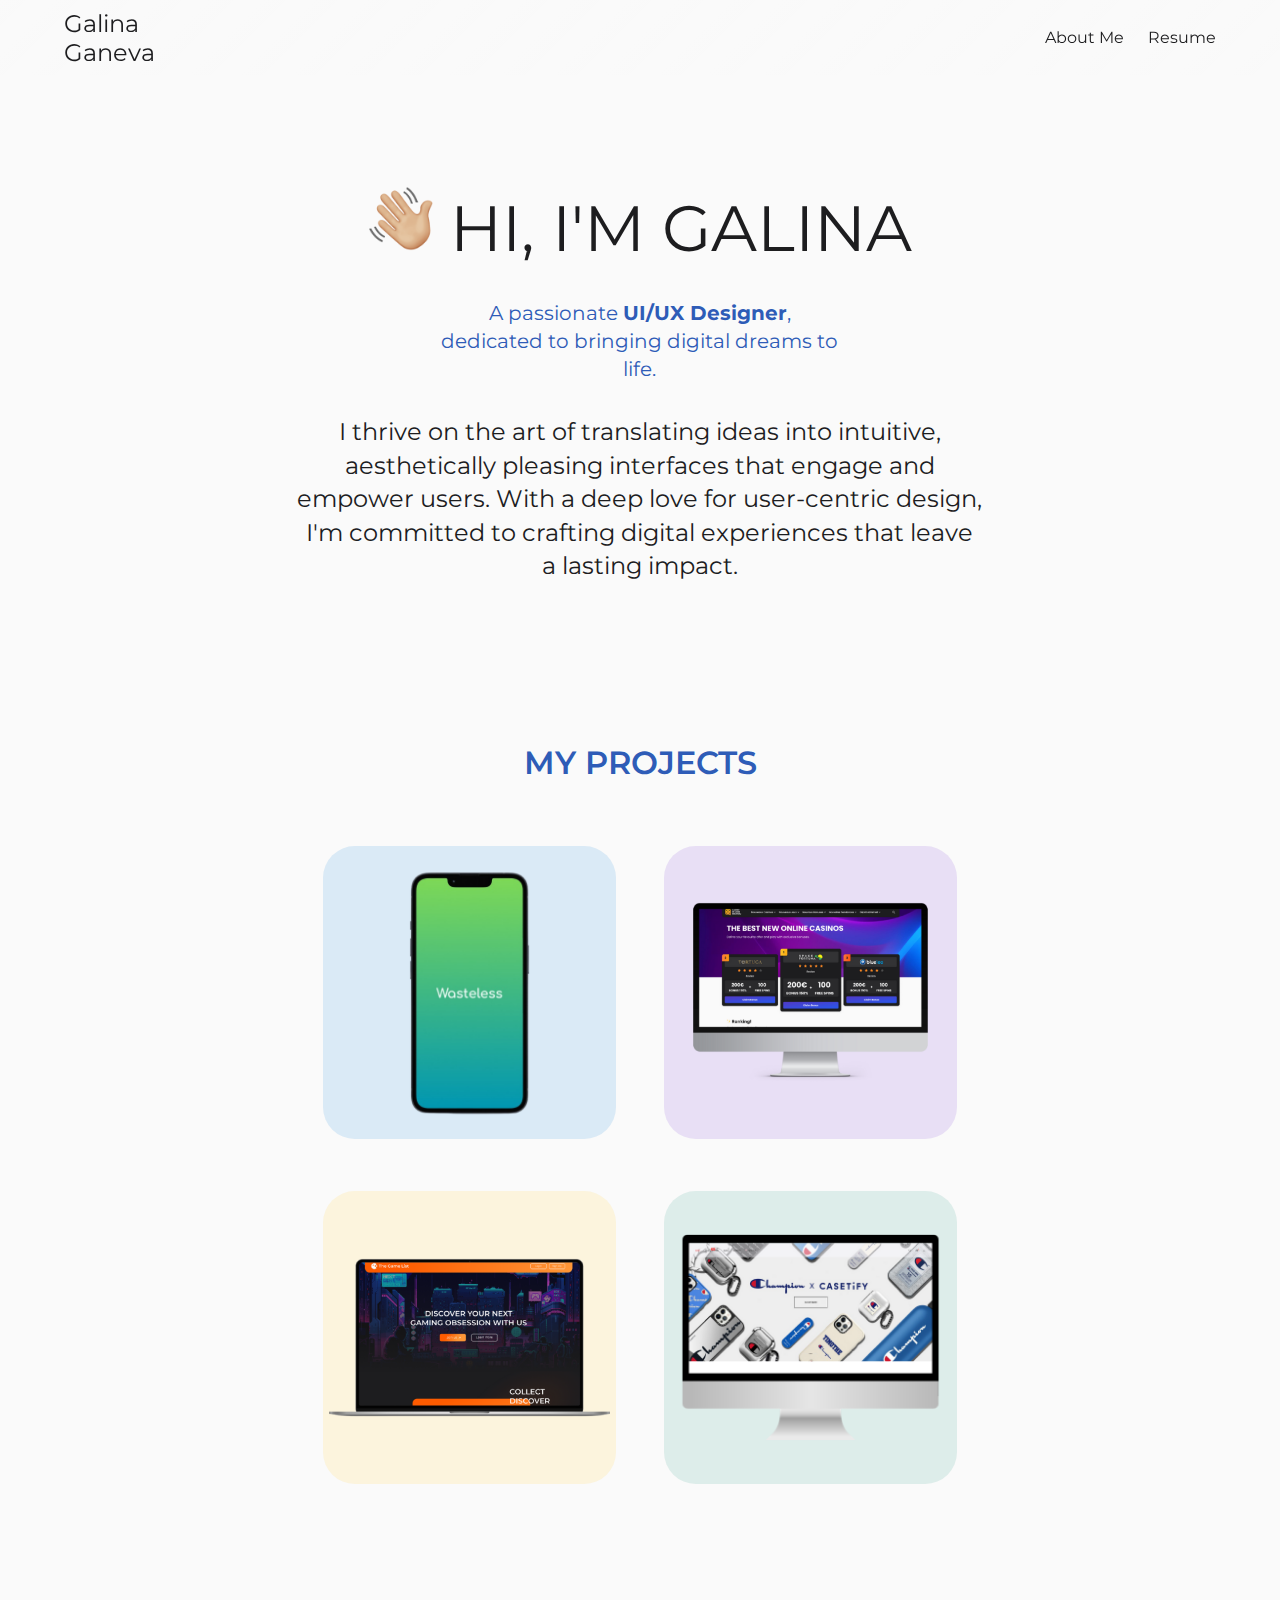
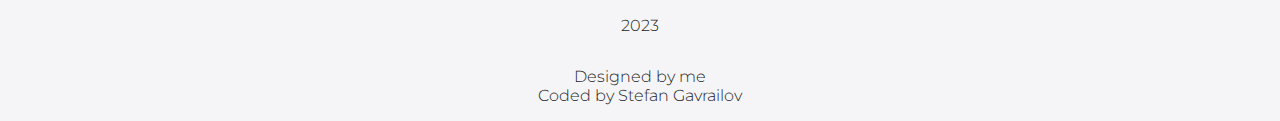
<file: index.html>
<!DOCTYPE html>
<html lang="en">
  <head>
    <meta charset="UTF-8" />
    <meta http-equiv="X-UA-Compatible" content="IE=edge" />
    <meta name="viewport" content="width=device-width, initial-scale=1.0" />
    <title>Galina Ganeva Portfolio</title>
    <link rel="stylesheet" href="css/general.css" />
    <link rel="stylesheet" href="css/header.css" />
    <link rel="stylesheet" href="css/footer.css" />

    <link rel="preconnect" href="https://fonts.googleapis.com" />
    <link rel="preconnect" href="https://fonts.gstatic.com" crossorigin />
    <link
      href="https://fonts.googleapis.com/css2?family=Montserrat:wght@300;400;500;600;700&display=swap"
      rel="stylesheet"
    />
    <script defer src="js/hidden.js"></script>
    <link rel="icon" href="imgs/favicon.ico" />
  </head>
  <body>
    <!-- Header -->
    <header class="header glass">
      <div class="left-section">
        <div class="gg-logo">
          <a class="gg-link" href="index.html">Galina<br />Ganeva</a>
        </div>
      </div>
      <div class="right-section">
        <ul class="list">
          <li><a href="about.html">About Me</a></li>
          <li>
            <a href="resume/GalinaGaneva_CV.pdf" target="_blank">Resume</a>
          </li>
        </ul>
      </div>
    </header>

    <!-- Main -->
    <main id="main-content">
      <!-- Title Section -->
      <section id="homepage-main">
        <h1>
          <span
            ><img
              class="icon-main"
              src="imgs/wavingEmoji.png"
              alt="Waving Emoji"
          /></span>
          HI, I'M GALINA
        </h1>
        <div class="homepage-title">
          <h2 class="main-title-subtext">
            A passionate <span class="subtext-bold">UI/UX Designer</span>,
            dedicated to bringing digital dreams to life.
          </h2>
        </div>
        <h2 class="homepage-title-desc">
          I thrive on the art of translating ideas into intuitive, aesthetically
          pleasing interfaces that engage and empower users. With a deep love
          for user-centric design, I'm committed to crafting digital experiences
          that leave a lasting impact.
        </h2>
      </section>
      <!-- Projects Section -->
      <section id="homepage-projects">
        <h2 class="homepage-projects-title">MY PROJECTS</h2>
        <div class="projects-container">
          <!-- Row 1 -->
          <div class="projects-row">
            <!-- Item 1 -->
            <div class="project-item">
              <img src="imgs/project-wasteless.png" alt="Project Icon" />
              <a href="project-wasteless.html">
                <div class="project-item-overlay">
                  <h3 class="overlay-year">2023</h3>
                  <div class="overlay-container">
                    <h2>Wasteless App</h2>
                    <h3>
                      App that tracks expiration dates of food in your home
                    </h3>
                  </div>
                </div>
              </a>
            </div>
            <!-- Item 2 -->
            <div class="project-item">
              <img src="imgs/seo/project-seo.png" alt="Project Icon" />
              <a href="project-seo.html">
                <div class="project-item-overlay">
                  <h3 class="overlay-year">2023</h3>
                  <div class="overlay-container">
                    <h2>Casino En Ligne Nouveau</h2>
                    <h3>
                      A website where you can find detailed ratings and reviews
                      of various casinos
                    </h3>
                  </div>
                </div>
              </a>
            </div>
          </div>
          <!-- Row 2 -->
          <div class="projects-row">
            <!-- Item 1 -->
            <div class="project-item">
              <img src="imgs/vglProject/project-vgl.png" alt="Project Icon" />
              <a href="project-vgl.html">
                <div class="project-item-overlay">
                  <h3 class="overlay-year">2023</h3>
                  <div class="overlay-container">
                    <h2>The Game List</h2>
                    <h3>
                      Gaming hub that empowers enthusiasts to track their played
                      games
                    </h3>
                  </div>
                </div>
              </a>
            </div>
            <!-- Item 2 -->
            <div class="project-item">
              <img src="imgs/project-casetify.png" alt="Project Icon" />
              <a href="project-casetify.html">
                <div class="project-item-overlay">
                  <h3 class="overlay-year">2022</h3>
                  <div class="overlay-container">
                    <h2>Casetify<br />Home Page Redesign</h2>
                    <h3>Fresh and modern redesign of the Casetify Home Page</h3>
                  </div>
                </div>
              </a>
            </div>
          </div>
        </div>
      </section>
    </main>

    <!-- Footer -->
    <footer class="footer">
      <div class="middle-section">
        <div class="contact-container">
          <a class="footer-text">2023</a>
        </div>
        <div class="credit-container">
          <p class="footer-text">Designed by me</p>
          <p class="footer-text">
            Coded by
            <a
              class="footer-click"
              href="https://github.com/Maglata"
              target="_blank"
              >Stefan Gavrailov</a
            >
          </p>
        </div>
      </div>
    </footer>
  </body>
</html>
</file>
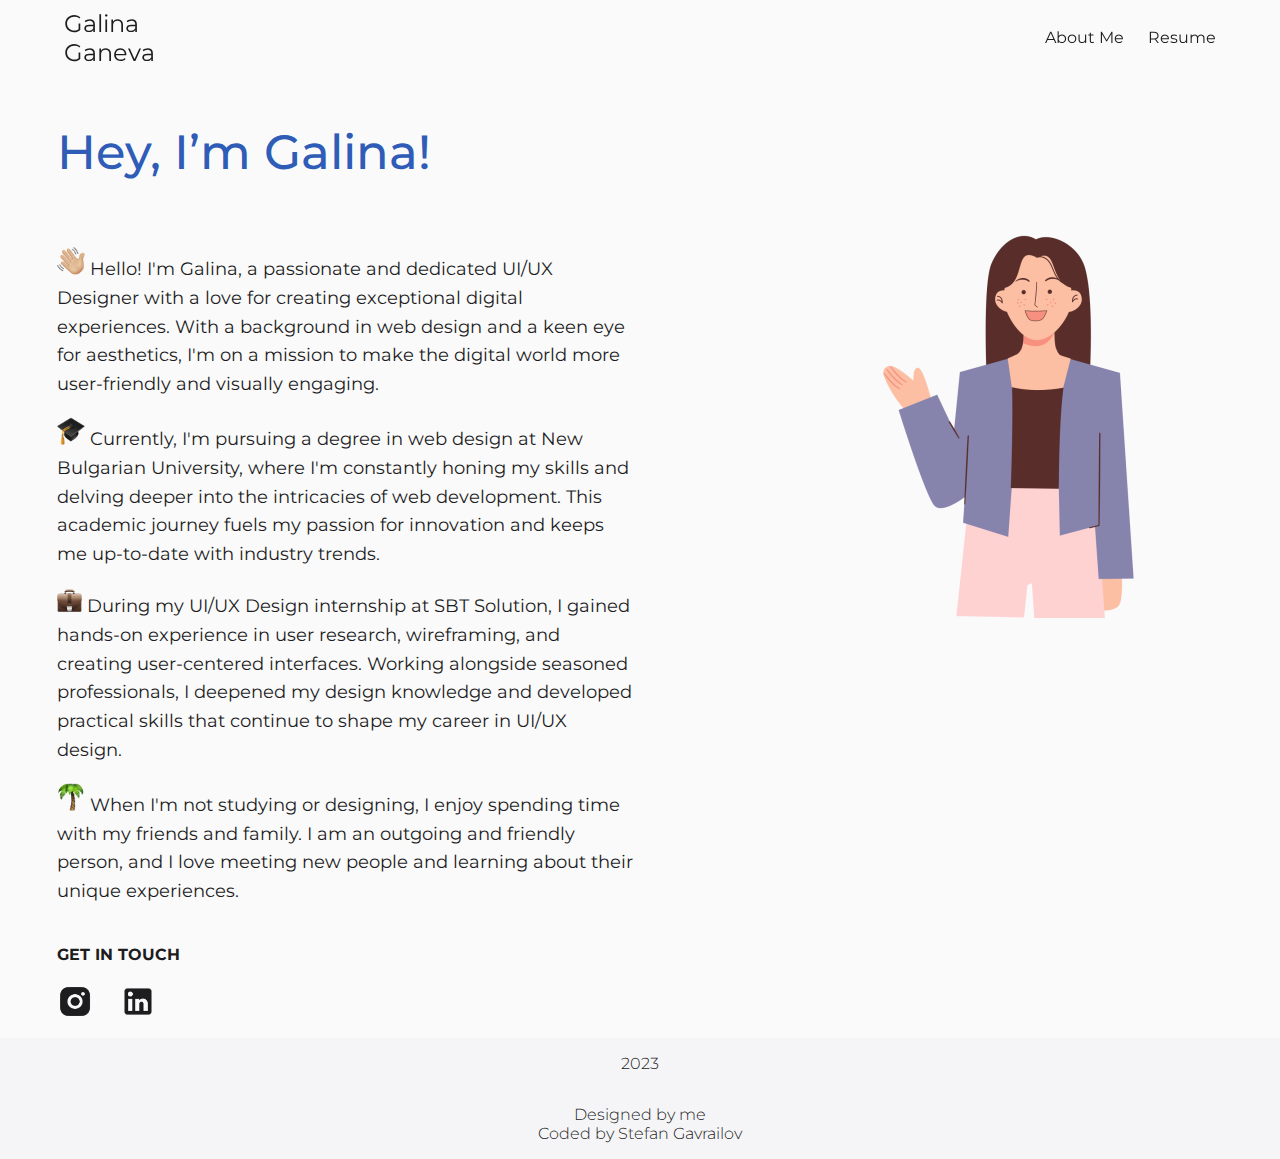
<file: about.html>
<!DOCTYPE html>
<html lang="en">
  <head>
    <meta charset="UTF-8" />
    <meta http-equiv="X-UA-Compatible" content="IE=edge" />
    <meta name="viewport" content="width=device-width, initial-scale=1.0" />
    <title>Galina Ganeva Portfolio</title>
    <link rel="stylesheet" href="css/about.css" />
    <link rel="stylesheet" href="css/header.css" />
    <link rel="stylesheet" href="css/footer.css" />

    <link rel="preconnect" href="https://fonts.googleapis.com" />
    <link rel="preconnect" href="https://fonts.gstatic.com" crossorigin />
    <link
      href="https://fonts.googleapis.com/css2?family=Montserrat:wght@300;400;500;600;700&display=swap"
      rel="stylesheet"
    />
    <link rel="icon" href="imgs/favicon.ico" />
  </head>
  <body>
    <!-- Header -->
    <header class="header glass">
      <div class="left-section">
        <div class="gg-logo">
          <a class="gg-link" href="index.html">Galina<br>Ganeva</a>
        </div>
      </div>
      <div class="right-section">
        <ul class="list">
          <li><a href="about.html">About Me</a></li>
          <li>
            <a href="resume/GalinaGaneva_CV.pdf" target="_blank">Resume</a>
          </li>
        </ul>
      </div>
    </header>

    <!-- Main Content -->
    <main id="main-content">
      <div class="text-section">
        <p class="about-name">Hey, I’m Galina!</p>
        <!-- About Info -->
        <div class="about-info">
          <!-- About Text -->
          <div class="text-container">
            <p>
              <img
                class="text-icon"
                src="imgs/wavingEmoji.png"
                alt="Waving Hand Emoji"
              />
              Hello! I'm Galina, a passionate and dedicated UI/UX Designer with a love for creating exceptional digital experiences. With a background in web design and a keen eye for aesthetics, I'm on a mission to make the digital world more user-friendly and visually engaging.
            </p>
            <p>
              <img
                class="text-icon"
                src="imgs/graduation-cap.png"
                alt="Smiley Heart Icon"
              />
              Currently, I'm pursuing a degree in web design at New Bulgarian University, where I'm constantly honing my skills and delving deeper into the intricacies of web development. This academic journey fuels my passion for innovation and keeps me up-to-date with industry trends.
            </p>
            <?>
              <img
                class="text-icon test"
                src="imgs/briefcase.png"
                alt="Suitcase Icon"
              />
              During my UI/UX Design internship at SBT Solution, I gained hands-on experience in user research, wireframing, and creating user-centered interfaces. Working alongside seasoned professionals, I deepened my design knowledge and developed practical skills that continue to shape my career in UI/UX design.
          </p>
            <p>
              <img
                class="text-icon"
                src="imgs/palm-tree.png"
                alt="Palmtree Icon"
              />
              When I'm not studying or designing, I enjoy spending time with my
              friends and family. I am an outgoing and friendly person, and I
              love meeting new people and learning about their unique
              experiences.
            </p>
          </div>
          <!-- Character Icon -->
          <img
            class="img-character"
            src="imgs/character.webp"
            alt="A character waving"
          />
        </div>

        <h4 style="margin-bottom: 0.625em">GET IN TOUCH</h4>

        <!-- Get in Touch Section -->
        <div class="get-in-touch">
          <!-- Instagram Icon -->
          <div class="icon-container">
            <a
              class="test"
              href="https://www.instagram.com/lolisven/"
              target="_blank"
            >
              <img
                class="touch-icon"
                src="imgs/ri_instagram-fill.png"
                alt="Instagram Icon"
              />
            </a>
          </div>
          <!-- LinkedIn Icon -->
          <div class="icon-container">
            <a
              class="test"
              href="https://www.linkedin.com/in/galina-ganeva-91ab49225/"
              target="_blank"
            >
              <img
                class="touch-icon"
                src="imgs/mdi_linkedin.png"
                alt="LinkedIn Icon"
              />
            </a>
          </div>
        </div>
      </div>
    </main>

    <!-- Footer -->
    <footer class="footer">
      <div class="middle-section">
        <div class="contact-container">
          <a class="footer-text">2023</a>
        </div>
        <div class="credit-container">
          <p class="footer-text">Designed by me</p>
          <p class="footer-text">
            Coded by
            <a
              class="footer-click"
              href="https://github.com/Maglata"
              target="_blank"
              >Stefan Gavrailov</a
            >
          </p>
        </div>
      </div>
    </footer>
  </body>
</html>
</file>
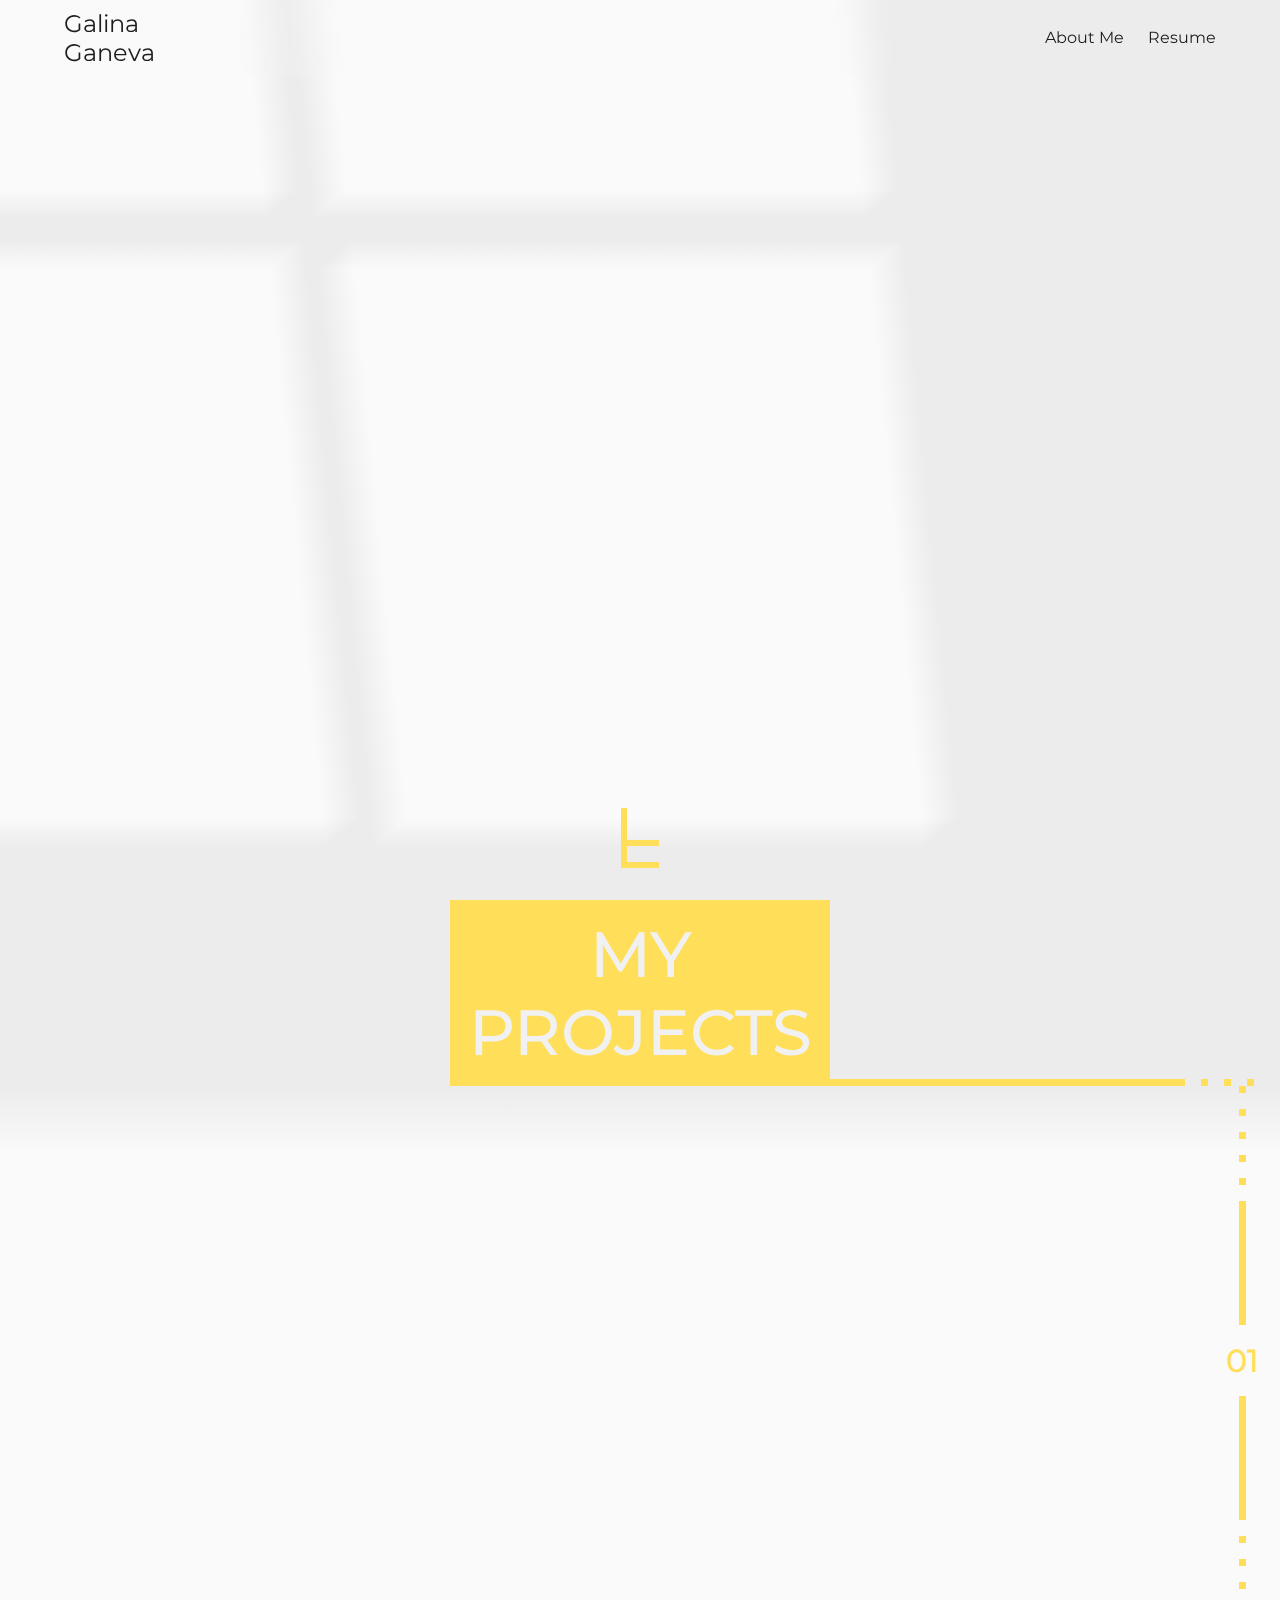
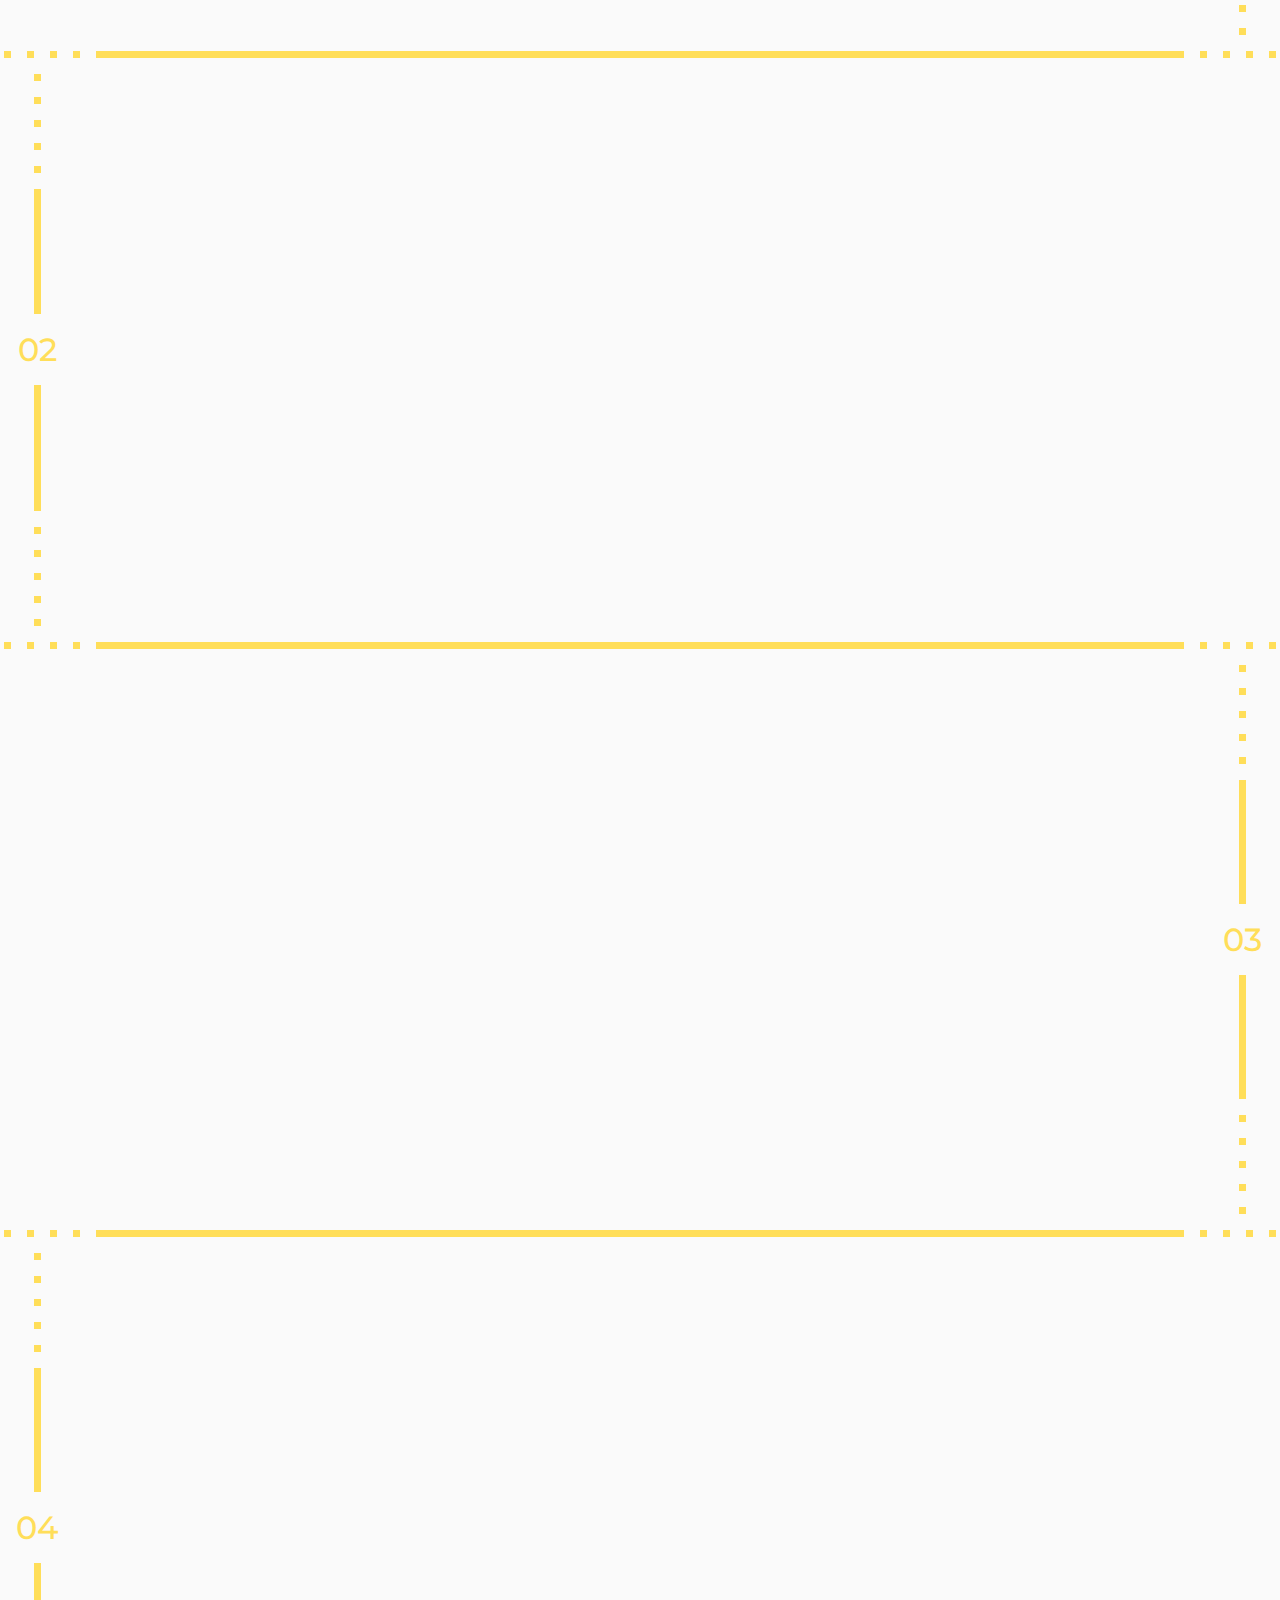
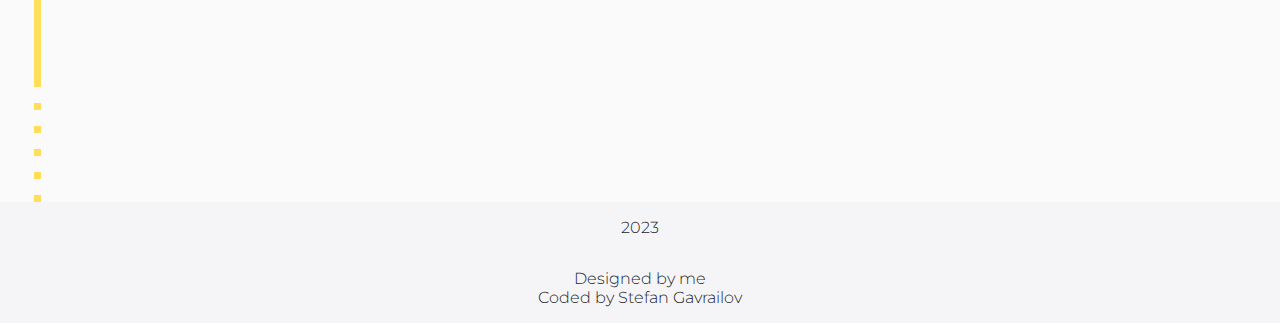
<file: oldHomepage.html>
<!DOCTYPE html>
<html lang="en">
  <head>
    <meta charset="UTF-8" />
    <meta http-equiv="X-UA-Compatible" content="IE=edge" />
    <meta name="viewport" content="width=device-width, initial-scale=1.0" />
    <title>Galina Ganeva Portfolio</title>
    <link rel="stylesheet" href="css/index.css" />
    <link rel="stylesheet" href="css/header.css" />
    <link rel="stylesheet" href="css/footer.css" />

    <link rel="preconnect" href="https://fonts.googleapis.com" />
    <link rel="preconnect" href="https://fonts.gstatic.com" crossorigin />
    <link
      href="https://fonts.googleapis.com/css2?family=Montserrat:wght@300;400;500;600;700&display=swap"
      rel="stylesheet"
    />
    <script defer src="js/hidden.js"></script>
    <link rel="icon" href="imgs/favicon.ico" />
  </head>
  <body>
    <img class="hero-background" src="imgs/background.png" alt="" />

    <!-- Header -->
    <header class="header glass">
      <div class="left-section">
        <div class="gg-logo">
          <a class="gg-link" href="index.html">Galina<br>Ganeva</a>
        </div>
      </div>
      <div class="right-section">
        <ul class="list">
          <li><a href="about.html">About Me</a></li>
          <li>
            <a href="resume/GalinaGaneva_CV.pdf" target="_blank">Resume</a>
          </li>
        </ul>
      </div>
    </header>

    <!-- Main -->
    <main id="main-content">
      <!-- First Section -->
      <section class="first-section transparent">
        <div id="hero-section" class="transparent">
          <div class="hero-text hidden-left">
            <p class="hero-title">
              <span style="background-color: #fafafa">HI, I'M </span>
              <span class="hero-name">GALINA</span>
            </p>
          </div>
          <p class="hero-desc hidden-left">
            A web design student and an aspiring designer
          </p>
          <div class="empty-background hidden-right"></div>
          <div class="hero-portfolio hidden-right">
            <p class="hero-portfolio-text">MY PORT FOLIO</p>
          </div>
        </div>
        <!-- Arrows -->
        <a href="#second-section" class="arrow-container">
          <i class="arrow-down"></i>
          <i class="arrow-down"></i>
        </a>
      </section>

      <!-- My Projects -->
      <div class="project-text-container">
        <div class="empty"></div>
        <div class="projects-text">MY PROJECTS</div>
        <!-- Separation Line -->
        <div class="projects-line">
          <div class="my-projects-line"></div>
          <div class="square"></div>
          <div class="square"></div>
          <div class="square"></div>
        </div>
      </div>

      <!-- Second Section Wasteless -->
      <section id="second-section" class="project-section second-section">
        <!-- Project Container -->
        <div class="item-section hidden-left">
          <div class="project-container">
            <!-- Image -->
            <div class="project-img">
              <a href="project-wasteless.html"
                ><img
                  class="project-picture"
                  src="imgs/project4.png"
                  alt="First Project Picture"
              /></a>
            </div>
            <!-- Text -->
            <div class="project-text">
              <p class="project-year">2023</p>
              <div class="project-content">
                <a class="project-title" href="project-wasteless.html"
                  >Wasteless App</a
                >
                <p class="project-desc">
                  App that tracks expiration dates of food in your home
                </p>
                <a class="view-project" href="project-wasteless.html"
                  >View Project</a
                >
              </div>
            </div>
          </div>
        </div>
        <!-- Project Number Line -->
        <div class="project-number-container">
          <div class="project-square"></div>
          <div class="project-square"></div>
          <div class="project-square"></div>
          <div class="project-square"></div>
          <div class="project-square"></div>
          <div class="project-line"></div>
          <div class="project-number">01</div>
          <div class="project-line"></div>
          <div class="project-square"></div>
          <div class="project-square"></div>
          <div class="project-square"></div>
          <div class="project-square"></div>
          <div class="project-square"></div>
        </div>
      </section>

      <!-- Separation Line -->
      <div class="separation-line">
        <div class="square"></div>
        <div class="square"></div>
        <div class="square"></div>
        <div class="square"></div>
        <div class="line"></div>
        <div class="square"></div>
        <div class="square"></div>
        <div class="square"></div>
        <div class="square"></div>
      </div>

      <!-- Third Section Casetify -->
      <section id="third-section" class="project-section third-section">
        <!-- Project Container -->
        <div class="item-section hidden-right">
          <div class="project-container">
            <!-- Image -->
            <div class="project-img">
              <a href="project-casetify.html"
                ><img
                  class="project-picture"
                  src="imgs/project1.png"
                  alt="First Project Picture"
              /></a>
            </div>
            <!-- Text -->
            <div class="project-text">
              <p class="project-year">2022</p>
              <div class="project-content">
                <a class="project-title" href="project-casetify.html"
                  >Casetify Home Page Redesign</a
                >
                <p class="project-desc">
                  Fresh and modern redesign of the Casetify Home Page
                </p>
                <a class="view-project" href="project-casetify.html"
                  >View Project</a
                >
              </div>
            </div>
          </div>
        </div>
        <!-- Project Number Line -->
        <div class="project-number-container">
          <div class="project-square"></div>
          <div class="project-square"></div>
          <div class="project-square"></div>
          <div class="project-square"></div>
          <div class="project-square"></div>
          <div class="project-line"></div>
          <div class="project-number">02</div>
          <div class="project-line"></div>
          <div class="project-square"></div>
          <div class="project-square"></div>
          <div class="project-square"></div>
          <div class="project-square"></div>
          <div class="project-square"></div>
        </div>
      </section>

      <!-- Separation Line -->
      <div class="separation-line">
        <div class="square"></div>
        <div class="square"></div>
        <div class="square"></div>
        <div class="square"></div>
        <div class="line"></div>
        <div class="square"></div>
        <div class="square"></div>
        <div class="square"></div>
        <div class="square"></div>
      </div>

      <!-- Fourth Section Spotify -->
      <section id="fourth-section" class="project-section fourth-section">
        <!-- Project Container -->
        <div class="item-section hidden-left">
          <div class="project-container">
            <!-- Image -->
            <div class="project-img">
              <a href="project-spotify.html"
                ><img
                  class="project-picture"
                  src="imgs/project2.png"
                  alt="Second Project Picture"
              /></a>
            </div>
            <!-- Text -->
            <div class="project-text">
              <p class="project-year">2023</p>
              <div class="project-content">
                <a href="project-spotify.html" class="project-title"
                  >Spotify Home Screen Redesign</a
                >
                <p class="project-desc">
                  A version of the current Spotify home screen that simpifies
                  the user flow
                </p>
                <a class="view-project" href="project-spotify.html"
                  >View Project</a
                >
              </div>
            </div>
          </div>
        </div>
        <!-- Project Number Line -->
        <div class="project-number-container">
          <div class="project-square"></div>
          <div class="project-square"></div>
          <div class="project-square"></div>
          <div class="project-square"></div>
          <div class="project-square"></div>
          <div class="project-line"></div>
          <div class="project-number">03</div>
          <div class="project-line"></div>
          <div class="project-square"></div>
          <div class="project-square"></div>
          <div class="project-square"></div>
          <div class="project-square"></div>
          <div class="project-square"></div>
        </div>
      </section>

      <!-- Separation Line -->
      <div class="separation-line">
        <div class="square"></div>
        <div class="square"></div>
        <div class="square"></div>
        <div class="square"></div>
        <div class="line"></div>
        <div class="square"></div>
        <div class="square"></div>
        <div class="square"></div>
        <div class="square"></div>
      </div>

      <!-- Fifth Section Bisc-Fit -->
      <section class="project-section third-section">
        <!-- Project Container -->
        <div class="item-section hidden-right">
          <div class="project-container">
            <!-- Image -->
            <div class="project-img">
              <a href="project-biscfit.html"
                ><img
                  class="project-picture"
                  src="imgs/project3.png"
                  alt="First Project Picture"
              /></a>
            </div>
            <!-- Text -->
            <div class="project-text">
              <p class="project-year">2023</p>
              <div class="project-content">
                <a class="project-title" href="project-biscfit.html"
                  >Bisc-Fit</a
                >
                <p class="project-desc">Healthy and tasty cookie brand</p>
                <a class="view-project" href="project-biscfit.html"
                  >View Project</a
                >
              </div>
            </div>
          </div>
        </div>
        <!-- Project Number Line -->
        <div class="project-number-container">
          <div class="project-square"></div>
          <div class="project-square"></div>
          <div class="project-square"></div>
          <div class="project-square"></div>
          <div class="project-square"></div>
          <div class="project-line"></div>
          <div class="project-number">04</div>
          <div class="project-line"></div>
          <div class="project-square"></div>
          <div class="project-square"></div>
          <div class="project-square"></div>
          <div class="project-square"></div>
          <div class="project-square"></div>
        </div>
      </section>
    </main>

    <!-- Footer -->
    <footer class="footer">
      <div class="middle-section">
        <div class="contact-container">
          <a class="footer-text">2023</a>
        </div>
        <div class="credit-container">
          <p class="footer-text">Designed by me</p>
          <p class="footer-text">
            Coded by
            <a
              class="footer-click"
              href="https://github.com/Maglata"
              target="_blank"
              >Stefan Gavrailov</a
            >
          </p>
        </div>
      </div>
    </footer>
  </body>
</html>
</file>
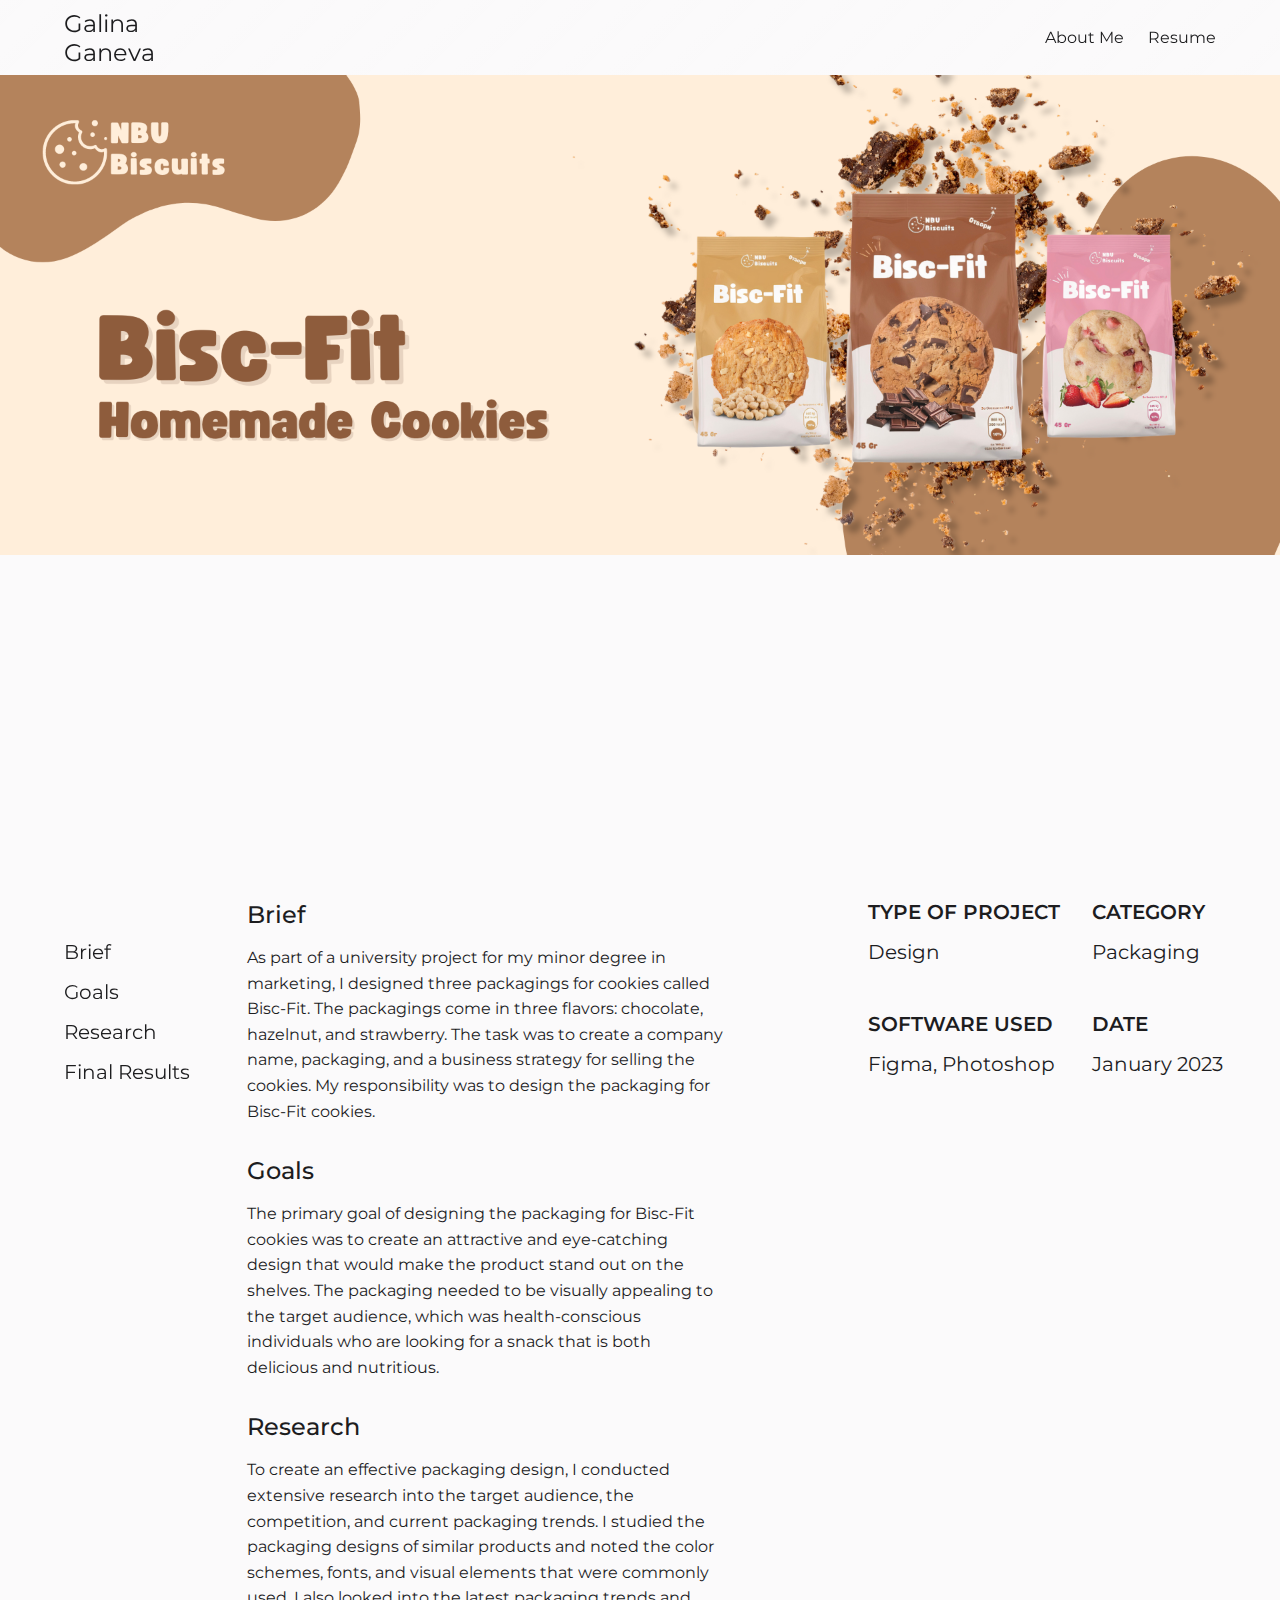
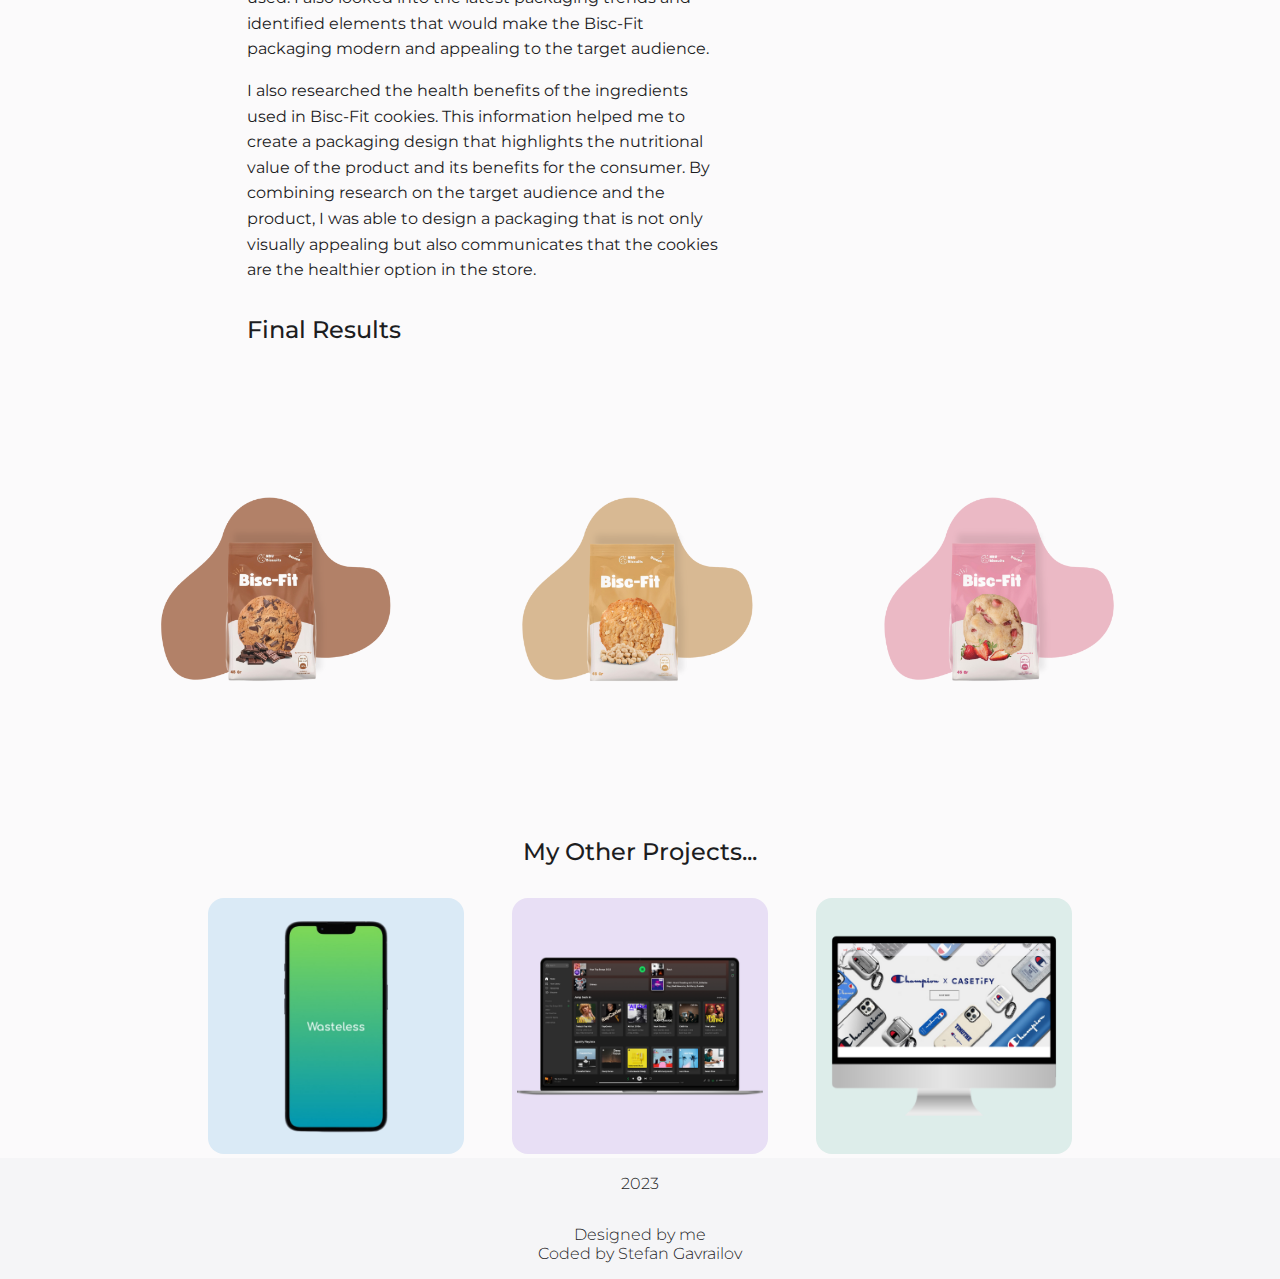
<file: project-biscfit.html>
<!DOCTYPE html>
<html lang="en">
  <head>
    <meta charset="UTF-8" />
    <meta http-equiv="X-UA-Compatible" content="IE=edge" />
    <meta name="viewport" content="width=device-width, initial-scale=1.0" />
    <title>Bisc-Fit Design</title>
    <link rel="stylesheet" href="css/header.css" />
    <link rel="stylesheet" href="css/project3.css" />
    <link rel="stylesheet" href="css/navbar.css" />
    <link rel="stylesheet" href="css/other-projects.css" />
    <link rel="stylesheet" href="css/footer.css" />

    <script defer src="js/header-adjustment.js"></script>

    <link rel="preconnect" href="https://fonts.googleapis.com" />
    <link rel="preconnect" href="https://fonts.gstatic.com" crossorigin />
    <link
      href="https://fonts.googleapis.com/css2?family=Montserrat:wght@300;400;500;600;700&display=swap"
      rel="stylesheet"
    />
    <link rel="icon" href="imgs/favicon.ico" />
  </head>
  <body>
    <!-- Header -->
    <header class="header glass">
      <div class="left-section">
        <div class="gg-logo">
          <a class="gg-link" href="index.html">Galina<br>Ganeva</a>
        </div>
      </div>
      <div class="right-section">
        <ul class="list">
          <li><a href="about.html">About Me</a></li>
          <li>
            <a href="resume/GalinaGaneva_CV.pdf" target="_blank">Resume</a>
          </li>
        </ul>
      </div>
    </header>
    <!-- Main Page -->
    <main id="main-page">
      <!-- Opening Section -->
      <section id="first-section">
        <div class="project-background">
          <img
            class="project-background-img"
            src="imgs/project3-background.png"
            alt="Project Background"
          />
        </div>
      </section>
      <!-- Sticky Navbar -->
      <nav id="navbar">
        <a href="#section-brief">Brief</a>
        <a href="#section-goals">Goals</a>
        <a href="#section-research">Research</a>
        <a href="#section-finalresults">Final Results</a>
      </nav>
      <!-- Text Section -->
      <section id="second-section">
        <!-- Project Info -->
        <div class="project-info">
          <!-- Col 1 -->
          <div class="project-col">
            <!-- Type of Product -->
            <div class="info-container">
              <p class="info-title">TYPE OF PROJECT</p>
              <p class="info-content">Design</p>
            </div>
            <!-- Software Used -->
            <div class="info-container">
              <p class="info-title">SOFTWARE USED</p>
              <p class="info-content">Figma, Photoshop</p>
            </div>
          </div>
          <!-- Col 2 -->
          <div class="project-col">
            <!-- Category -->
            <div class="info-container">
              <p class="info-title">CATEGORY</p>
              <p class="info-content">Packaging</p>
            </div>

            <!-- Date -->
            <div class="info-container">
              <p class="info-title">DATE</p>
              <p class="info-content">January 2023</p>
            </div>
          </div>
        </div>
        <!-- Project Text -->
        <div class="project-text">
          <!-- Brief -->
          <div id="section-brief" class="project-text-section">
            <div class="section-title">Brief</div>
            <div class="section-text">
              <p>
                As part of a university project for my minor degree in
                marketing, I designed three packagings for cookies called
                Bisc-Fit. The packagings come in three flavors: chocolate,
                hazelnut, and strawberry. The task was to create a company name,
                packaging, and a business strategy for selling the cookies. My
                responsibility was to design the packaging for Bisc-Fit cookies.
              </p>
            </div>
          </div>
          <!-- Goals -->
          <div id="section-goals" class="project-text-section">
            <div class="section-title">Goals</div>
            <div class="section-text">
              <p>
                The primary goal of designing the packaging for Bisc-Fit cookies
                was to create an attractive and eye-catching design that would
                make the product stand out on the shelves. The packaging needed
                to be visually appealing to the target audience, which was
                health-conscious individuals who are looking for a snack that is
                both delicious and nutritious.
              </p>
            </div>
          </div>
          <!-- Research -->
          <div id="section-research" class="project-text-section">
            <div class="section-title">Research</div>
            <div class="section-text">
              <p style="padding-bottom: 0">
                To create an effective packaging design, I conducted extensive
                research into the target audience, the competition, and current
                packaging trends. I studied the packaging designs of similar
                products and noted the color schemes, fonts, and visual elements
                that were commonly used. I also looked into the latest packaging
                trends and identified elements that would make the Bisc-Fit
                packaging modern and appealing to the target audience.
              </p>
              <p>
                I also researched the health benefits of the ingredients used in
                Bisc-Fit cookies. This information helped me to create a
                packaging design that highlights the nutritional value of the
                product and its benefits for the consumer. By combining research
                on the target audience and the product, I was able to design a
                packaging that is not only visually appealing but also
                communicates that the cookies are the healthier option in the
                store.
              </p>
            </div>
          </div>
          <!-- Final Results -->
          <div id="section-finalresults" class="project-text-section">
            <div class="section-title">Final Results</div>
          </div>
        </div>
      </section>
      <!-- Final Results Section -->
      <section id="third-section">
        <div class="image-container">
          <img
            class="result-img"
            src="imgs/project3-result1.png"
            alt="Final Result One"
          />
        </div>
        <div class="image-container">
          <img
            class="result-img"
            src="imgs/project3-result2.png"
            alt="Final Result One"
          />
        </div>
        <div class="image-container">
          <img
            class="result-img"
            src="imgs/project3-result3.png"
            alt="Final Result One"
          />
        </div>
      </section>
      <!-- Other Projects Section -->
      <section class="other-projects-section">
        <!-- Text Part -->
        <div class="section-title other-projects-text">
          My Other Projects...
        </div>
        <!-- Images Part -->
        <div class="other-projects-imgs-container">
          <a href="project-wasteless.html"
            ><img
              class="other-project-picture"
              src="imgs/project-wasteless.png"
              alt="First Project Picture"
          /></a>
          <a href="project-spotify.html"
            ><img
              class="other-project-picture"
              src="imgs/project-spotify.png"
              alt="Second Project Picture"
          /></a>
          <a href="project-casetify.html"
            ><img
              class="other-project-picture"
              src="imgs/project-casetify.png"
              alt="Third Project Picture"
          /></a>
        </div>
      </section>
    </main>
    <!-- Footer -->
    <footer class="footer">
      <div class="middle-section">
        <div class="contact-container">
          <a class="footer-text">2023</a>
        </div>
        <div class="credit-container">
          <p class="footer-text">Designed by me</p>
          <p class="footer-text">
            Coded by
            <a
              class="footer-click"
              href="https://github.com/Maglata"
              target="_blank"
              >Stefan Gavrailov</a
            >
          </p>
        </div>
      </div>
    </footer>
  </body>
</html>
</file>
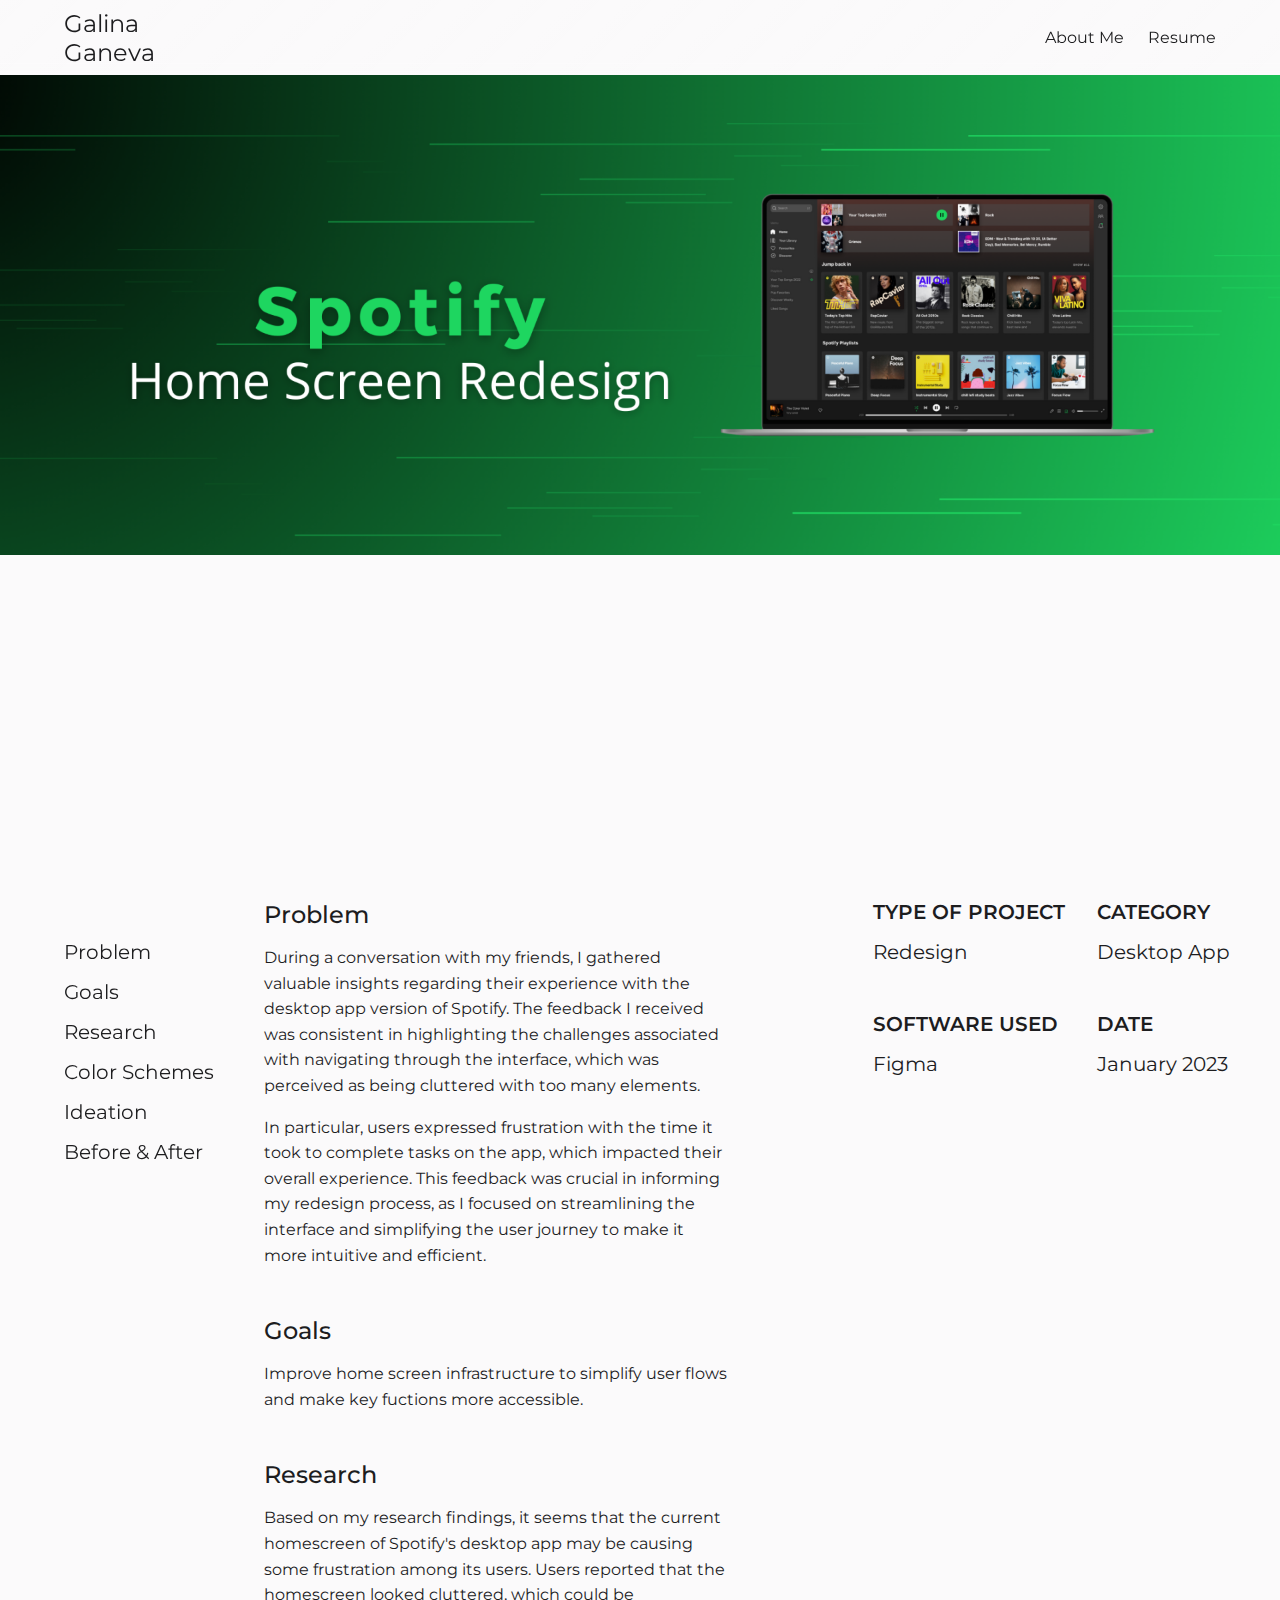
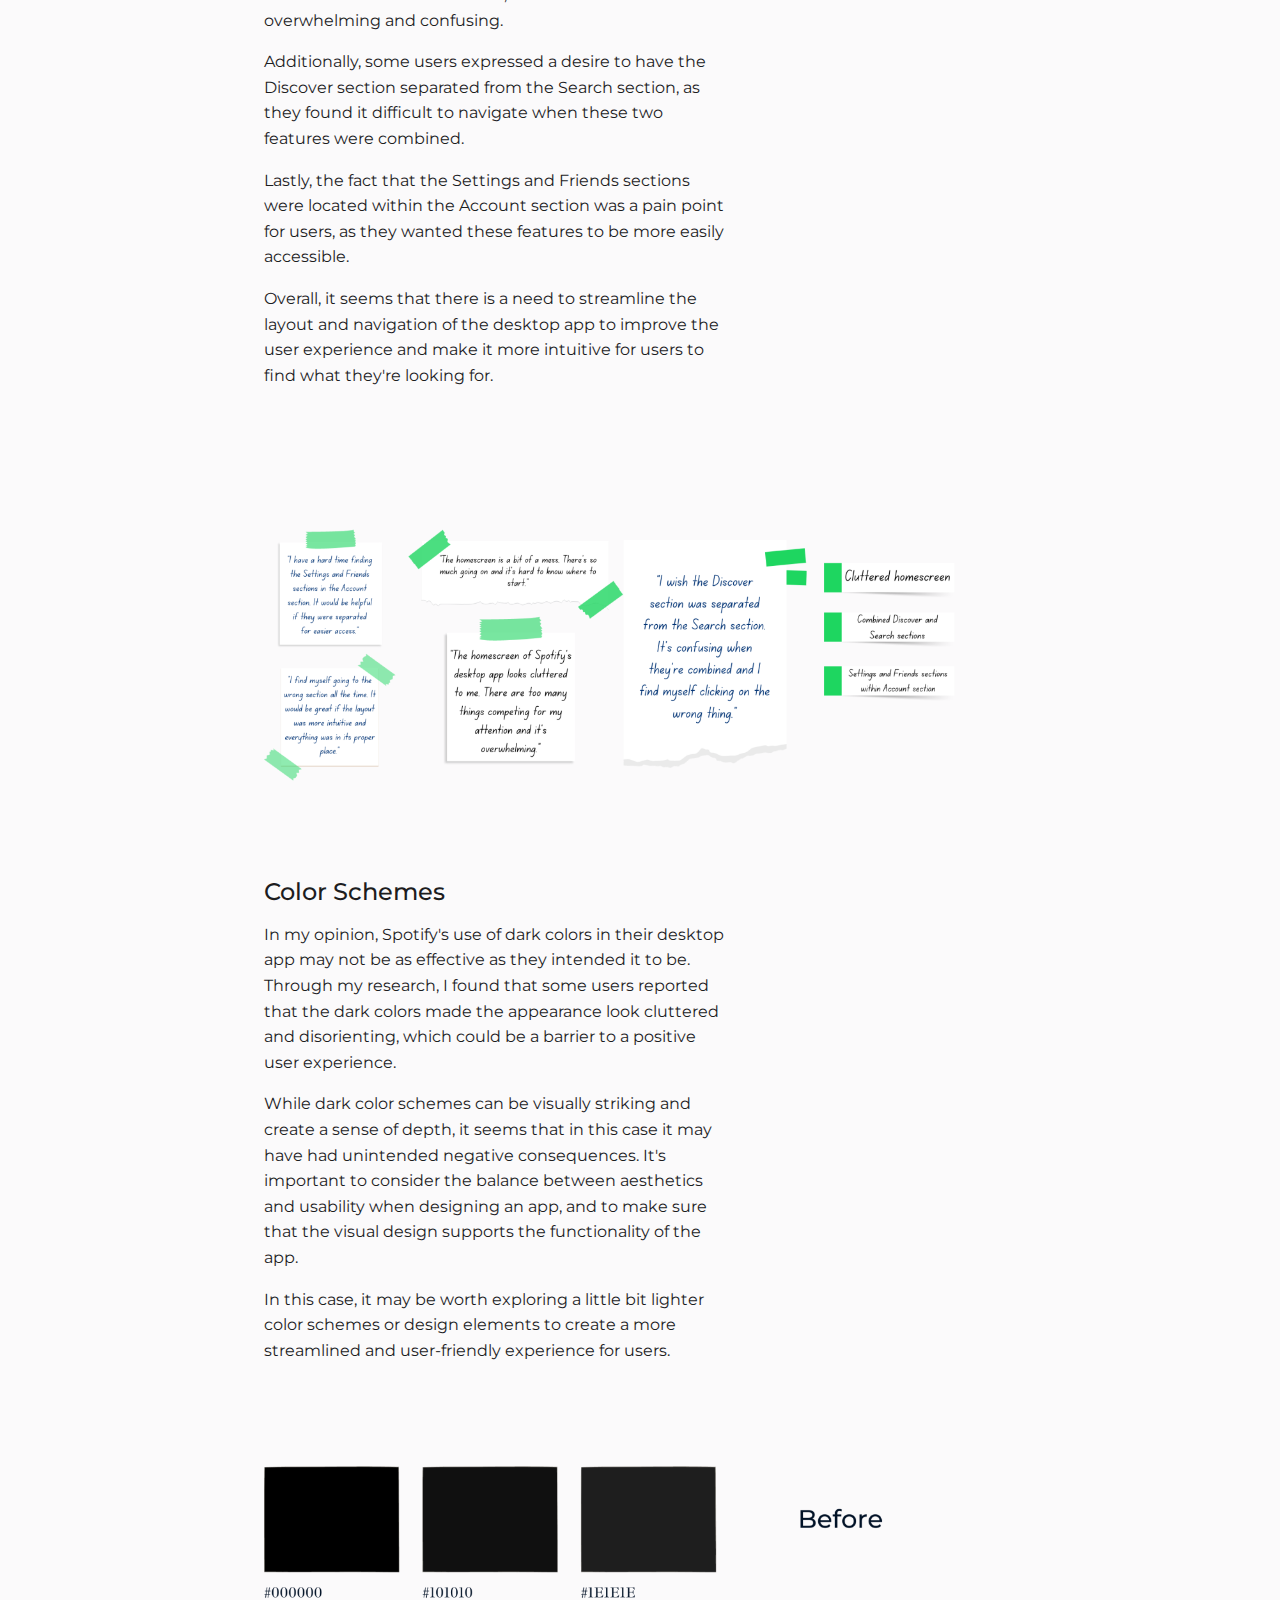
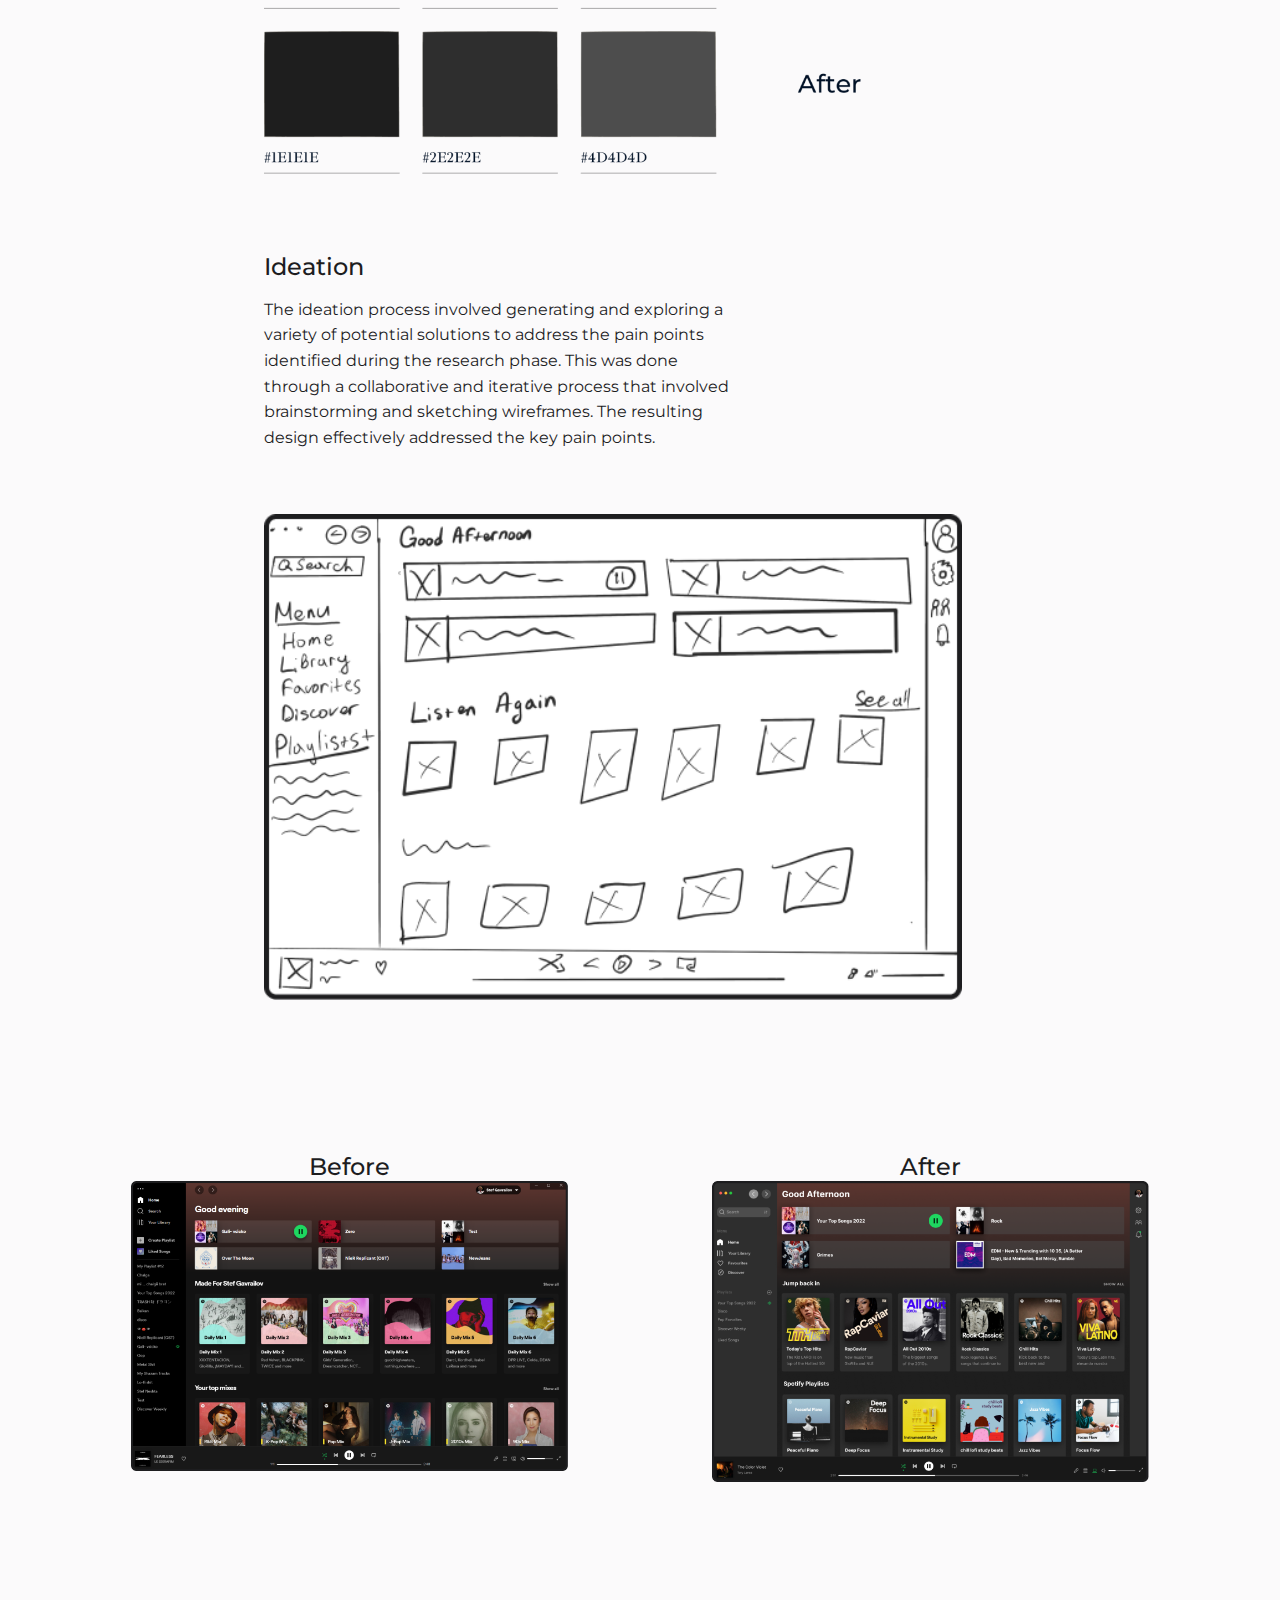
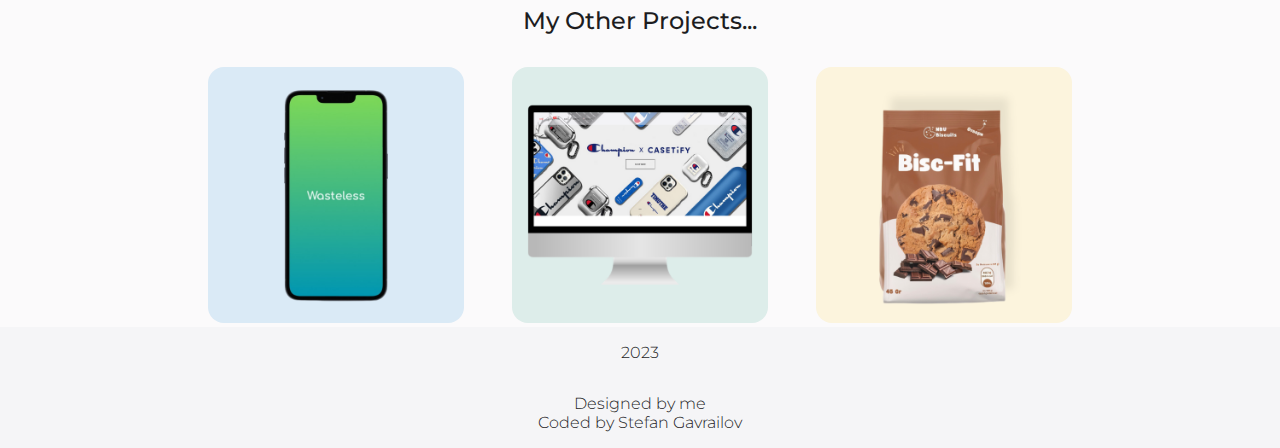
<file: project-spotify.html>
<!DOCTYPE html>
<html lang="en">
  <head>
    <meta charset="UTF-8" />
    <meta http-equiv="X-UA-Compatible" content="IE=edge" />
    <meta name="viewport" content="width=device-width, initial-scale=1.0" />
    <title>Spotify Redesign</title>
    <link rel="stylesheet" href="css/header.css" />
    <link rel="stylesheet" href="css/project2.css" />
    <link rel="stylesheet" href="css/navbar.css" />
    <link rel="stylesheet" href="css/other-projects.css" />
    <link rel="stylesheet" href="css/footer.css" />

    <script defer src="js/header-adjustment.js"></script>

    <link rel="preconnect" href="https://fonts.googleapis.com" />
    <link rel="preconnect" href="https://fonts.gstatic.com" crossorigin />
    <link
      href="https://fonts.googleapis.com/css2?family=Montserrat:wght@300;400;500;600;700&display=swap"
      rel="stylesheet"
    />
    <link rel="icon" href="imgs/favicon.ico" />
  </head>
  <body>
    <!-- Header -->
    <header class="header glass">
      <div class="left-section">
        <div class="gg-logo">
          <a class="gg-link" href="index.html">Galina<br>Ganeva</a>
        </div>
      </div>
      <div class="right-section">
        <ul class="list">
          <li><a href="about.html">About Me</a></li>
          <li>
            <a href="resume/GalinaGaneva_CV.pdf" target="_blank">Resume</a>
          </li>
        </ul>
      </div>
    </header>
    <!-- Main Page -->
    <main id="main-page">
      <!-- Opening Section -->
      <section id="first-section">
        <div class="project-background">
          <img
            class="project-background-img"
            src="imgs/project2-background.png"
            alt="Project Background"
          />
        </div>
      </section>
      <!-- Sticky Navbar -->
      <nav id="navbar">
        <a href="#section-problem">Problem</a>
        <a href="#section-goals">Goals</a>
        <a href="#section-research">Research</a>
        <a href="#section-color-schemes">Color Schemes</a>
        <a href="#section-ideation">Ideation</a>
        <a href="#third-section">Before & After</a>
      </nav>
      <!-- Text Section -->
      <section id="second-section">
        <!-- Project Info -->
        <div class="project-info">
          <!-- Col 1 -->
          <div class="project-col">
            <!-- Type of Product -->
            <div class="info-container">
              <p class="info-title">TYPE OF PROJECT</p>
              <p class="info-content">Redesign</p>
            </div>
            <!-- Software Used -->
            <div class="info-container">
              <p class="info-title">SOFTWARE USED</p>
              <p class="info-content">Figma</p>
            </div>
          </div>
          <!-- Col 2 -->
          <div class="project-col">
            <!-- Category -->
            <div class="info-container">
              <p class="info-title">CATEGORY</p>
              <p class="info-content">Desktop App</p>
            </div>

            <!-- Date -->
            <div class="info-container">
              <p class="info-title">DATE</p>
              <p class="info-content">January 2023</p>
            </div>
          </div>
        </div>
        <!-- Project Text -->
        <div class="project-text">
          <!-- Problem -->
          <div id="section-problem" class="project-text-section">
            <!-- Title -->
            <div class="section-title">Problem</div>
            <!-- Text Section -->
            <div class="section-text">
              <p style="padding-bottom: 0">
                During a conversation with my friends, I gathered valuable
                insights regarding their experience with the desktop app version
                of Spotify. The feedback I received was consistent in
                highlighting the challenges associated with navigating through
                the interface, which was perceived as being cluttered with too
                many elements.
              </p>
              <p>
                In particular, users expressed frustration with the time it took
                to complete tasks on the app, which impacted their overall
                experience. This feedback was crucial in informing my redesign
                process, as I focused on streamlining the interface and
                simplifying the user journey to make it more intuitive and
                efficient.
              </p>
            </div>
          </div>
          <!-- Goals -->
          <div id="section-goals" class="project-text-section">
            <!-- Title -->
            <div class="section-title">Goals</div>
            <!-- Text Section -->
            <div class="section-text">
              <p>
                Improve home screen infrastructure to simplify user flows and
                make key fuctions more accessible.
              </p>
            </div>
          </div>
          <!-- Research -->
          <div id="section-research" class="project-text-section">
            <!-- Title -->
            <div class="section-title">Research</div>
            <!-- Text Section -->
            <div class="section-text">
              <p style="padding-bottom: 0">
                Based on my research findings, it seems that the current
                homescreen of Spotify's desktop app may be causing some
                frustration among its users. Users reported that the homescreen
                looked cluttered, which could be overwhelming and confusing.
              </p>
              <p style="padding-bottom: 0">
                Additionally, some users expressed a desire to have the Discover
                section separated from the Search section, as they found it
                difficult to navigate when these two features were combined.
              </p>
              <p style="padding-bottom: 0">
                Lastly, the fact that the Settings and Friends sections were
                located within the Account section was a pain point for users,
                as they wanted these features to be more easily accessible.
              </p>
              <p>
                Overall, it seems that there is a need to streamline the layout
                and navigation of the desktop app to improve the user experience
                and make it more intuitive for users to find what they're
                looking for.
              </p>
            </div>
            <!-- Image Section -->
            <div class="section-images">
              <img
                class="app-img"
                src="imgs/project-spotify-research.png"
                alt="Research Showcase"
                style="padding-bottom: 2rem"
              />
            </div>
          </div>
          <!-- Color Schemes -->
          <div id="section-color-schemes" class="project-text-section">
            <!-- Title -->
            <div class="section-title">Color Schemes</div>
            <!-- Text Section -->
            <div class="section-text">
              <p style="padding-bottom: 0">
                In my opinion, Spotify's use of dark colors in their desktop app
                may not be as effective as they intended it to be. Through my
                research, I found that some users reported that the dark colors
                made the appearance look cluttered and disorienting, which could
                be a barrier to a positive user experience.
              </p>
              <p style="padding-bottom: 0">
                While dark color schemes can be visually striking and create a
                sense of depth, it seems that in this case it may have had
                unintended negative consequences. It's important to consider the
                balance between aesthetics and usability when designing an app,
                and to make sure that the visual design supports the
                functionality of the app.
              </p>
              <p>
                In this case, it may be worth exploring a little bit lighter
                color schemes or design elements to create a more streamlined
                and user-friendly experience for users.
              </p>
            </div>
            <!-- Image Section -->
            <div class="section-images">
              <img
                class="app-img"
                src="imgs/project-spotify-colorscheme.png"
                alt="Color Scheme Showcase"
                style="padding-bottom: 2rem"
              />
            </div>
          </div>
          <!-- Ideation -->
          <div id="section-ideation" class="project-text-section">
            <!-- Title -->
            <div class="section-title">Ideation</div>
            <!-- Text Section -->
            <div class="section-text">
              <p>
                The ideation process involved generating and exploring a variety
                of potential solutions to address the pain points identified
                during the research phase. This was done through a collaborative
                and iterative process that involved brainstorming and sketching
                wireframes. The resulting design effectively addressed the key
                pain points.
              </p>
            </div>
            <!-- Image Section -->
            <div class="section-images">
              <img
                class="app-img"
                src="imgs/Ideation.png"
                alt="Color Scheme Showcase"
                style="padding-bottom: 2rem"
              />
            </div>
          </div>
        </div>
      </section>
      <!-- Before and After Section -->
      <section id="third-section">
        <!-- Before -->
        <div class="image-section">
          <div class="section-title centered">Before</div>
          <img
            class="before-after full"
            src="imgs/before-project2.png"
            alt="Preview of Before"
          />
        </div>
        <!-- After -->
        <div class="image-section">
          <div class="section-title centered">After</div>
          <img
            class="before-after full"
            src="imgs/after-project2.png"
            alt="Preview of After"
          />
        </div>
      </section>
      <!-- Other Projects Section -->
      <section class="other-projects-section">
        <!-- Text Part -->
        <div class="section-title other-projects-text">
          My Other Projects...
        </div>
        <!-- Images Part -->
        <div class="other-projects-imgs-container">
          <a href="project-wasteless.html"
            ><img
              class="other-project-picture"
              src="imgs/project-wasteless.png"
              alt="First Project Picture"
          /></a>
          <a href="project-casetify.html"
            ><img
              class="other-project-picture"
              src="imgs/project-casetify.png"
              alt="Second Project Picture"
          /></a>
          <a href="project-biscfit.html"
            ><img
              class="other-project-picture"
              src="imgs/project-biscfit.png"
              alt="Third Project Picture"
          /></a>
        </div>
      </section>
    </main>
    <!-- Footer -->
    <footer class="footer">
      <div class="middle-section">
        <div class="contact-container">
          <a class="footer-text">2023</a>
        </div>
        <div class="credit-container">
          <p class="footer-text">Designed by me</p>
          <p class="footer-text">
            Coded by
            <a
              class="footer-click"
              href="https://github.com/Maglata"
              target="_blank"
              >Stefan Gavrailov</a
            >
          </p>
        </div>
      </div>
    </footer>
  </body>
</html>
</file>
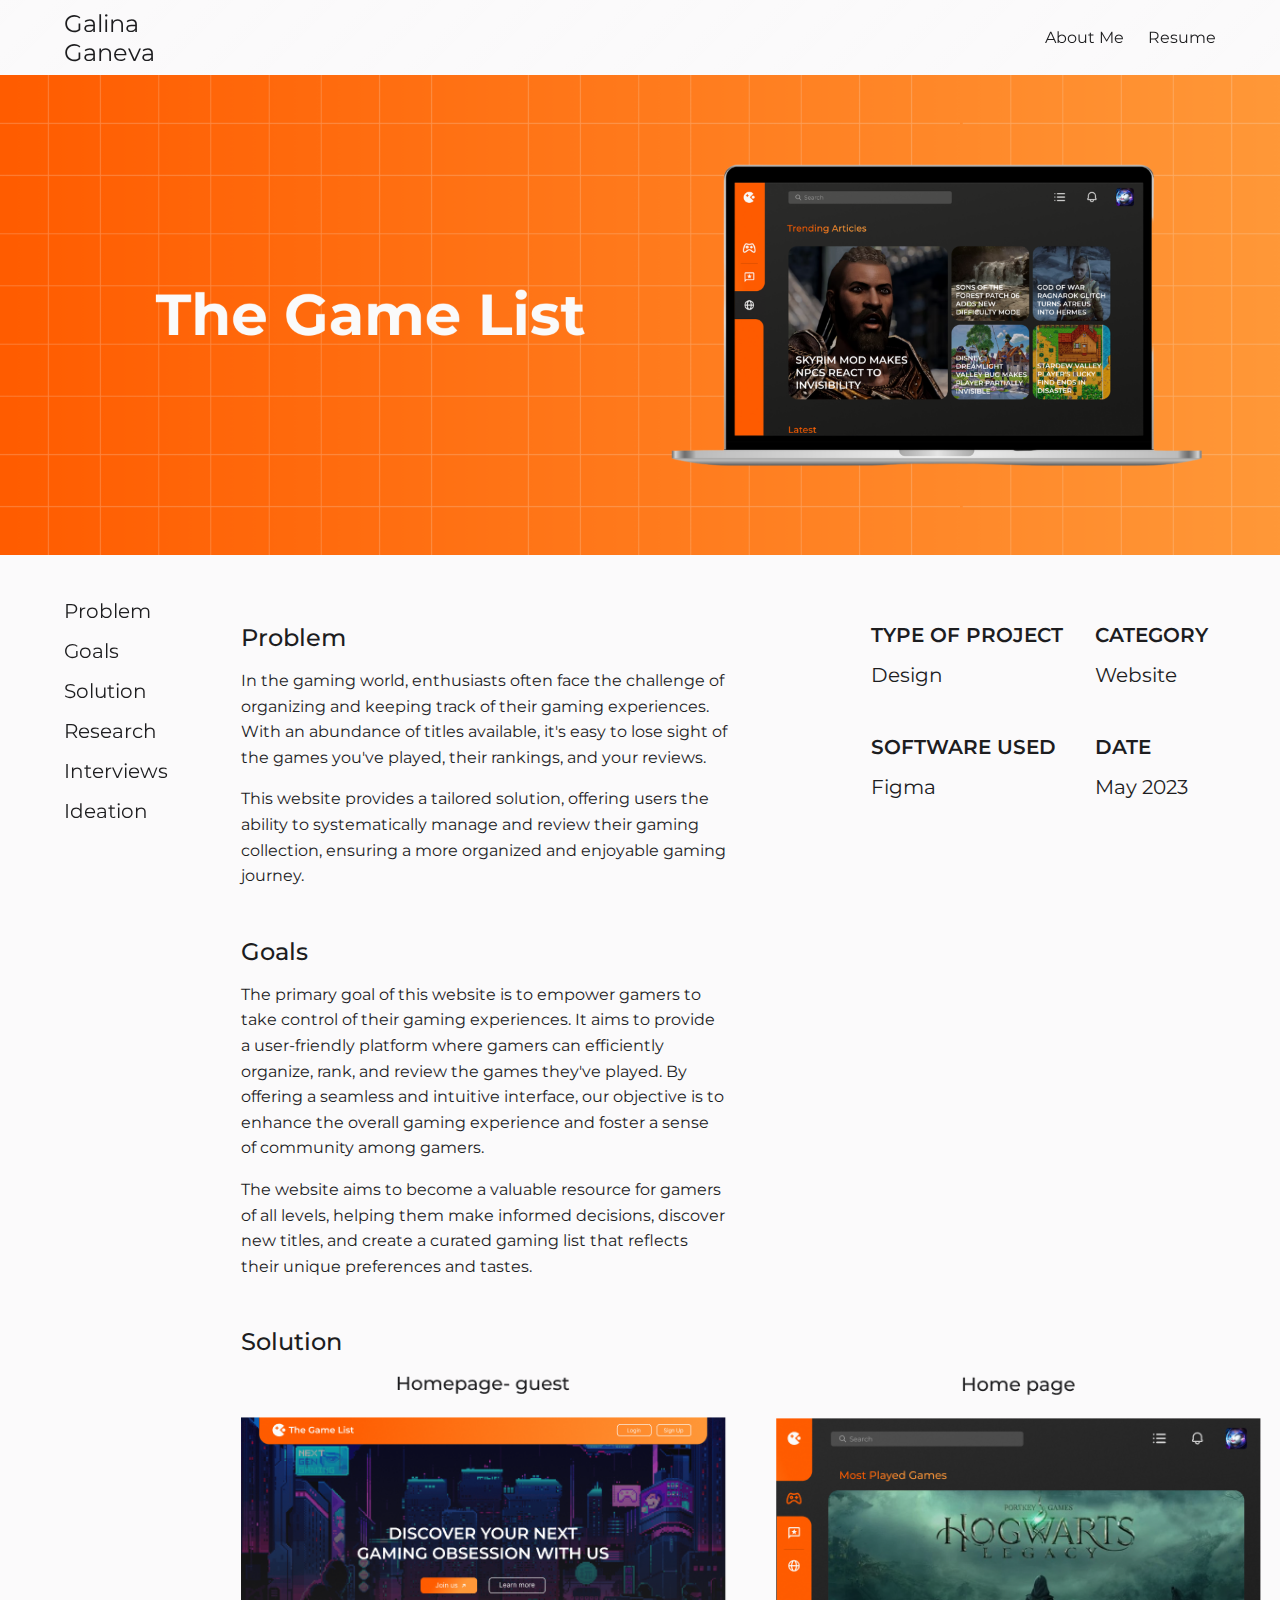
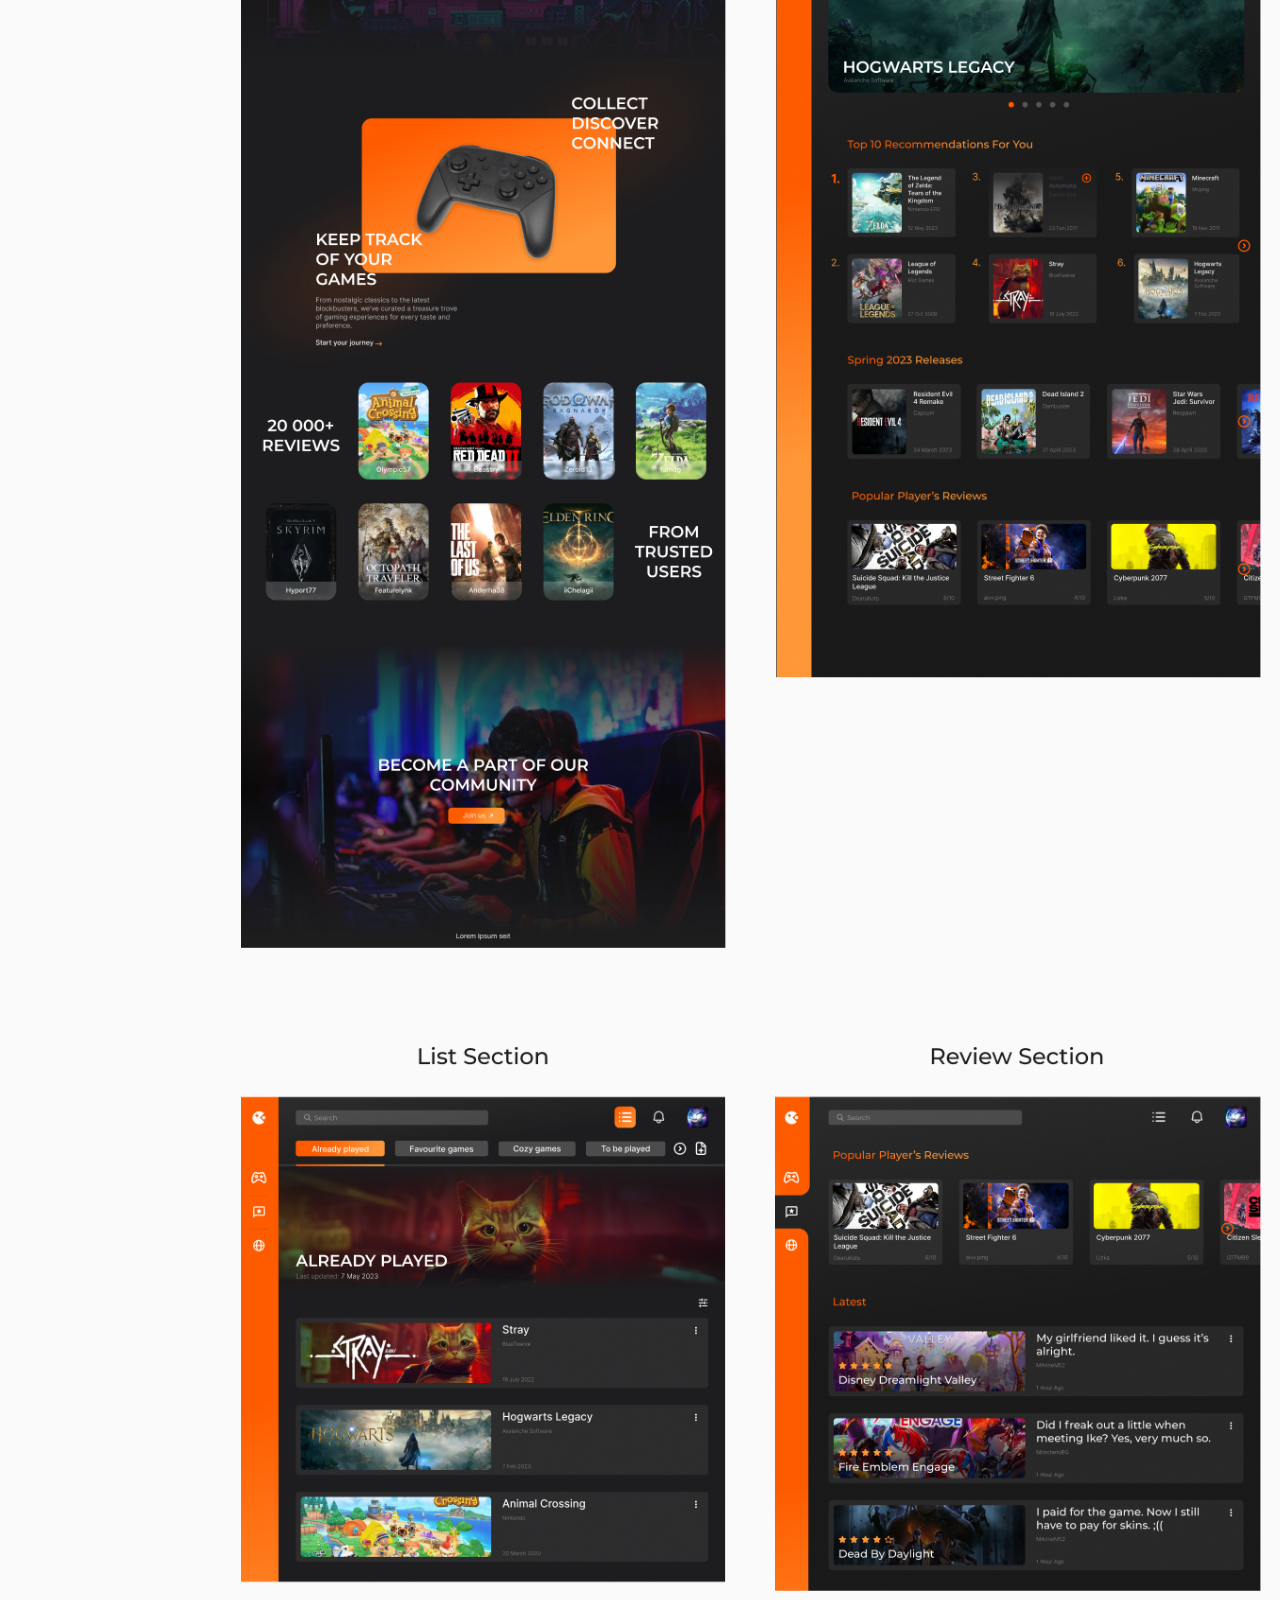
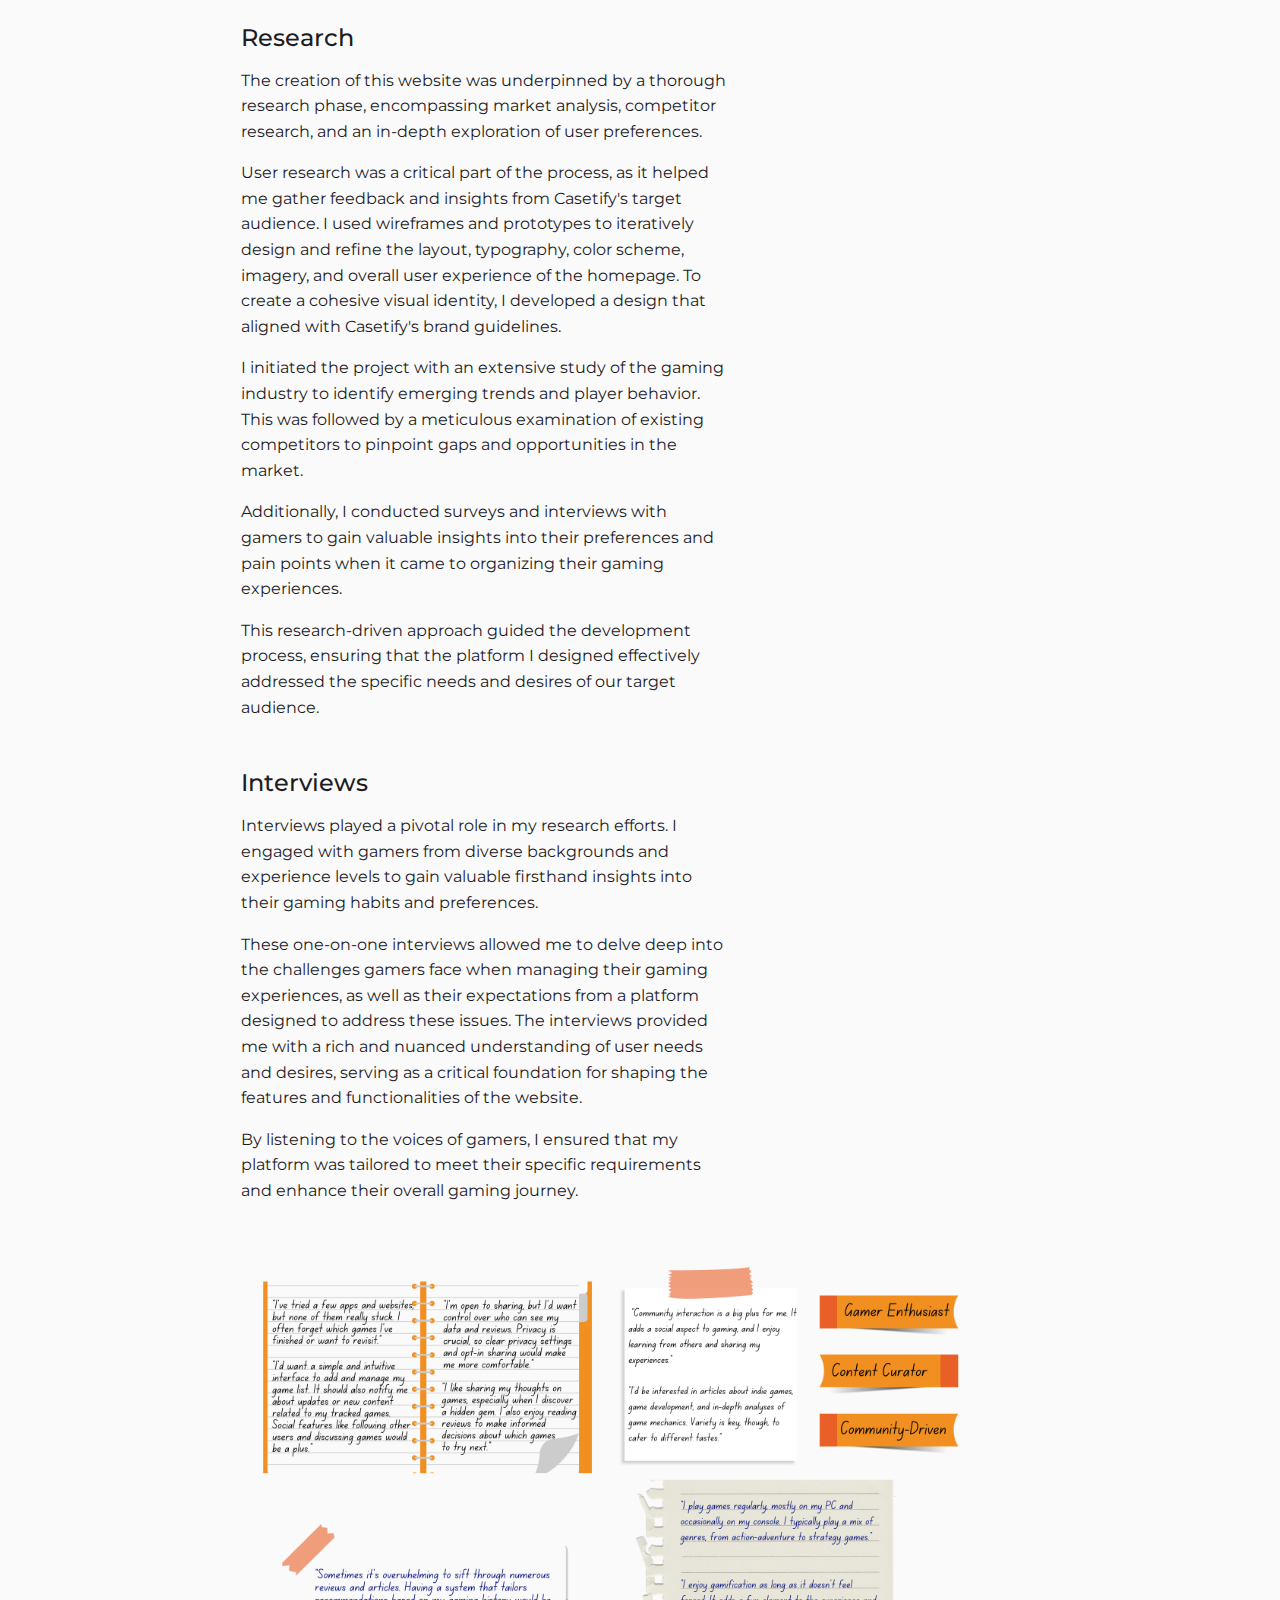
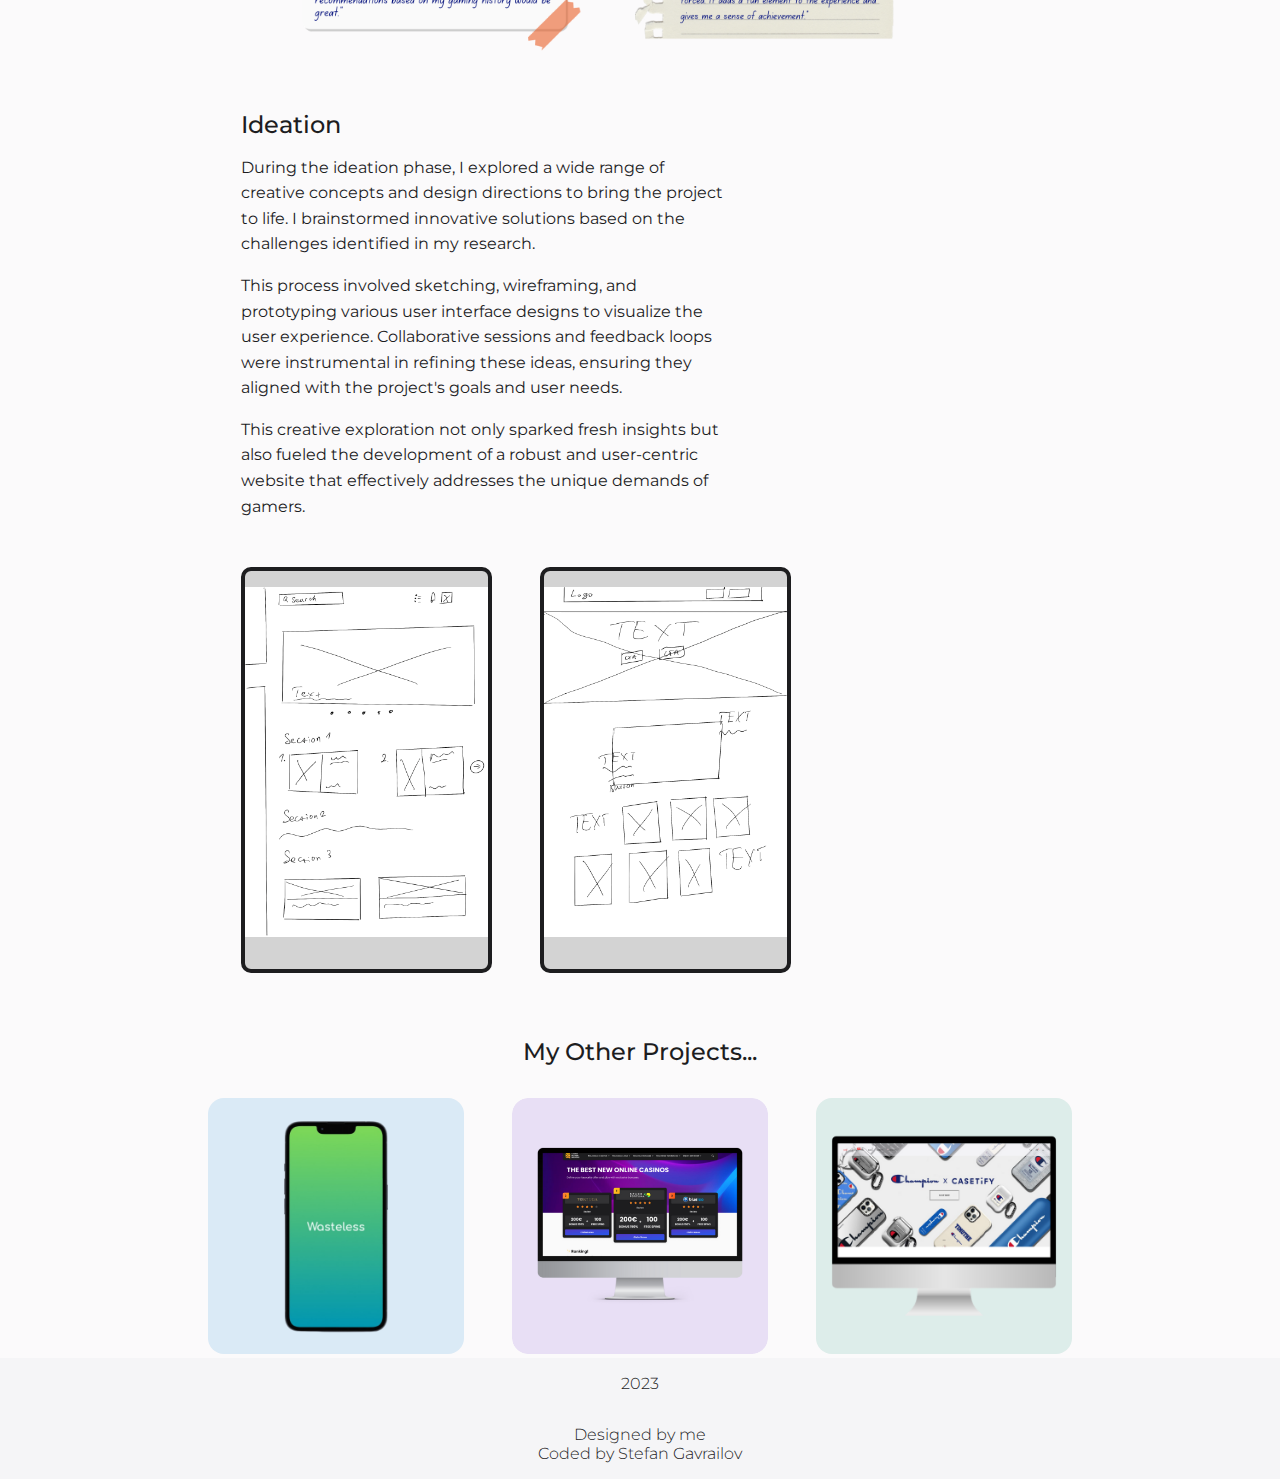
<file: project-vgl.html>
<!DOCTYPE html>
<html lang="en">
  <head>
    <meta charset="UTF-8" />
    <meta http-equiv="X-UA-Compatible" content="IE=edge" />
    <meta name="viewport" content="width=device-width, initial-scale=1.0" />
    <title>TGL Project</title>
    <link rel="stylesheet" href="css/header.css" />
    <link rel="stylesheet" href="css/projectvgl.css" />
    <link rel="stylesheet" href="css/navbar.css" />
    <link rel="stylesheet" href="css/other-projects.css" />
    <link rel="stylesheet" href="css/footer.css" />

    <script defer src="js/header-adjustment.js"></script>

    <link rel="preconnect" href="https://fonts.googleapis.com" />
    <link rel="preconnect" href="https://fonts.gstatic.com" crossorigin />
    <link
      href="https://fonts.googleapis.com/css2?family=Montserrat:wght@300;400;500;600;700&display=swap"
      rel="stylesheet"
    />
    <link rel="icon" href="imgs/favicon.ico" />
  </head>
  <body>
    <!-- Header -->
    <header class="header glass">
      <div class="left-section">
        <div class="gg-logo">
          <a class="gg-link" href="index.html">Galina<br />Ganeva</a>
        </div>
      </div>
      <div class="right-section">
        <ul class="list">
          <li><a href="about.html">About Me</a></li>
          <li>
            <a href="resume/GalinaGaneva_CV.pdf" target="_blank">Resume</a>
          </li>
        </ul>
      </div>
    </header>
    <!-- Main Page -->
    <main id="main-page">
      <!-- Opening Section -->
      <section id="first-section">
        <div class="project-background">
          <img
            class="project-background-img"
            src="imgs/vglProject/project-vgl-background.png"
            alt="Project Background"
          />
        </div>
      </section>
      <!-- Sticky Navbar -->
      <nav id="navbar">
        <a href="#section-problem">Problem</a>
        <a href="#section-goals">Goals</a>
        <a href="#section-solution">Solution</a>
        <a href="#section-research">Research</a>
        <a href="#section-interviews">Interviews</a>
        <a href="#section-ideation">Ideation</a>
      </nav>
      <!-- Text Section -->
      <section id="second-section">
        <!-- Project Info -->
        <div class="project-info">
          <!-- Col 1 -->
          <div class="project-col">
            <!-- Type of Product -->
            <div class="info-container">
              <p class="info-title">TYPE OF PROJECT</p>
              <p class="info-content">Design</p>
            </div>
            <!-- Software Used -->
            <div class="info-container">
              <p class="info-title">SOFTWARE USED</p>
              <p class="info-content">Figma</p>
            </div>
          </div>
          <!-- Col 2 -->
          <div class="project-col">
            <!-- Category -->
            <div class="info-container">
              <p class="info-title">CATEGORY</p>
              <p class="info-content">Website</p>
            </div>

            <!-- Date -->
            <div class="info-container">
              <p class="info-title">DATE</p>
              <p class="info-content">May 2023</p>
            </div>
          </div>
        </div>
        <!-- Project Text -->
        <div class="project-text">
          <!-- Problem -->
          <div id="section-problem" class="project-text-section">
            <!-- Title -->
            <div class="section-title">Problem</div>
            <!-- Text Section -->
            <div class="section-text">
              <p style="padding-bottom: 0">
                In the gaming world, enthusiasts often face the challenge of
                organizing and keeping track of their gaming experiences. With
                an abundance of titles available, it's easy to lose sight of the
                games you've played, their rankings, and your reviews.
              </p>
              <p>
                This website provides a tailored solution, offering users the
                ability to systematically manage and review their gaming
                collection, ensuring a more organized and enjoyable gaming
                journey.
              </p>
            </div>
          </div>
          <!-- Goals -->
          <div id="section-goals" class="project-text-section">
            <!-- Title -->
            <div class="section-title">Goals</div>
            <!-- Text Section -->
            <div class="section-text">
              <p style="padding-bottom: 0">
                The primary goal of this website is to empower gamers to take
                control of their gaming experiences. It aims to provide a
                user-friendly platform where gamers can efficiently organize,
                rank, and review the games they've played. By offering a
                seamless and intuitive interface, our objective is to enhance
                the overall gaming experience and foster a sense of community
                among gamers.
              </p>
              <p>
                The website aims to become a valuable resource for gamers of all
                levels, helping them make informed decisions, discover new
                titles, and create a curated gaming list that reflects their
                unique preferences and tastes.
              </p>
            </div>
          </div>
          <!-- Solution -->
          <div id="section-solution" class="project-text-section">
            <!-- Title -->
            <div class="section-title">Solution</div>
            <!-- Image Section -->
            <div class="section-images">
              <img
                class="app-img"
                src="imgs/vglProject/vgl-solution-1.png"
                alt="Homepage Guest Showcase"
                style="padding-bottom: 2rem"
              />
              <img
                class="app-img"
                src="imgs/vglProject/vgl-solution-2.png"
                alt="Home Page Showcase"
                style="padding-bottom: 2rem"
              />
            </div>
          </div>
          <!-- Research -->
          <div id="section-research" class="project-text-section">
            <!-- Title -->
            <div class="section-title">Research</div>
            <!-- Text Section -->
            <div class="section-text">
              <p style="padding-bottom: 0">
                The creation of this website was underpinned by a thorough
                research phase, encompassing market analysis, competitor
                research, and an in-depth exploration of user preferences.
              </p>
              <p style="padding-bottom: 0">
                User research was a critical part of the process, as it helped
                me gather feedback and insights from Casetify's target audience.
                I used wireframes and prototypes to iteratively design and
                refine the layout, typography, color scheme, imagery, and
                overall user experience of the homepage. To create a cohesive
                visual identity, I developed a design that aligned with
                Casetify's brand guidelines.
              </p>
              <p style="padding-bottom: 0">
                I initiated the project with an extensive study of the gaming
                industry to identify emerging trends and player behavior. This
                was followed by a meticulous examination of existing competitors
                to pinpoint gaps and opportunities in the market.
              </p>
              <p style="padding-bottom: 0">
                Additionally, I conducted surveys and interviews with gamers to
                gain valuable insights into their preferences and pain points
                when it came to organizing their gaming experiences.
              </p>
              <p>
                This research-driven approach guided the development process,
                ensuring that the platform I designed effectively addressed the
                specific needs and desires of our target audience.
              </p>
            </div>
          </div>
          <!-- Interviews -->
          <div id="section-interviews" class="project-text-section">
            <!-- Title -->
            <div class="section-title">Interviews</div>
            <!-- Text Section -->
            <div class="section-text">
              <p style="padding-bottom: 0">
                Interviews played a pivotal role in my research efforts. I
                engaged with gamers from diverse backgrounds and experience
                levels to gain valuable firsthand insights into their gaming
                habits and preferences.
              </p>
              <p style="padding-bottom: 0">
                These one-on-one interviews allowed me to delve deep into the
                challenges gamers face when managing their gaming experiences,
                as well as their expectations from a platform designed to
                address these issues. The interviews provided me with a rich and
                nuanced understanding of user needs and desires, serving as a
                critical foundation for shaping the features and functionalities
                of the website.
              </p>
              <p>
                By listening to the voices of gamers, I ensured that my platform
                was tailored to meet their specific requirements and enhance
                their overall gaming journey.
              </p>
            </div>
            <div class="section-images big">
              <img
                class="app-img"
                src="imgs/vglProject/vgl-interviews.png"
                alt="Mood Board Showcase"
                style="padding-bottom: 2rem"
              />
            </div>
          </div>
          <!-- Ideation -->
          <div id="section-ideation" class="project-text-section">
            <!-- Title -->
            <div class="section-title">Ideation</div>
            <!-- Text Section -->
            <div class="section-text">
              <p style="padding-bottom: 0">
                During the ideation phase, I explored a wide range of creative
                concepts and design directions to bring the project to life. I
                brainstormed innovative solutions based on the challenges
                identified in my research.
              </p>
              <p style="padding-bottom: 0">
                This process involved sketching, wireframing, and prototyping
                various user interface designs to visualize the user experience.
                Collaborative sessions and feedback loops were instrumental in
                refining these ideas, ensuring they aligned with the project's
                goals and user needs.
              </p>
              <p>
                This creative exploration not only sparked fresh insights but
                also fueled the development of a robust and user-centric website
                that effectively addresses the unique demands of gamers.
              </p>
            </div>
            <!-- Image Section -->
            <div class="section-images">
              <img
                class="app-img half"
                src="imgs/vglProject/vgl-ideation-1.png"
                alt="Ideation One Showcase"
                style="padding-bottom: 2rem"
              />
              <img
                class="app-img half"
                src="imgs/vglProject/vgl-ideation-2.png"
                alt="Ideation Two Showcase"
                style="padding-bottom: 2rem"
              />
            </div>
          </div>
        </div>
      </section>
      <!-- Other Projects Section -->
      <section class="other-projects-section">
        <!-- Text Part -->
        <div class="section-title other-projects-text">
          My Other Projects...
        </div>
        <!-- Images Part -->
        <div class="other-projects-imgs-container">
          <a href="project-wasteless.html"
            ><img
              class="other-project-picture"
              src="imgs/project-wasteless.png"
              alt="First Project Picture"
          /></a>
          <a href="project-seo.html"
            ><img
              class="other-project-picture"
              src="imgs/seo/project-seo.png"
              alt="Second Project Picture"
          /></a>
          <a href="project-casetify.html"
            ><img
              class="other-project-picture"
              src="imgs/project-casetify.png"
              alt="Third Project Picture"
          /></a>
        </div>
      </section>
    </main>
    <!-- Footer -->
    <footer class="footer">
      <div class="middle-section">
        <div class="contact-container">
          <a class="footer-text">2023</a>
        </div>
        <div class="credit-container">
          <p class="footer-text">Designed by me</p>
          <p class="footer-text">
            Coded by
            <a
              class="footer-click"
              href="https://github.com/Maglata"
              target="_blank"
              >Stefan Gavrailov</a
            >
          </p>
        </div>
      </div>
    </footer>
  </body>
</html>
</file>
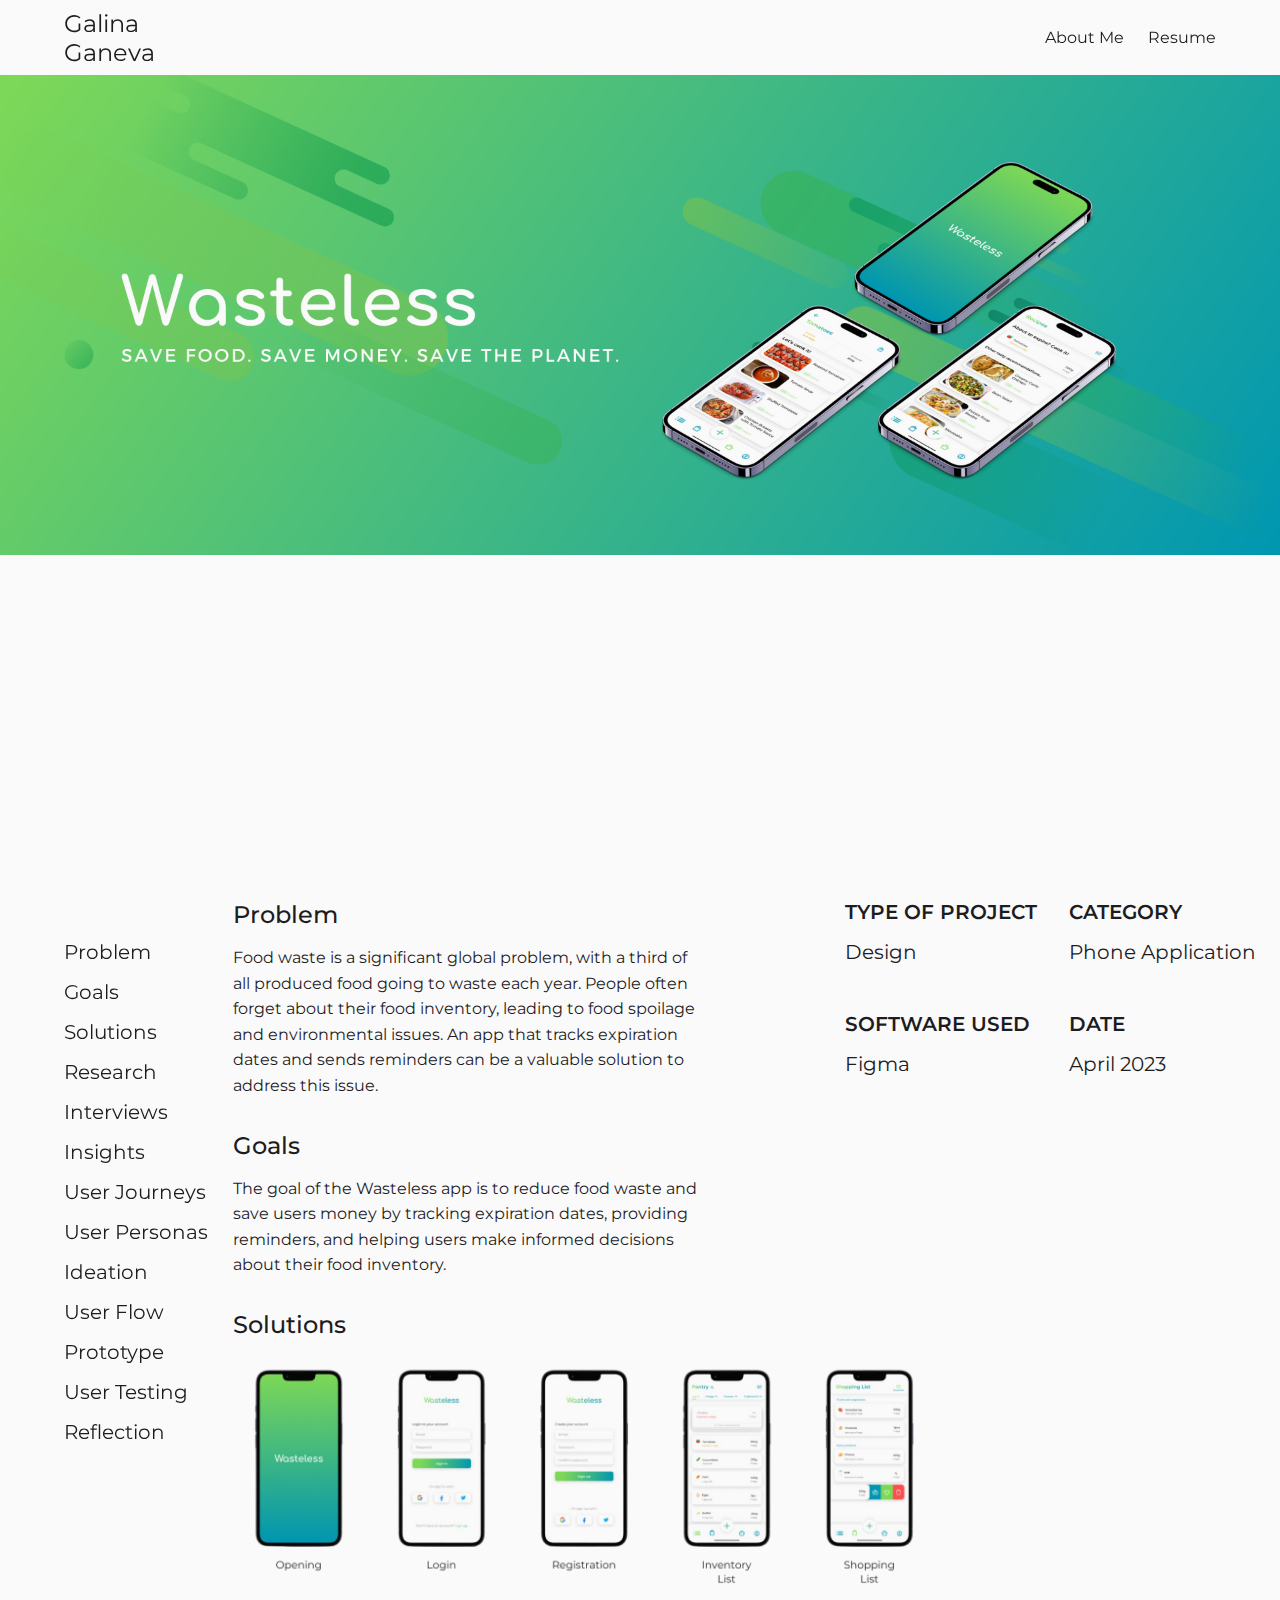
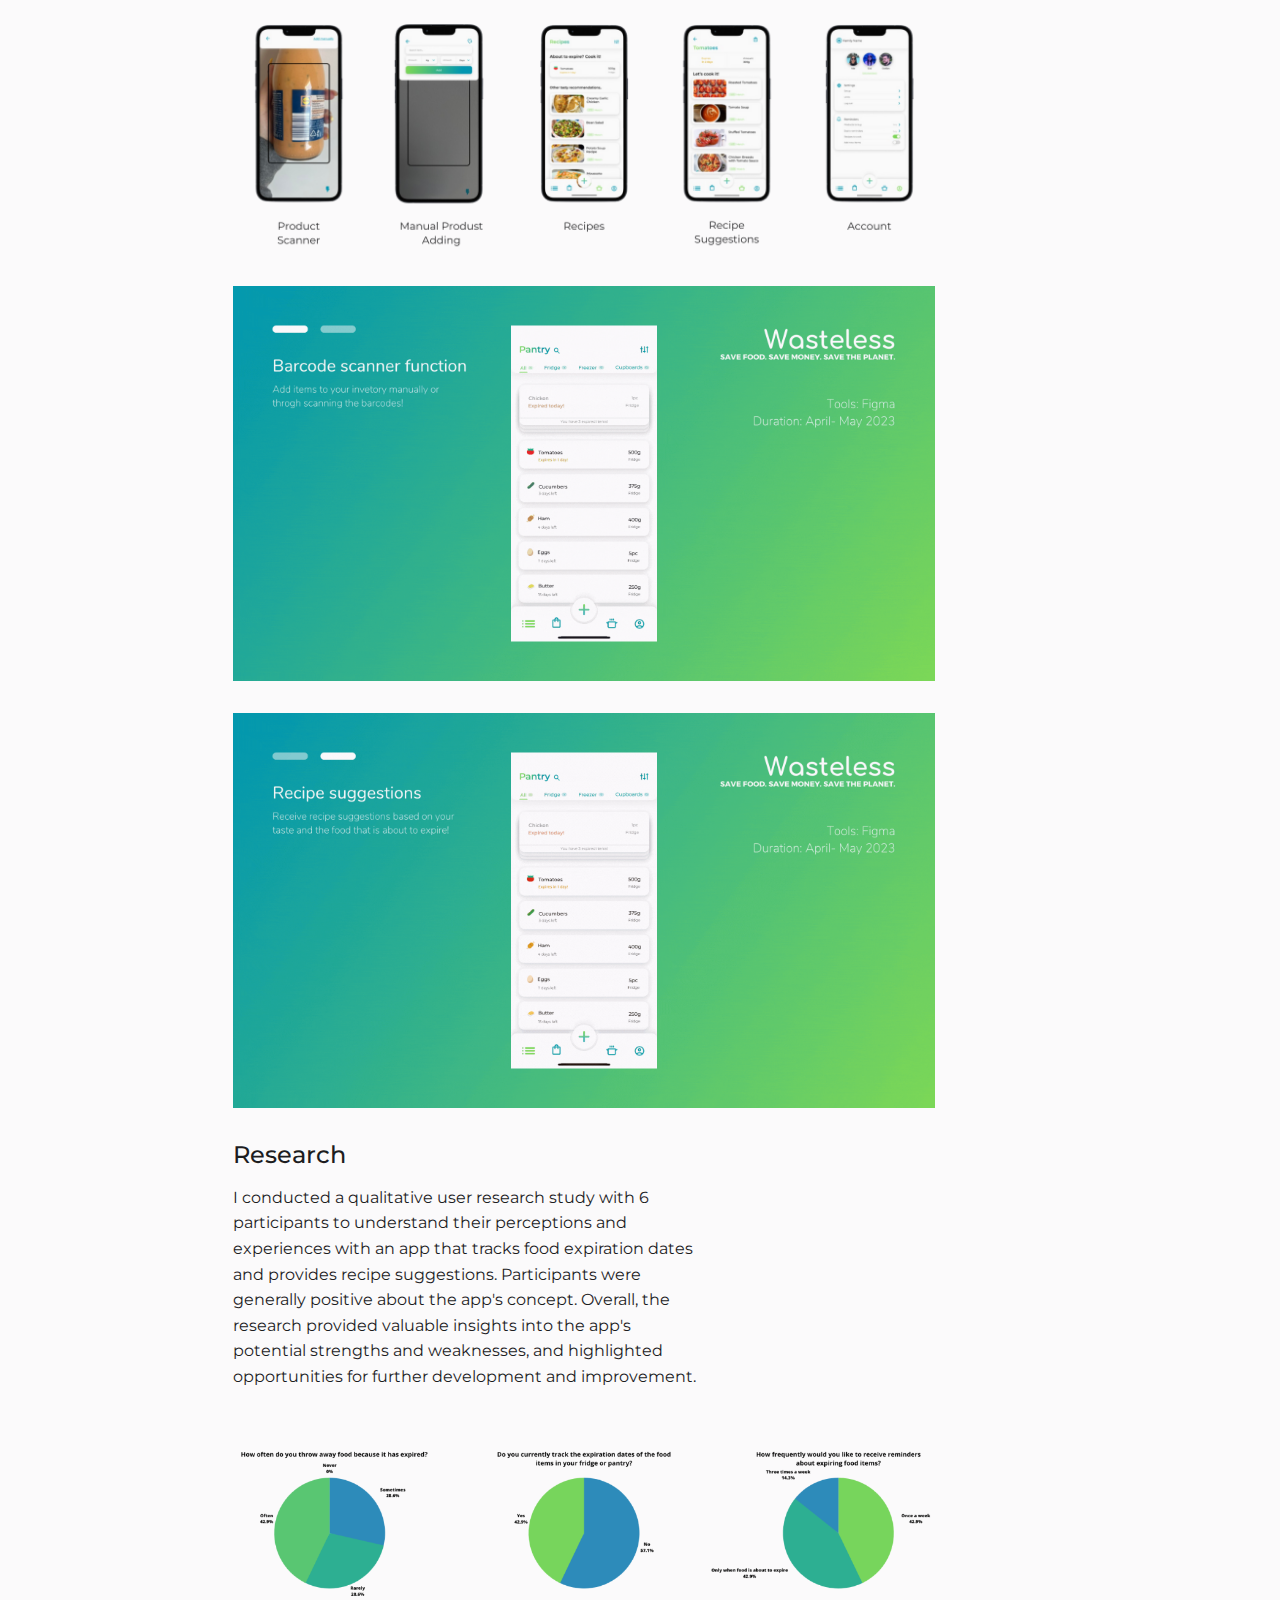
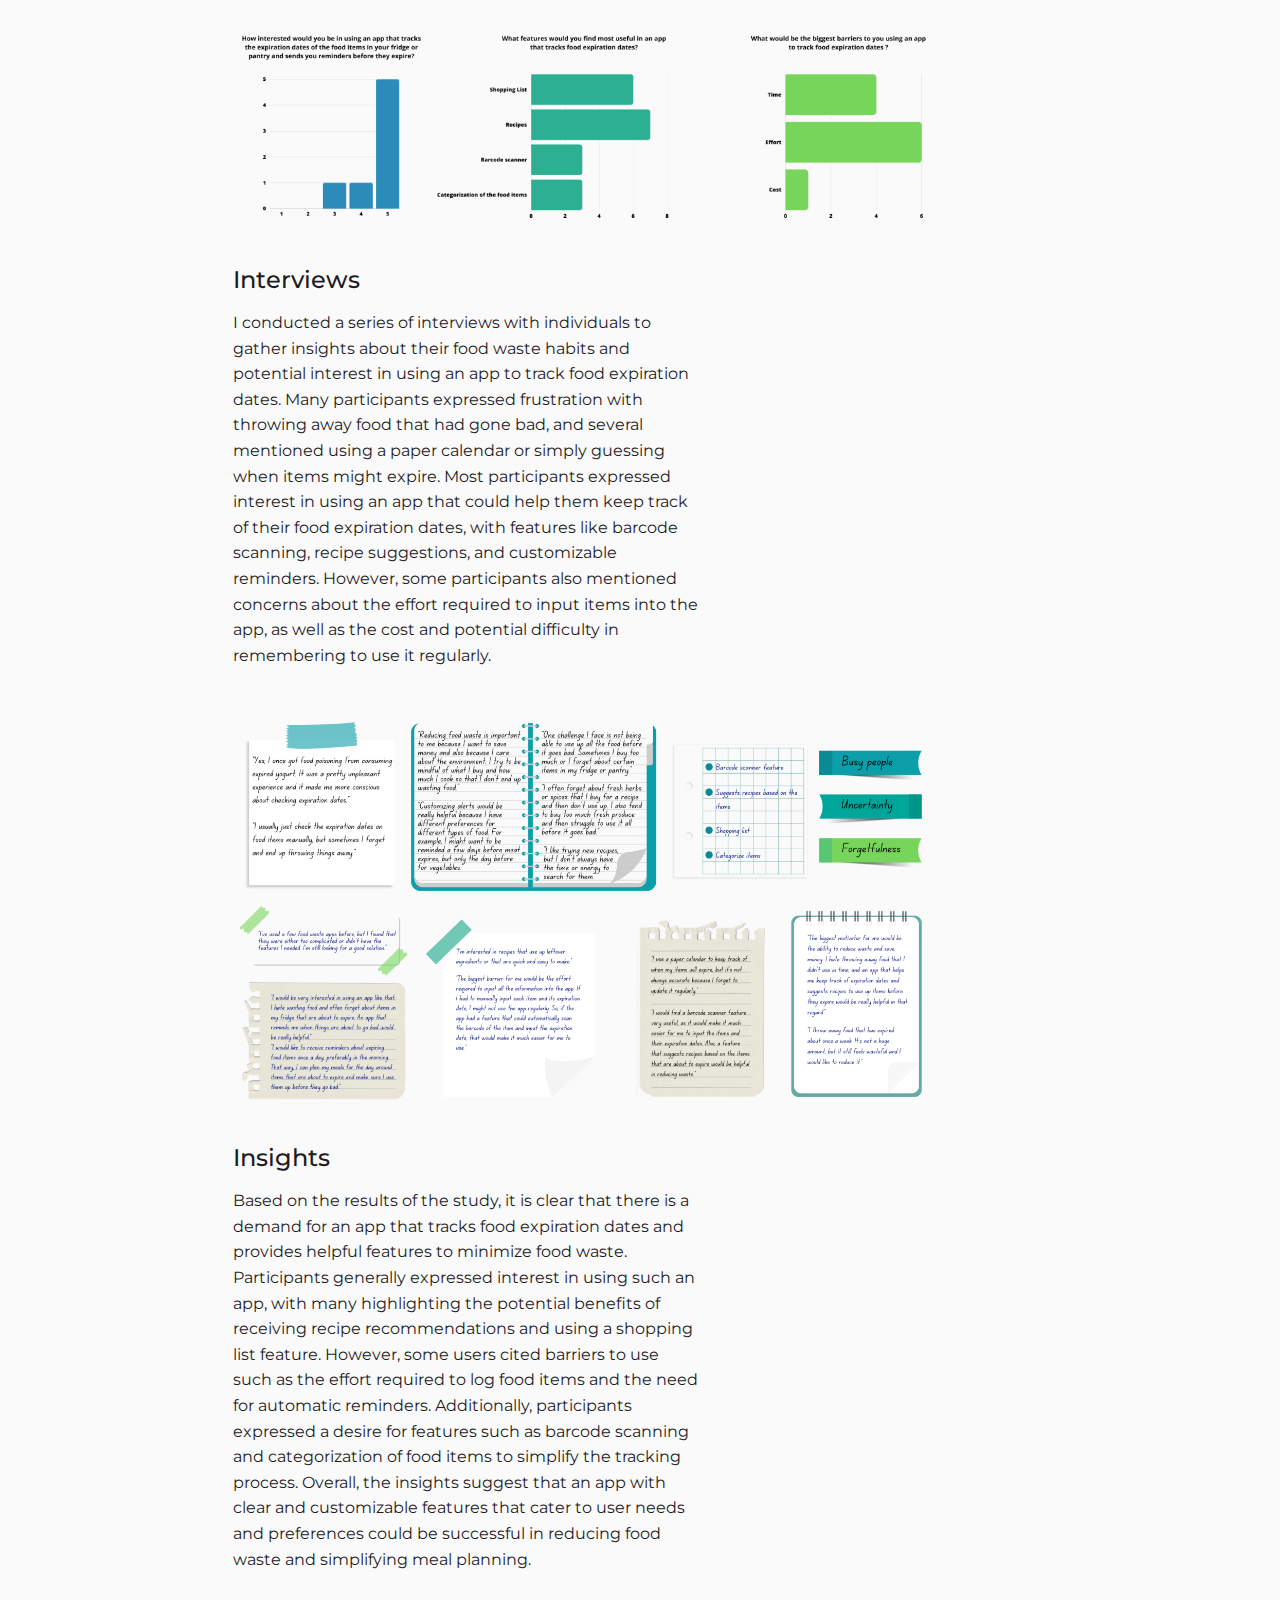
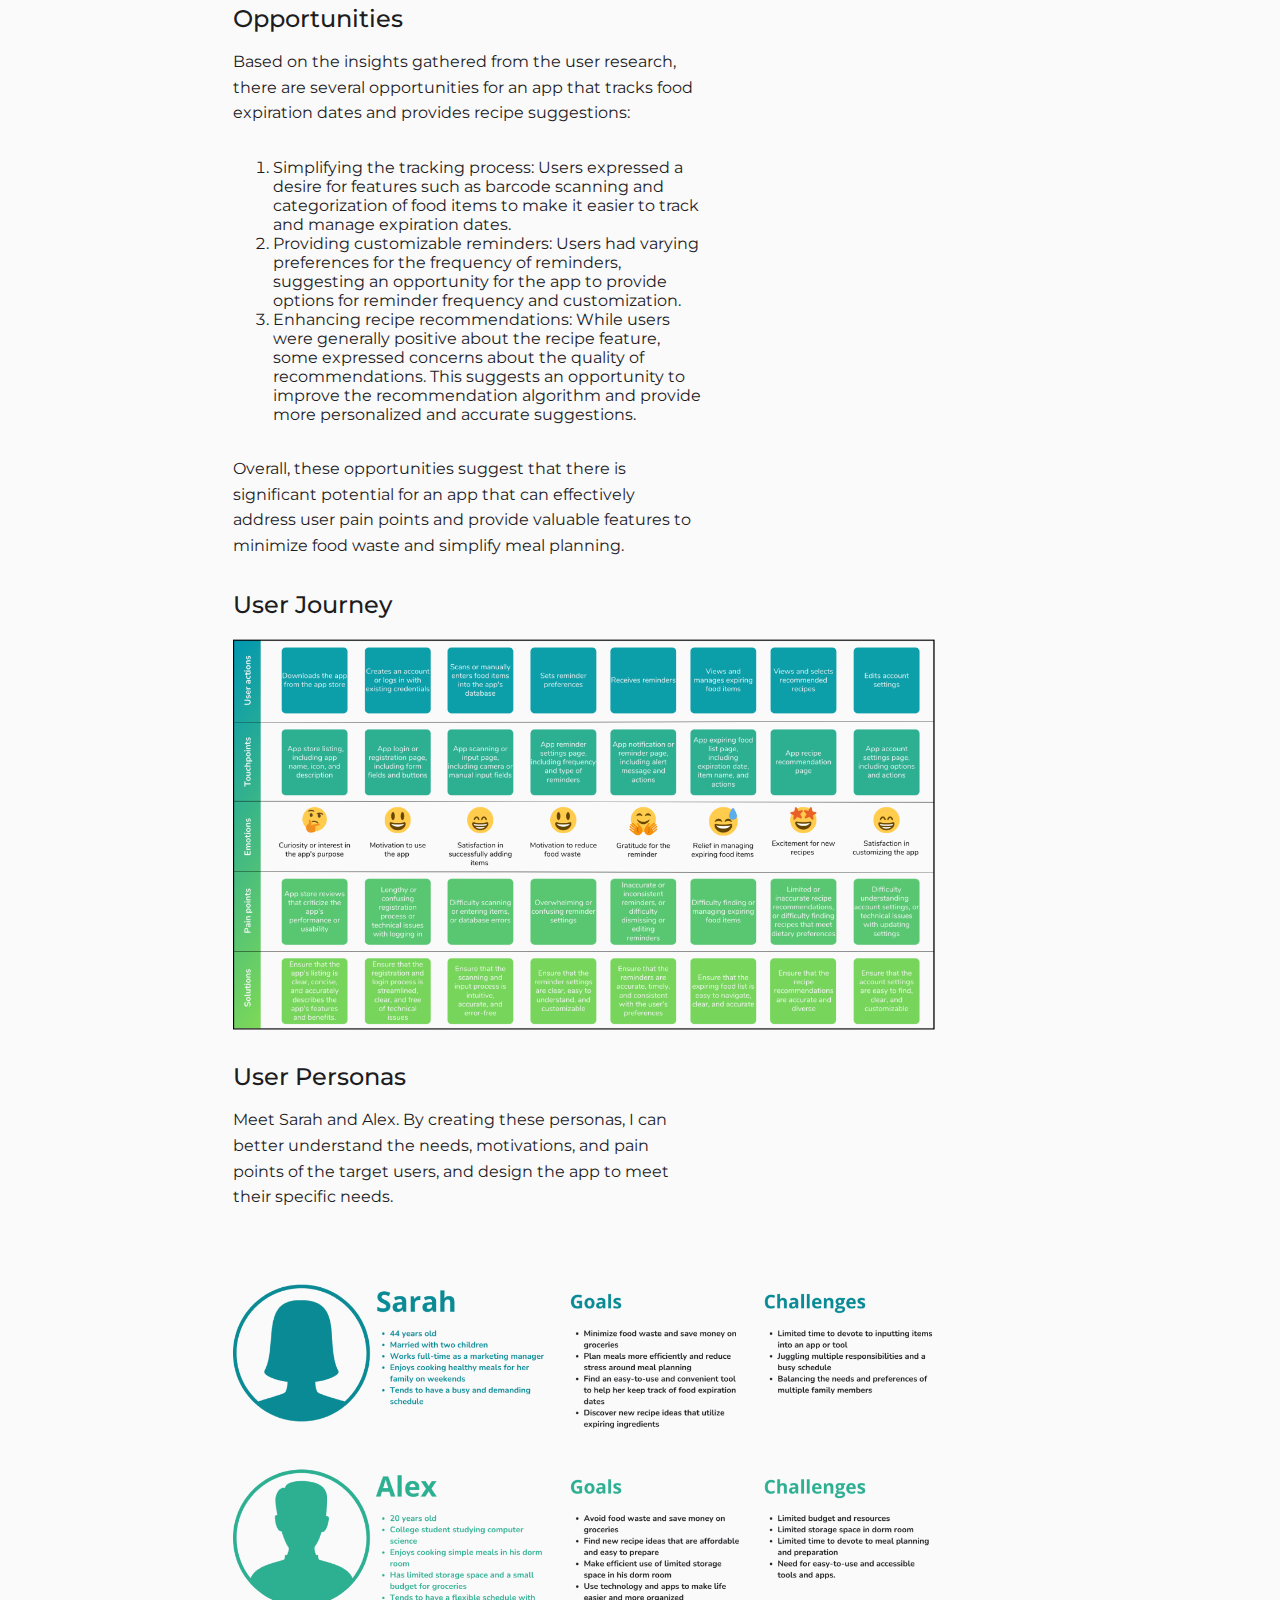
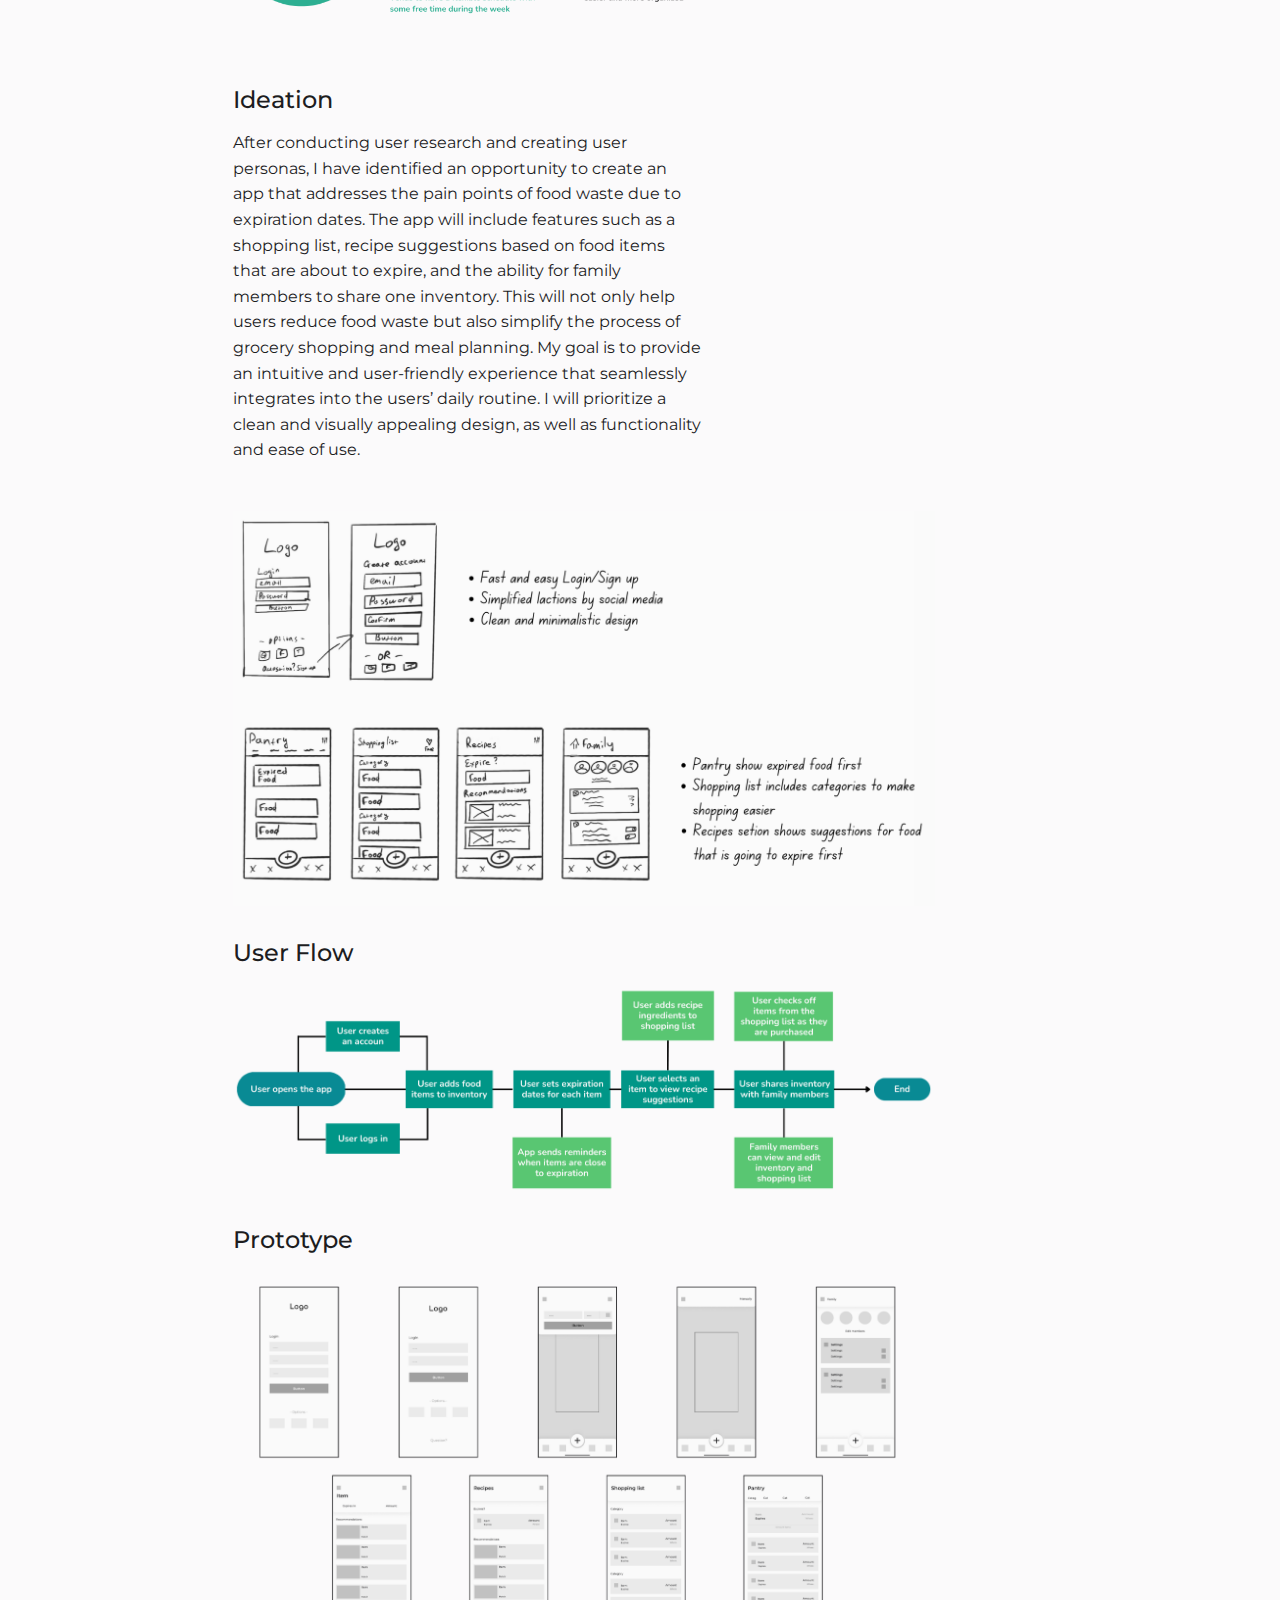
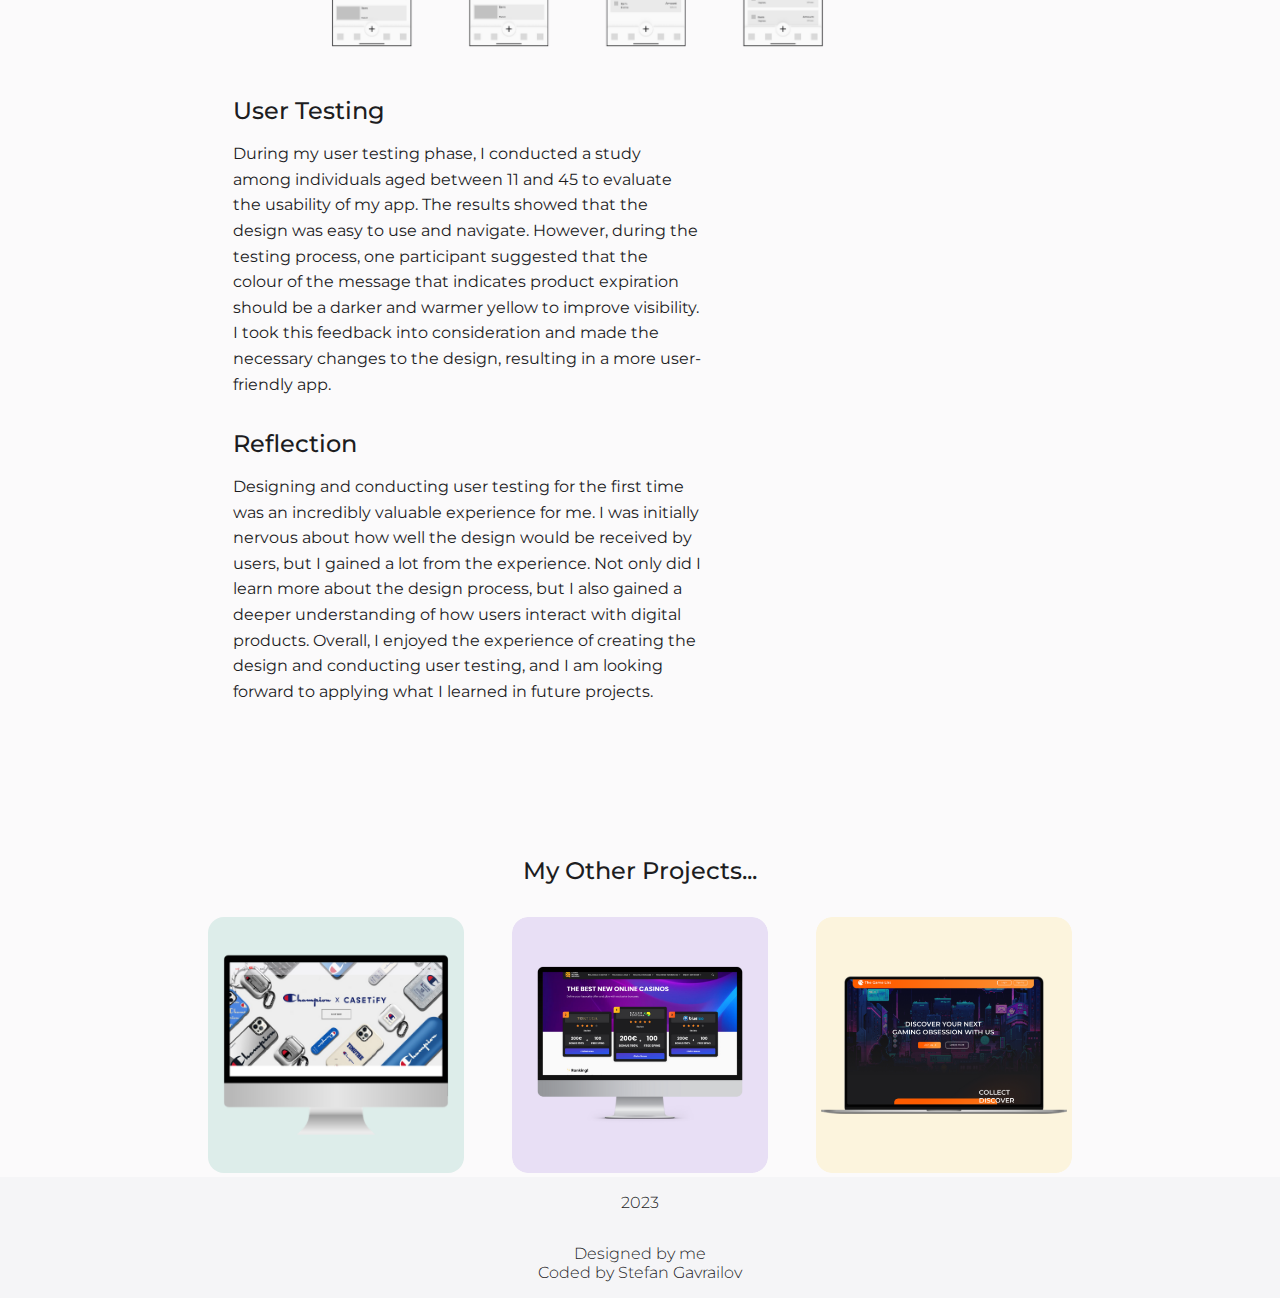
<file: project-wasteless.html>
<!DOCTYPE html>
<html lang="en">
  <head>
    <meta charset="UTF-8" />
    <meta http-equiv="X-UA-Compatible" content="IE=edge" />
    <meta name="viewport" content="width=device-width, initial-scale=1.0" />
    <title>Wasteless</title>
    <link rel="stylesheet" href="css/header.css" />
    <link rel="stylesheet" href="css/project4.css" />
    <link rel="stylesheet" href="css/navbar.css" />
    <link rel="stylesheet" href="css/other-projects.css" />
    <link rel="stylesheet" href="css/footer.css" />

    <script defer src="js/header-adjustment.js"></script>

    <link rel="preconnect" href="https://fonts.googleapis.com" />
    <link rel="preconnect" href="https://fonts.gstatic.com" crossorigin />
    <link
      href="https://fonts.googleapis.com/css2?family=Montserrat:wght@300;400;500;600;700&display=swap"
      rel="stylesheet"
    />
    <link rel="icon" href="imgs/favicon.ico" />
  </head>
  <body>
    <!-- Header -->
    <header class="header glass">
      <div class="left-section">
        <div class="gg-logo">
          <a class="gg-link" href="index.html">Galina<br />Ganeva</a>
        </div>
      </div>
      <div class="right-section">
        <ul class="list">
          <li><a href="about.html">About Me</a></li>
          <li>
            <a href="resume/GalinaGaneva_CV.pdf" target="_blank">Resume</a>
          </li>
        </ul>
      </div>
    </header>
    <!-- Main Page -->
    <main id="main-page">
      <!-- Opening Section -->
      <section id="first-section">
        <div class="project-background">
          <img
            class="project-background-img"
            src="imgs/project4-background.png"
            alt="Project Background"
          />
        </div>
      </section>
      <!-- Sticky Navbar -->
      <nav id="navbar">
        <a href="#section-problem">Problem</a>
        <a href="#section-goals">Goals</a>
        <a href="#section-solutions">Solutions</a>
        <a href="#section-research">Research</a>
        <a href="#section-interviews">Interviews</a>
        <a href="#section-insights">Insights</a>
        <a href="#section-user-journeys">User Journeys</a>
        <a href="#section-user-personas">User Personas</a>
        <a href="#section-ideation">Ideation</a>
        <a href="#section-user-flow">User Flow</a>
        <a href="#section-prototype">Prototype</a>
        <a href="#section-user-testing">User Testing</a>
        <a href="#section-reflection">Reflection</a>
      </nav>
      <!-- Text Section -->
      <section id="second-section">
        <!-- Project Info -->
        <div class="project-info">
          <!-- Col 1 -->
          <div class="project-col">
            <!-- Type of Product -->
            <div class="info-container">
              <p class="info-title">TYPE OF PROJECT</p>
              <p class="info-content">Design</p>
            </div>
            <!-- Software Used -->
            <div class="info-container">
              <p class="info-title">SOFTWARE USED</p>
              <p class="info-content">Figma</p>
            </div>
          </div>
          <!-- Col 2 -->
          <div class="project-col">
            <!-- Category -->
            <div class="info-container">
              <p class="info-title">CATEGORY</p>
              <p class="info-content">Phone Application</p>
            </div>

            <!-- Date -->
            <div class="info-container">
              <p class="info-title">DATE</p>
              <p class="info-content">April 2023</p>
            </div>
          </div>
        </div>
        <!-- Project Text -->
        <div class="project-text">
          <!-- Problem -->
          <div id="section-problem" class="project-text-section">
            <div class="section-title">Problem</div>
            <div class="section-text">
              <p>
                Food waste is a significant global problem, with a third of all
                produced food going to waste each year. People often forget
                about their food inventory, leading to food spoilage and
                environmental issues. An app that tracks expiration dates and
                sends reminders can be a valuable solution to address this
                issue.
              </p>
            </div>
          </div>
          <!-- Goals -->
          <div id="section-goals" class="project-text-section">
            <div class="section-title">Goals</div>
            <div class="section-text">
              <p>
                The goal of the Wasteless app is to reduce food waste and save
                users money by tracking expiration dates, providing reminders,
                and helping users make informed decisions about their food
                inventory.
              </p>
            </div>
          </div>
          <!-- Solutions -->
          <div id="section-solutions" class="project-text-section">
            <div class="section-title">Solutions</div>
            <div class="section-images">
              <img
                class="app-img"
                src="imgs/solutions-img-project1.png"
                alt="Application Showcase"
              />
              <img
                class="app-img"
                src="imgs/app-showcase1.gif"
                alt="Application Showcase Gif"
              />
              <img
                class="app-img"
                src="imgs/app-showcase2.gif"
                alt="Application Showcase Gif"
                style="padding-bottom: 2rem"
              />
            </div>
          </div>
          <!-- Research -->
          <div id="section-research" class="project-text-section">
            <!-- Title -->
            <div class="section-title">Research</div>
            <!-- Text Section -->
            <div class="section-text">
              <p>
                I conducted a qualitative user research study with 6
                participants to understand their perceptions and experiences
                with an app that tracks food expiration dates and provides
                recipe suggestions. Participants were generally positive about
                the app's concept. Overall, the research provided valuable
                insights into the app's potential strengths and weaknesses, and
                highlighted opportunities for further development and
                improvement.
              </p>
            </div>
            <!-- Image Section -->
            <div class="section-images">
              <img
                class="app-img"
                src="imgs/research-showcase1.png"
                alt="Research Showcase"
                style="padding-bottom: 2rem"
              />
            </div>
          </div>
          <!-- Interviews -->
          <div id="section-interviews" class="project-text-section">
            <!-- Title -->
            <div class="section-title">Interviews</div>
            <!-- Text Section -->
            <div class="section-text">
              <p>
                I conducted a series of interviews with individuals to gather
                insights about their food waste habits and potential interest in
                using an app to track food expiration dates. Many participants
                expressed frustration with throwing away food that had gone bad,
                and several mentioned using a paper calendar or simply guessing
                when items might expire. Most participants expressed interest in
                using an app that could help them keep track of their food
                expiration dates, with features like barcode scanning, recipe
                suggestions, and customizable reminders. However, some
                participants also mentioned concerns about the effort required
                to input items into the app, as well as the cost and potential
                difficulty in remembering to use it regularly.
              </p>
            </div>
            <!-- Image Section -->
            <div class="section-images">
              <img
                class="app-img"
                src="imgs/interview-showcase.png"
                alt="Interview Showcase"
                style="padding-bottom: 2rem"
              />
            </div>
          </div>
          <!-- Insights -->
          <div id="section-insights" class="project-text-section">
            <!-- Title -->
            <div class="section-title">Insights</div>
            <!-- Text Section -->
            <div class="section-text">
              <p>
                Based on the results of the study, it is clear that there is a
                demand for an app that tracks food expiration dates and provides
                helpful features to minimize food waste. Participants generally
                expressed interest in using such an app, with many highlighting
                the potential benefits of receiving recipe recommendations and
                using a shopping list feature. However, some users cited
                barriers to use such as the effort required to log food items
                and the need for automatic reminders. Additionally, participants
                expressed a desire for features such as barcode scanning and
                categorization of food items to simplify the tracking process.
                Overall, the insights suggest that an app with clear and
                customizable features that cater to user needs and preferences
                could be successful in reducing food waste and simplifying meal
                planning.
              </p>
            </div>
          </div>
          <!-- Opportunities -->
          <div id="section-opportunities" class="project-text-section">
            <!-- Title -->
            <div class="section-title">Opportunities</div>
            <!-- Text Section -->
            <div class="section-text">
              <p style="padding-bottom: 1rem">
                Based on the insights gathered from the user research, there are
                several opportunities for an app that tracks food expiration
                dates and provides recipe suggestions:
              </p>
              <ol>
                <li>
                  Simplifying the tracking process: Users expressed a desire for
                  features such as barcode scanning and categorization of food
                  items to make it easier to track and manage expiration dates.
                </li>
                <li>
                  Providing customizable reminders: Users had varying
                  preferences for the frequency of reminders, suggesting an
                  opportunity for the app to provide options for reminder
                  frequency and customization.
                </li>
                <li>
                  Enhancing recipe recommendations: While users were generally
                  positive about the recipe feature, some expressed concerns
                  about the quality of recommendations. This suggests an
                  opportunity to improve the recommendation algorithm and
                  provide more personalized and accurate suggestions.
                </li>
              </ol>
              <p>
                Overall, these opportunities suggest that there is significant
                potential for an app that can effectively address user pain
                points and provide valuable features to minimize food waste and
                simplify meal planning.
              </p>
            </div>
          </div>
          <!-- User Journey -->
          <div id="section-user-journeys" class="project-text-section">
            <!-- Title -->
            <div class="section-title">User Journey</div>
            <!-- Image Section -->
            <div class="section-images">
              <img
                class="app-img"
                src="imgs/user-journey-showcase.png"
                alt="User Journeys Showcase"
                style="padding-bottom: 2rem"
              />
            </div>
          </div>
          <!-- User Personas -->
          <div id="section-user-personas" class="project-text-section">
            <!-- Title -->
            <div class="section-title">User Personas</div>
            <!-- Text Section -->
            <div class="section-text">
              <p>
                Meet Sarah and Alex. By creating these personas, I can better
                understand the needs, motivations, and pain points of the target
                users, and design the app to meet their specific needs.
              </p>
            </div>
            <!-- Image Section -->
            <div class="section-images">
              <img
                class="app-img"
                src="imgs/user-personas-showcase.png"
                alt="User Personas Showcase"
                style="padding-bottom: 2rem"
              />
            </div>
          </div>
          <!-- Ideation -->
          <div id="section-ideation" class="project-text-section">
            <!-- Title -->
            <div class="section-title">Ideation</div>
            <!-- Text Section -->
            <div class="section-text">
              <p>
                After conducting user research and creating user personas, I
                have identified an opportunity to create an app that addresses
                the pain points of food waste due to expiration dates. The app
                will include features such as a shopping list, recipe
                suggestions based on food items that are about to expire, and
                the ability for family members to share one inventory. This will
                not only help users reduce food waste but also simplify the
                process of grocery shopping and meal planning. My goal is to
                provide an intuitive and user-friendly experience that
                seamlessly integrates into the users’ daily routine. I will
                prioritize a clean and visually appealing design, as well as
                functionality and ease of use.
              </p>
            </div>
            <!-- Image Section -->
            <div class="section-images">
              <img
                class="app-img"
                src="imgs/ideation-showcase.png"
                alt="Ideation Showcase"
                style="padding-bottom: 2rem"
              />
            </div>
          </div>
          <!-- User Flow -->
          <div id="section-user-flow" class="project-text-section">
            <!-- Title -->
            <div class="section-title">User Flow</div>
            <!-- Image Section -->
            <div class="section-images">
              <img
                class="app-img"
                src="imgs/user-flow-showcase.png"
                alt="User Flow Showcase"
                style="padding-bottom: 2rem"
              />
            </div>
          </div>
          <!-- Prototype -->
          <div id="section-prototype" class="project-text-section">
            <!-- Title -->
            <div class="section-title">Prototype</div>
            <!-- Image Section -->
            <div class="section-images">
              <img
                class="app-img"
                src="imgs/prototype-showcase.png"
                alt="Prototype Showcase"
                style="padding-bottom: 2rem"
              />
            </div>
          </div>
          <!-- User Testing -->
          <div id="section-user-testing" class="project-text-section">
            <!-- Title -->
            <div class="section-title">User Testing</div>
            <!-- Text Section -->
            <div class="section-text">
              <p>
                During my user testing phase, I conducted a study among
                individuals aged between 11 and 45 to evaluate the usability of
                my app. The results showed that the design was easy to use and
                navigate. However, during the testing process, one participant
                suggested that the colour of the message that indicates product
                expiration should be a darker and warmer yellow to improve
                visibility. I took this feedback into consideration and made the
                necessary changes to the design, resulting in a more
                user-friendly app.
              </p>
            </div>
          </div>
          <!-- Reflection -->
          <div id="section-reflection" class="project-text-section">
            <!-- Title -->
            <div class="section-title">Reflection</div>
            <!-- Text Section -->
            <div class="section-text">
              <p>
                Designing and conducting user testing for the first time was an
                incredibly valuable experience for me. I was initially nervous
                about how well the design would be received by users, but I
                gained a lot from the experience. Not only did I learn more
                about the design process, but I also gained a deeper
                understanding of how users interact with digital products.
                Overall, I enjoyed the experience of creating the design and
                conducting user testing, and I am looking forward to applying
                what I learned in future projects.
              </p>
            </div>
          </div>
        </div>
      </section>
      <!-- Other Projects Section -->
      <section class="other-projects-section">
        <!-- Text Part -->
        <div class="section-title other-projects-text">
          My Other Projects...
        </div>
        <!-- Images Part -->
        <div class="other-projects-imgs-container">
          <a href="project-casetify.html"
            ><img
              class="other-project-picture"
              src="imgs/project-casetify.png"
              alt="First Project Picture"
          /></a>
          <a href="project-seo.html"
            ><img
              class="other-project-picture"
              src="imgs/seo/project-seo.png"
              alt="Second Project Picture"
          /></a>
          <a href="project-vgl.html"
            ><img
              class="other-project-picture"
              src="imgs/vglProject/project-vgl.png"
              alt="Third Project Picture"
          /></a>
        </div>
      </section>
    </main>
    <!-- Footer -->
    <footer class="footer">
      <div class="middle-section">
        <div class="contact-container">
          <a class="footer-text">2023</a>
        </div>
        <div class="credit-container">
          <p class="footer-text">Designed by me</p>
          <p class="footer-text">
            Coded by
            <a
              class="footer-click"
              href="https://github.com/Maglata"
              target="_blank"
              >Stefan Gavrailov</a
            >
          </p>
        </div>
      </div>
    </footer>
  </body>
</html>
</file>
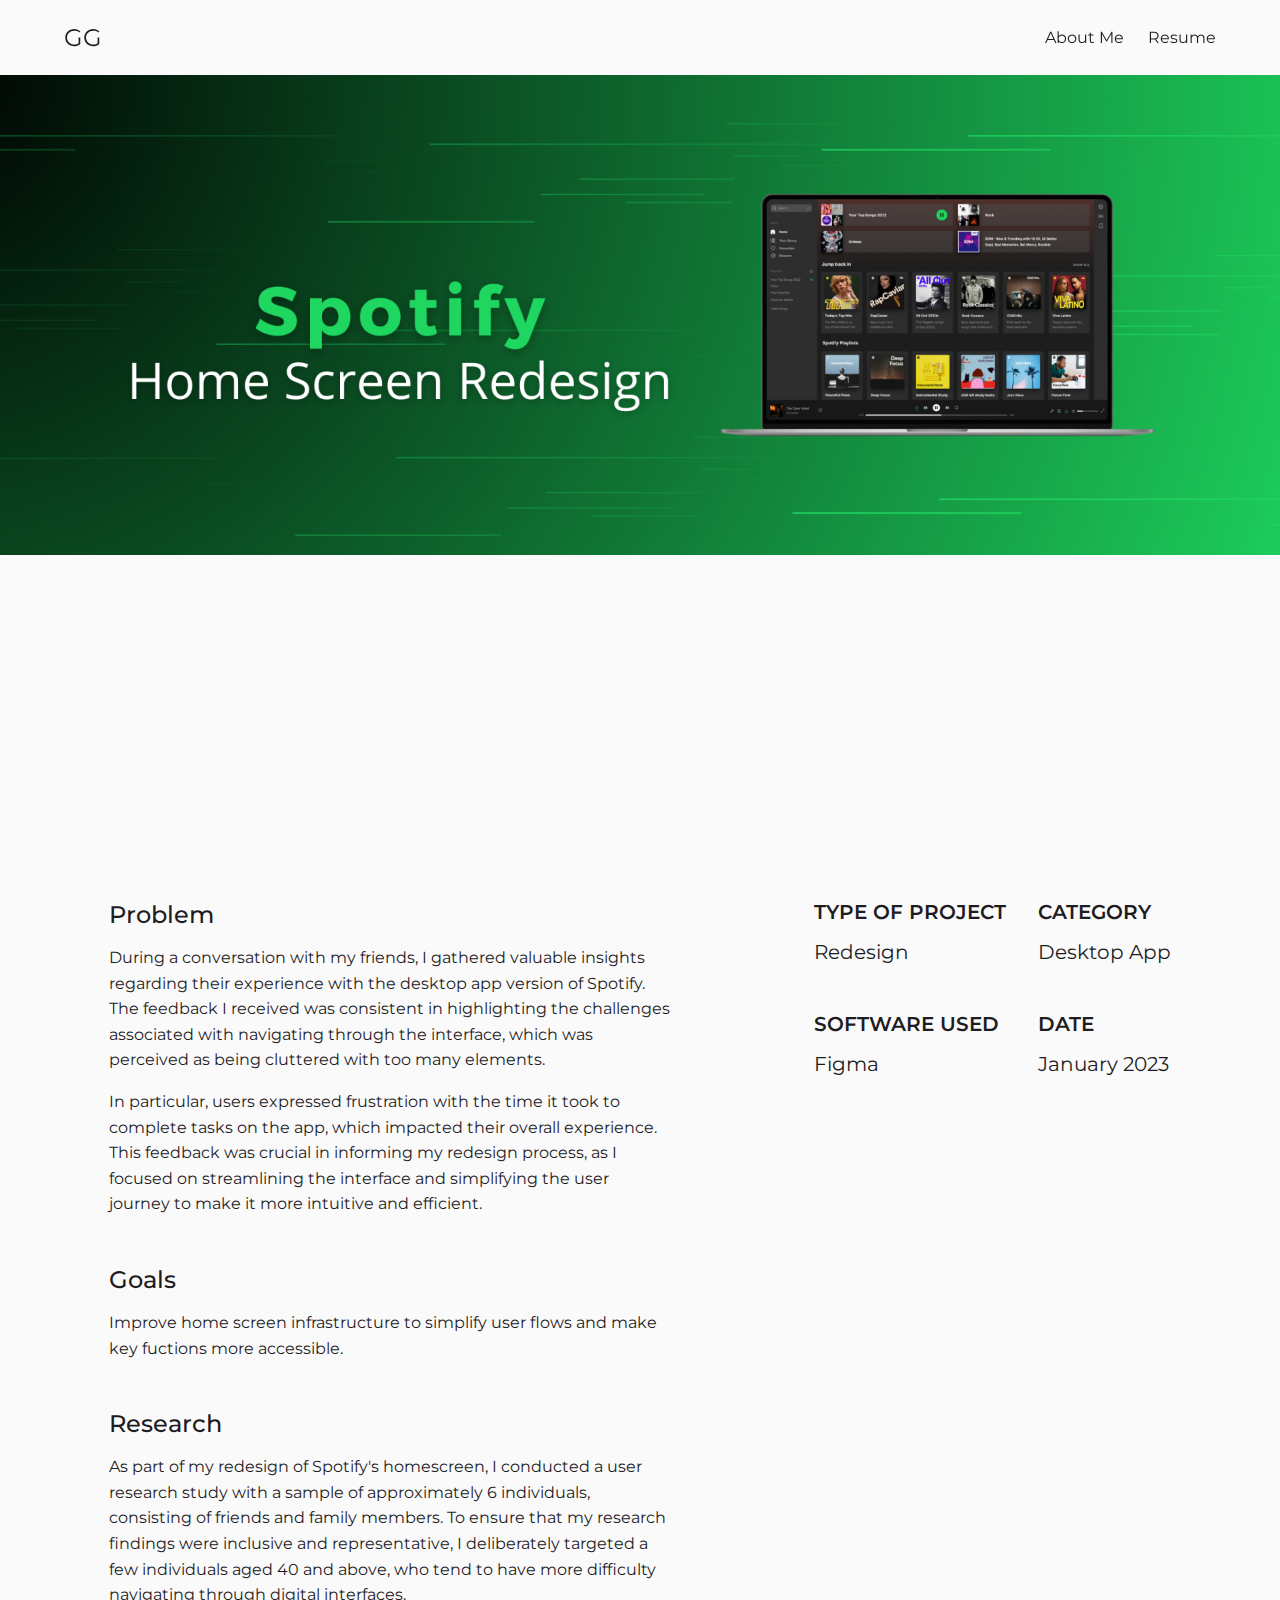
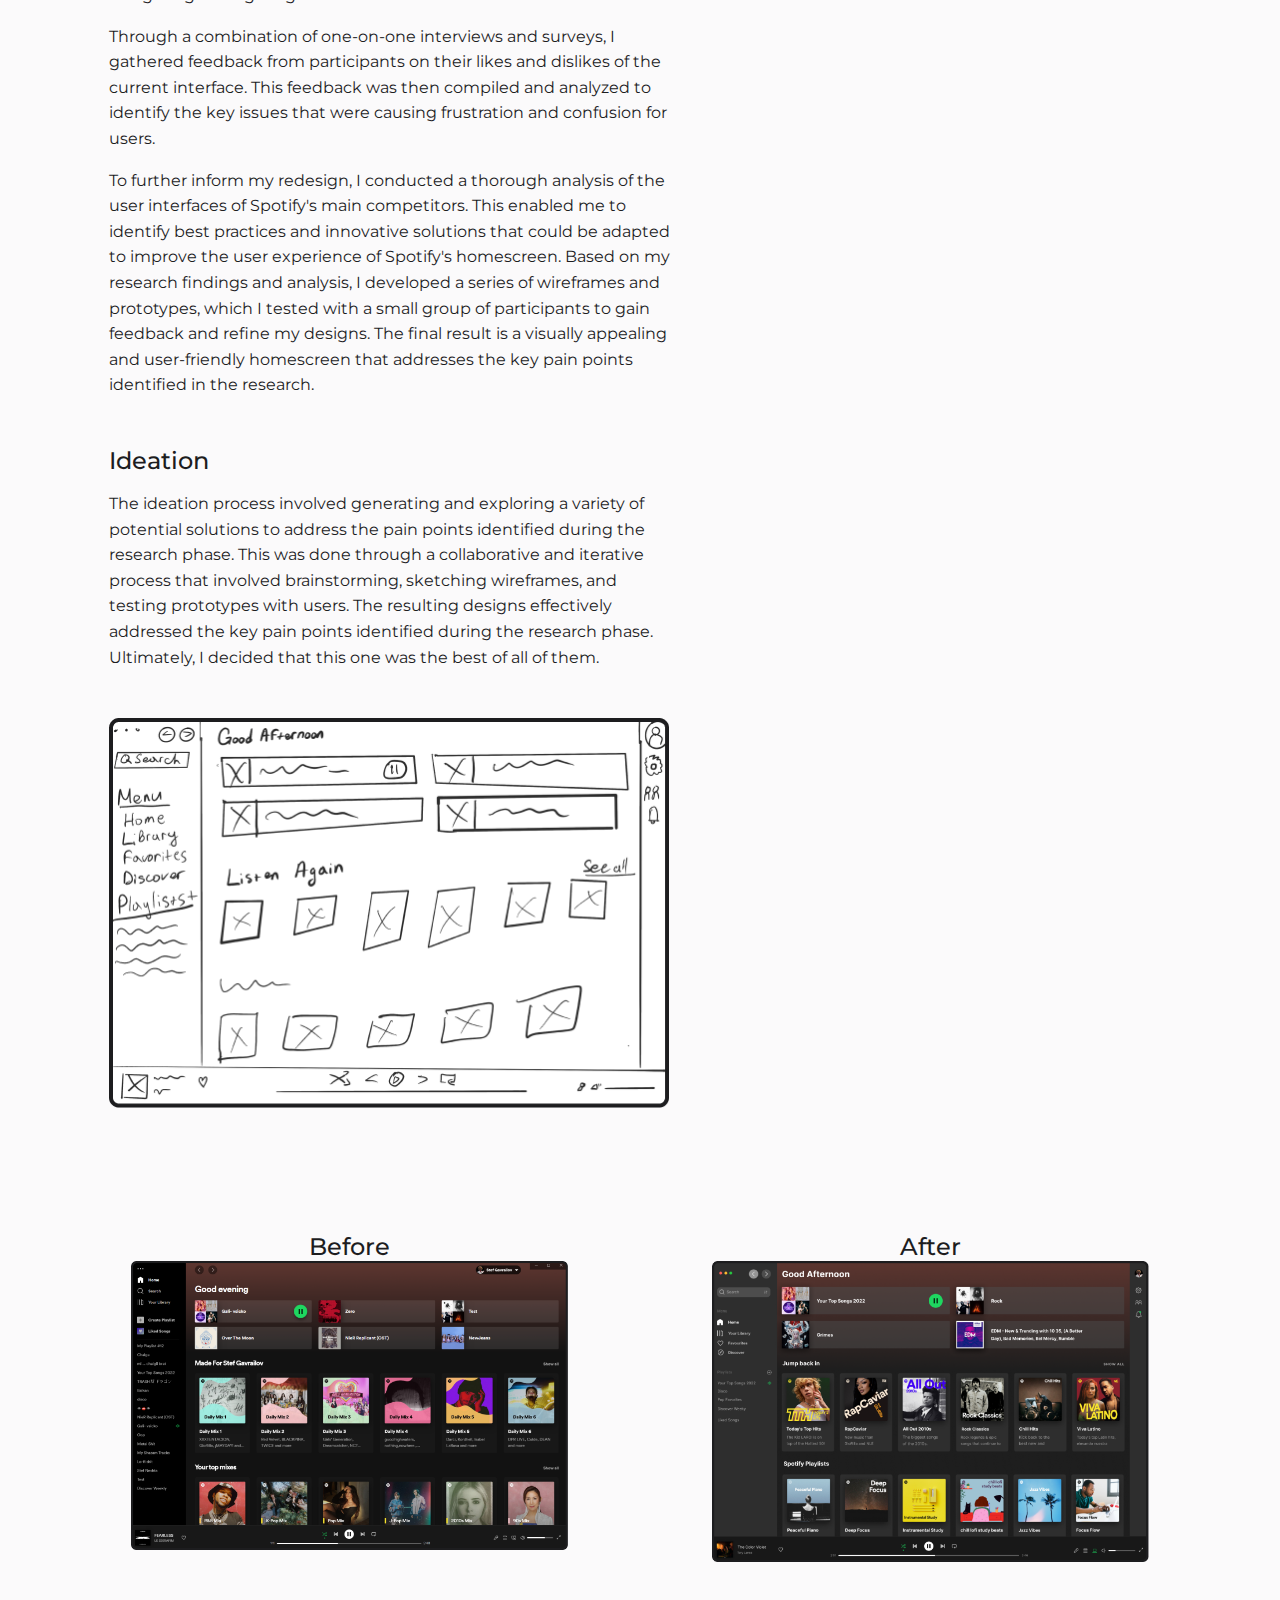
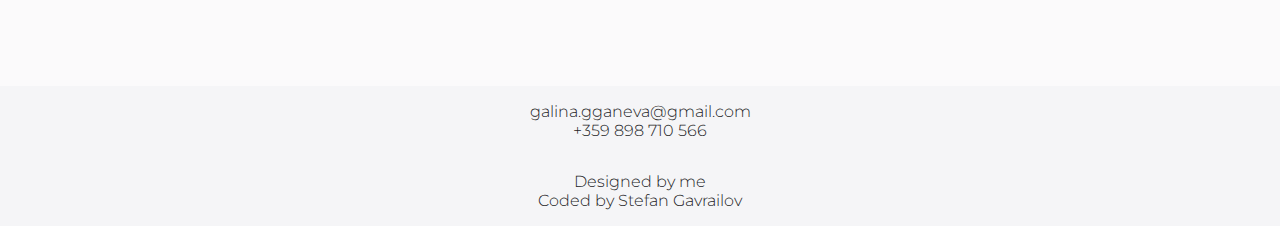
<file: project2.html>
<!DOCTYPE html>
<html lang="en">
  <head>
    <meta charset="UTF-8" />
    <meta http-equiv="X-UA-Compatible" content="IE=edge" />
    <meta name="viewport" content="width=device-width, initial-scale=1.0" />
    <title>Spotify Redesign</title>
    <link rel="stylesheet" href="css/project2.css" />
    <link rel="stylesheet" href="css/header.css" />
    <link rel="stylesheet" href="css/footer.css" />

    <link rel="preconnect" href="https://fonts.googleapis.com" />
    <link rel="preconnect" href="https://fonts.gstatic.com" crossorigin />
    <link
      href="https://fonts.googleapis.com/css2?family=Montserrat:wght@300;400;500;600;700&display=swap"
      rel="stylesheet"
    />
    <link rel="icon" href="imgs/favicon.ico" />
  </head>
  <body>
    <!-- Header -->
    <header class="header glass">
      <div class="left-section">
        <div class="gg-logo">
          <a class="gg-link" href="index.html">GG</a>
        </div>
      </div>
      <div class="right-section">
        <ul class="list">
          <li><a href="about.html">About Me</a></li>
          <li>
            <a href="resume/GalinaGaneva_CV.pdf" target="_blank">Resume</a>
          </li>
        </ul>
      </div>
    </header>
    <!-- Main Page -->
    <main id="main-page">
      <!-- Opening Section -->
      <section id="first-section">
        <div class="project-background">
          <img
            class="project-background-img"
            src="imgs/project2-background.png"
            alt="Project Background"
          />
        </div>
      </section>
      <!-- Text Section -->
      <section id="second-section">
        <!-- Project Info -->
        <div class="project-info">
          <!-- Col 1 -->
          <div class="project-col">
            <!-- Type of Product -->
            <div class="info-container">
              <p class="info-title">TYPE OF PROJECT</p>
              <p class="info-content">Redesign</p>
            </div>
            <!-- Software Used -->
            <div class="info-container">
              <p class="info-title">SOFTWARE USED</p>
              <p class="info-content">Figma</p>
            </div>
          </div>
          <!-- Col 2 -->
          <div class="project-col">
            <!-- Category -->
            <div class="info-container">
              <p class="info-title">CATEGORY</p>
              <p class="info-content">Desktop App</p>
            </div>

            <!-- Date -->
            <div class="info-container">
              <p class="info-title">DATE</p>
              <p class="info-content">January 2023</p>
            </div>
          </div>
        </div>
        <!-- Project Text -->
        <div class="project-text">
          <!-- Problem -->
          <div class="project-text-section">
            <div class="section-title">Problem</div>
            <div class="section-text">
              <p style="padding-bottom: 0">
                During a conversation with my friends, I gathered valuable
                insights regarding their experience with the desktop app version
                of Spotify. The feedback I received was consistent in
                highlighting the challenges associated with navigating through
                the interface, which was perceived as being cluttered with too
                many elements.
              </p>
              <p>
                In particular, users expressed frustration with the time it took
                to complete tasks on the app, which impacted their overall
                experience. This feedback was crucial in informing my redesign
                process, as I focused on streamlining the interface and
                simplifying the user journey to make it more intuitive and
                efficient.
              </p>
            </div>
          </div>
          <!-- Goals -->
          <div class="project-text-section">
            <div class="section-title">Goals</div>
            <div class="section-text">
              <p>
                Improve home screen infrastructure to simplify user flows and
                make key fuctions more accessible.
              </p>
            </div>
          </div>
          <!-- Research -->
          <div class="project-text-section">
            <div class="section-title">Research</div>
            <div class="section-text">
              <p style="padding-bottom: 0">
                As part of my redesign of Spotify's homescreen, I conducted a
                user research study with a sample of approximately 6
                individuals, consisting of friends and family members. To ensure
                that my research findings were inclusive and representative, I
                deliberately targeted a few individuals aged 40 and above, who
                tend to have more difficulty navigating through digital
                interfaces.
              </p>
              <p style="padding-bottom: 0">
                Through a combination of one-on-one interviews and surveys, I
                gathered feedback from participants on their likes and dislikes
                of the current interface. This feedback was then compiled and
                analyzed to identify the key issues that were causing
                frustration and confusion for users.
              </p>
              <p>
                To further inform my redesign, I conducted a thorough analysis
                of the user interfaces of Spotify's main competitors. This
                enabled me to identify best practices and innovative solutions
                that could be adapted to improve the user experience of
                Spotify's homescreen. Based on my research findings and
                analysis, I developed a series of wireframes and prototypes,
                which I tested with a small group of participants to gain
                feedback and refine my designs. The final result is a visually
                appealing and user-friendly homescreen that addresses the key
                pain points identified in the research.
              </p>
            </div>
          </div>
          <!-- Ideation -->
          <div class="project-text-section">
            <div class="section-title">Ideation</div>
            <div class="section-text">
              <p>
                The ideation process involved generating and exploring a variety
                of potential solutions to address the pain points identified
                during the research phase. This was done through a collaborative
                and iterative process that involved brainstorming, sketching
                wireframes, and testing prototypes with users. The resulting
                designs effectively addressed the key pain points identified
                during the research phase. Ultimately, I decided that this one
                was the best of all of them.
              </p>
            </div>
            <img
              class="ideation full"
              src="imgs/Ideation.png"
              alt="Project Ideation"
            />
          </div>
        </div>
      </section>
      <!-- Before and After Section -->
      <section id="third-section">
        <!-- Before -->
        <div class="image-section">
          <div class="section-title centered">Before</div>
          <img
            class="before-after full"
            src="imgs/before-project2.png"
            alt="Preview of Before"
          />
        </div>
        <!-- After -->
        <div class="image-section">
          <div class="section-title centered">After</div>
          <img
            class="before-after full"
            src="imgs/after-project2.png"
            alt="Preview of After"
          />
        </div>
      </section>
    </main>
    <!-- Footer -->
    <footer class="footer">
      <div class="middle-section">
        <div class="contact-container">
          <a class="footer-click" href="mailto:galina.gganeva@gmail.com"
            >galina.gganeva@gmail.com</a
          >
          <a class="footer-click" href="tel:+359 898 710 566"
            >+359 898 710 566</a
          >
        </div>
        <div class="credit-container">
          <p class="footer-text">Designed by me</p>
          <p class="footer-text">
            Coded by
            <a
              class="footer-click"
              href="https://github.com/Maglata"
              target="_blank"
              >Stefan Gavrailov</a
            >
          </p>
        </div>
      </div>
    </footer>
  </body>
</html>
</file>
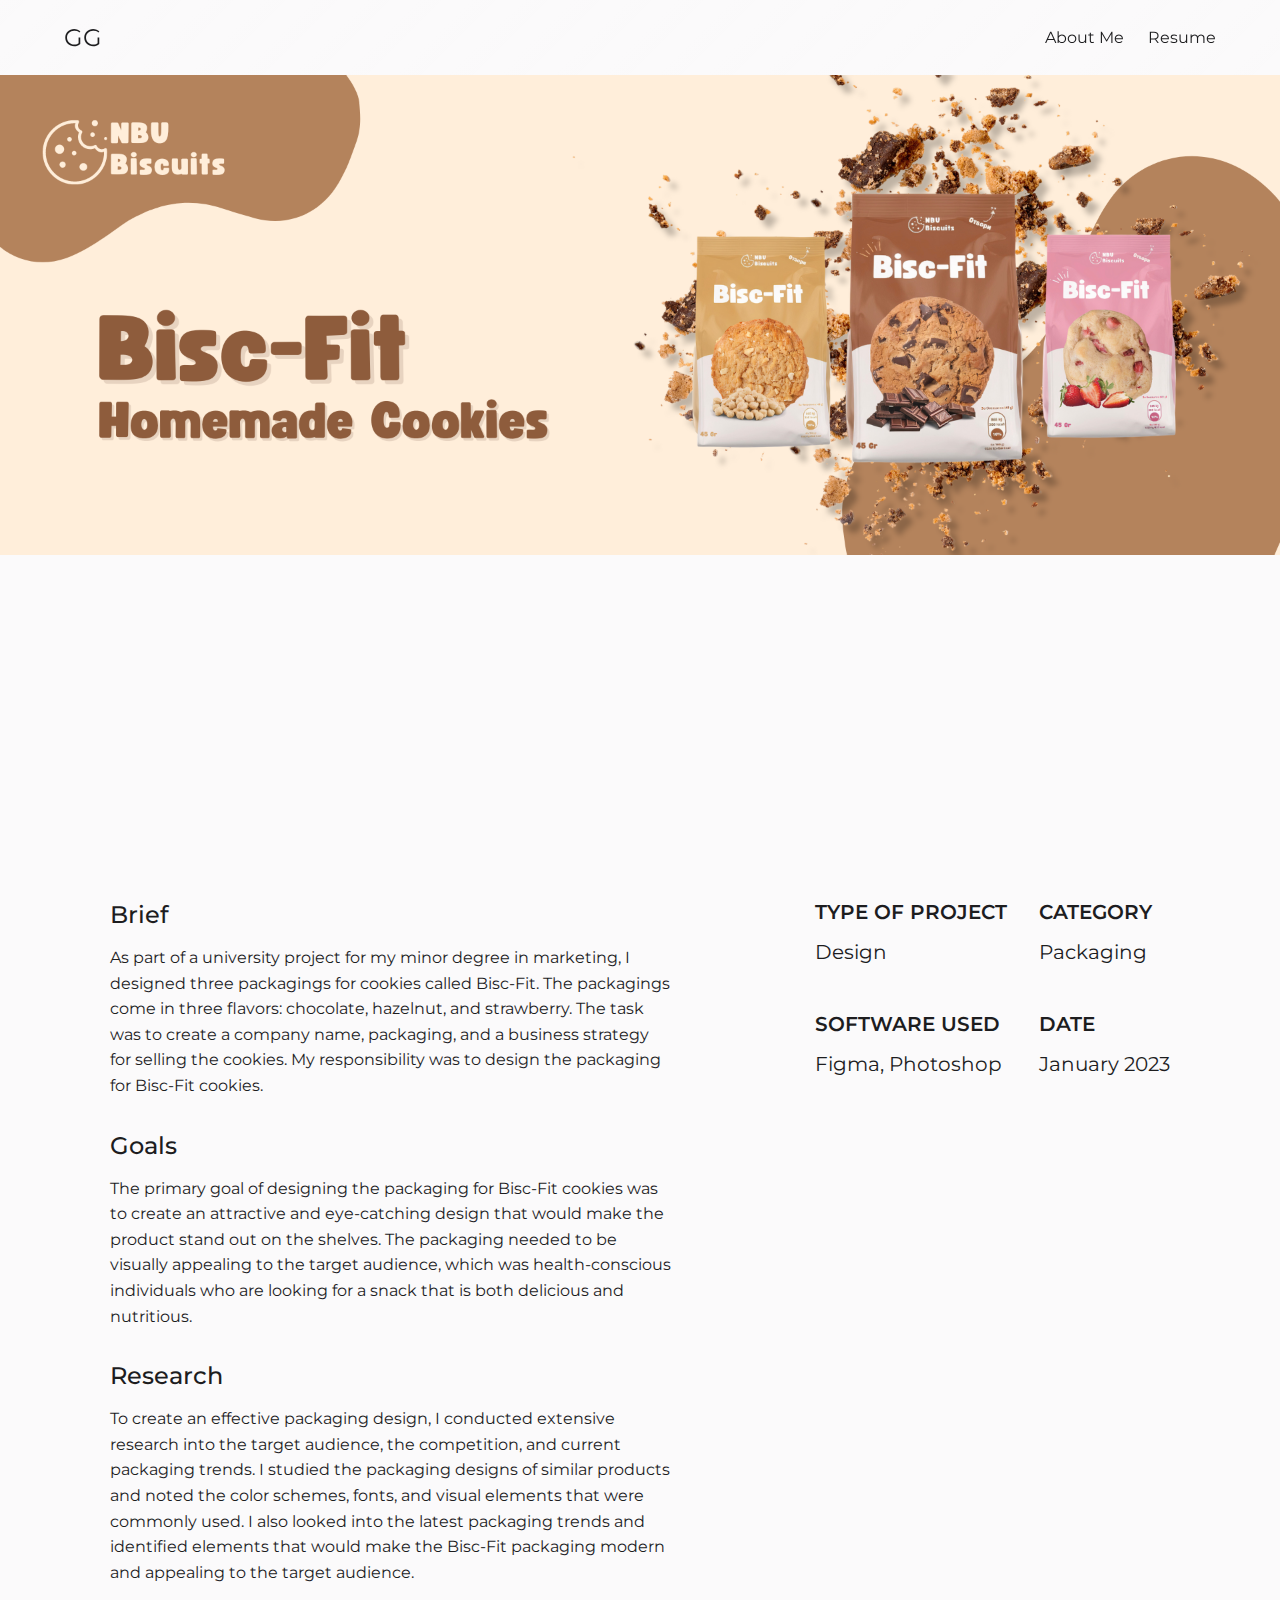
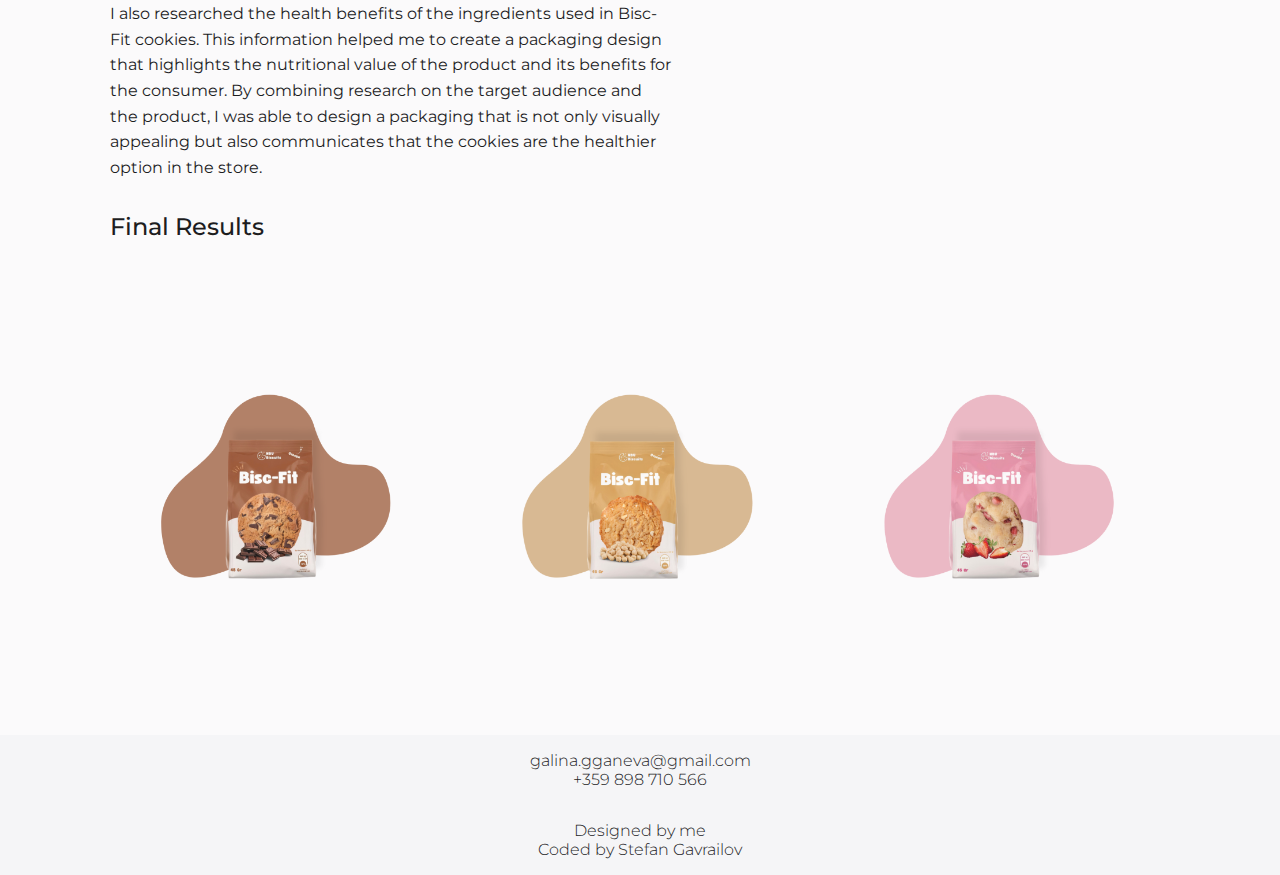
<file: project3.html>
<!DOCTYPE html>
<html lang="en">
  <head>
    <meta charset="UTF-8" />
    <meta http-equiv="X-UA-Compatible" content="IE=edge" />
    <meta name="viewport" content="width=device-width, initial-scale=1.0" />
    <title>Bisc-Fit Design</title>
    <link rel="stylesheet" href="css/project3.css" />
    <link rel="stylesheet" href="css/header.css" />
    <link rel="stylesheet" href="css/footer.css" />

    <link rel="preconnect" href="https://fonts.googleapis.com" />
    <link rel="preconnect" href="https://fonts.gstatic.com" crossorigin />
    <link
      href="https://fonts.googleapis.com/css2?family=Montserrat:wght@300;400;500;600;700&display=swap"
      rel="stylesheet"
    />
    <link rel="icon" href="imgs/favicon.ico" />
  </head>
  <body>
    <!-- Header -->
    <header class="header glass">
      <div class="left-section">
        <div class="gg-logo">
          <a class="gg-link" href="index.html">GG</a>
        </div>
      </div>
      <div class="right-section">
        <ul class="list">
          <li><a href="about.html">About Me</a></li>
          <li>
            <a href="resume/GalinaGaneva_CV.pdf" target="_blank">Resume</a>
          </li>
        </ul>
      </div>
    </header>
    <!-- Main Page -->
    <main id="main-page">
      <!-- Opening Section -->
      <section id="first-section">
        <div class="project-background">
          <img
            class="project-background-img"
            src="imgs/project3-background.png"
            alt="Project Background"
          />
        </div>
      </section>
      <!-- Text Section -->
      <section id="second-section">
        <!-- Project Info -->
        <div class="project-info">
          <!-- Col 1 -->
          <div class="project-col">
            <!-- Type of Product -->
            <div class="info-container">
              <p class="info-title">TYPE OF PROJECT</p>
              <p class="info-content">Design</p>
            </div>
            <!-- Software Used -->
            <div class="info-container">
              <p class="info-title">SOFTWARE USED</p>
              <p class="info-content">Figma, Photoshop</p>
            </div>
          </div>
          <!-- Col 2 -->
          <div class="project-col">
            <!-- Category -->
            <div class="info-container">
              <p class="info-title">CATEGORY</p>
              <p class="info-content">Packaging</p>
            </div>

            <!-- Date -->
            <div class="info-container">
              <p class="info-title">DATE</p>
              <p class="info-content">January 2023</p>
            </div>
          </div>
        </div>
        <!-- Project Text -->
        <div class="project-text">
          <!-- Problem -->
          <div class="project-text-section">
            <div class="section-title">Brief</div>
            <div class="section-text">
              <p>
                As part of a university project for my minor degree in
                marketing, I designed three packagings for cookies called
                Bisc-Fit. The packagings come in three flavors: chocolate,
                hazelnut, and strawberry. The task was to create a company name,
                packaging, and a business strategy for selling the cookies. My
                responsibility was to design the packaging for Bisc-Fit cookies.
              </p>
            </div>
          </div>
          <!-- Goals -->
          <div class="project-text-section">
            <div class="section-title">Goals</div>
            <div class="section-text">
              <p>
                The primary goal of designing the packaging for Bisc-Fit cookies
                was to create an attractive and eye-catching design that would
                make the product stand out on the shelves. The packaging needed
                to be visually appealing to the target audience, which was
                health-conscious individuals who are looking for a snack that is
                both delicious and nutritious.
              </p>
            </div>
          </div>
          <!-- Research -->
          <div class="project-text-section">
            <div class="section-title">Research</div>
            <div class="section-text">
              <p style="padding-bottom: 0">
                To create an effective packaging design, I conducted extensive
                research into the target audience, the competition, and current
                packaging trends. I studied the packaging designs of similar
                products and noted the color schemes, fonts, and visual elements
                that were commonly used. I also looked into the latest packaging
                trends and identified elements that would make the Bisc-Fit
                packaging modern and appealing to the target audience.
              </p>
              <p>
                I also researched the health benefits of the ingredients used in
                Bisc-Fit cookies. This information helped me to create a
                packaging design that highlights the nutritional value of the
                product and its benefits for the consumer. By combining research
                on the target audience and the product, I was able to design a
                packaging that is not only visually appealing but also
                communicates that the cookies are the healthier option in the
                store.
              </p>
            </div>
          </div>
          <!-- Final Results -->
          <div class="project-text-section">
            <div class="section-title">Final Results</div>
          </div>
        </div>
      </section>
      <!-- Final Results Section -->
      <section id="third-section">
        <div class="image-container">
          <img
            class="result-img"
            src="imgs/project3-result1.png"
            alt="Final Result One"
          />
        </div>
        <div class="image-container">
          <img
            class="result-img"
            src="imgs/project3-result2.png"
            alt="Final Result One"
          />
        </div>
        <div class="image-container">
          <img
            class="result-img"
            src="imgs/project3-result3.png"
            alt="Final Result One"
          />
        </div>
      </section>
    </main>
    <!-- Footer -->
    <footer class="footer">
      <div class="middle-section">
        <div class="contact-container">
          <a class="footer-click" href="mailto:galina.gganeva@gmail.com"
            >galina.gganeva@gmail.com</a
          >
          <a class="footer-click" href="tel:+359 898 710 566"
            >+359 898 710 566</a
          >
        </div>
        <div class="credit-container">
          <p class="footer-text">Designed by me</p>
          <p class="footer-text">
            Coded by
            <a
              class="footer-click"
              href="https://github.com/Maglata"
              target="_blank"
              >Stefan Gavrailov</a
            >
          </p>
        </div>
      </div>
    </footer>
  </body>
</html>
</file>
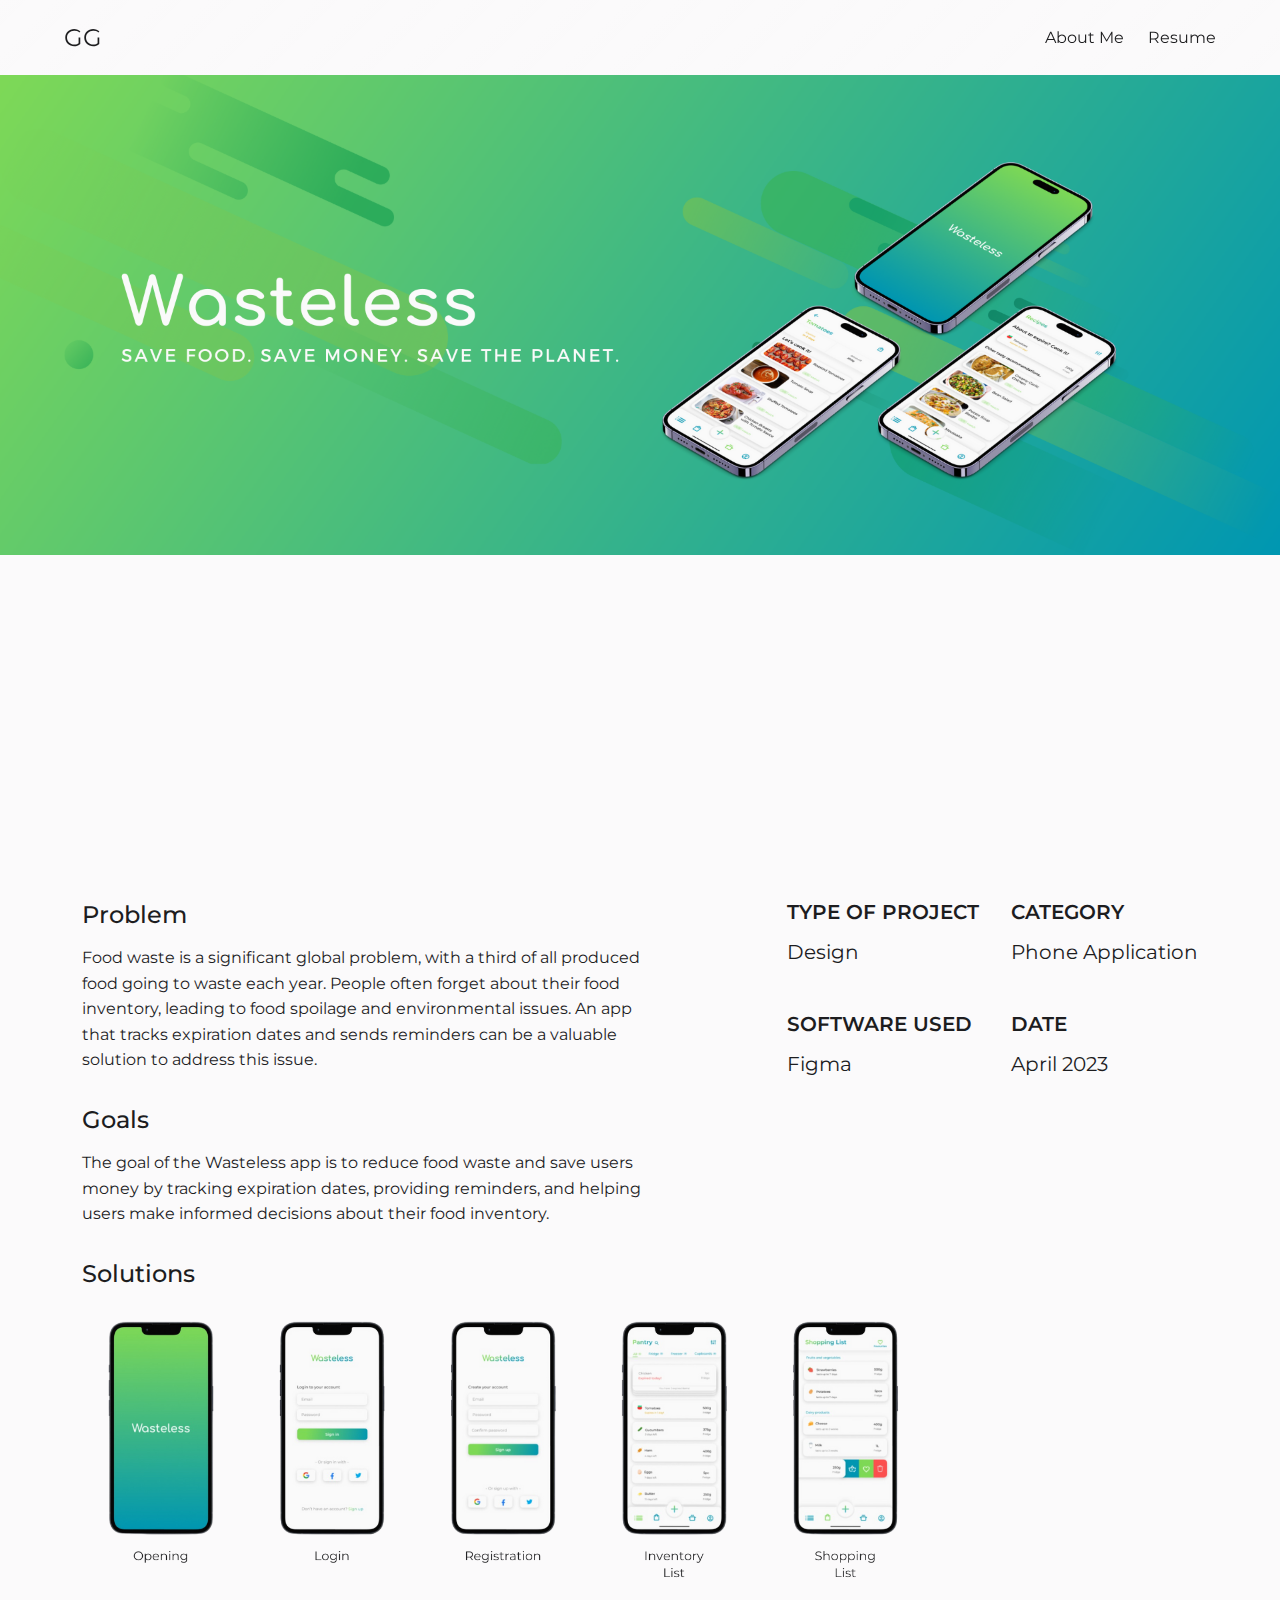
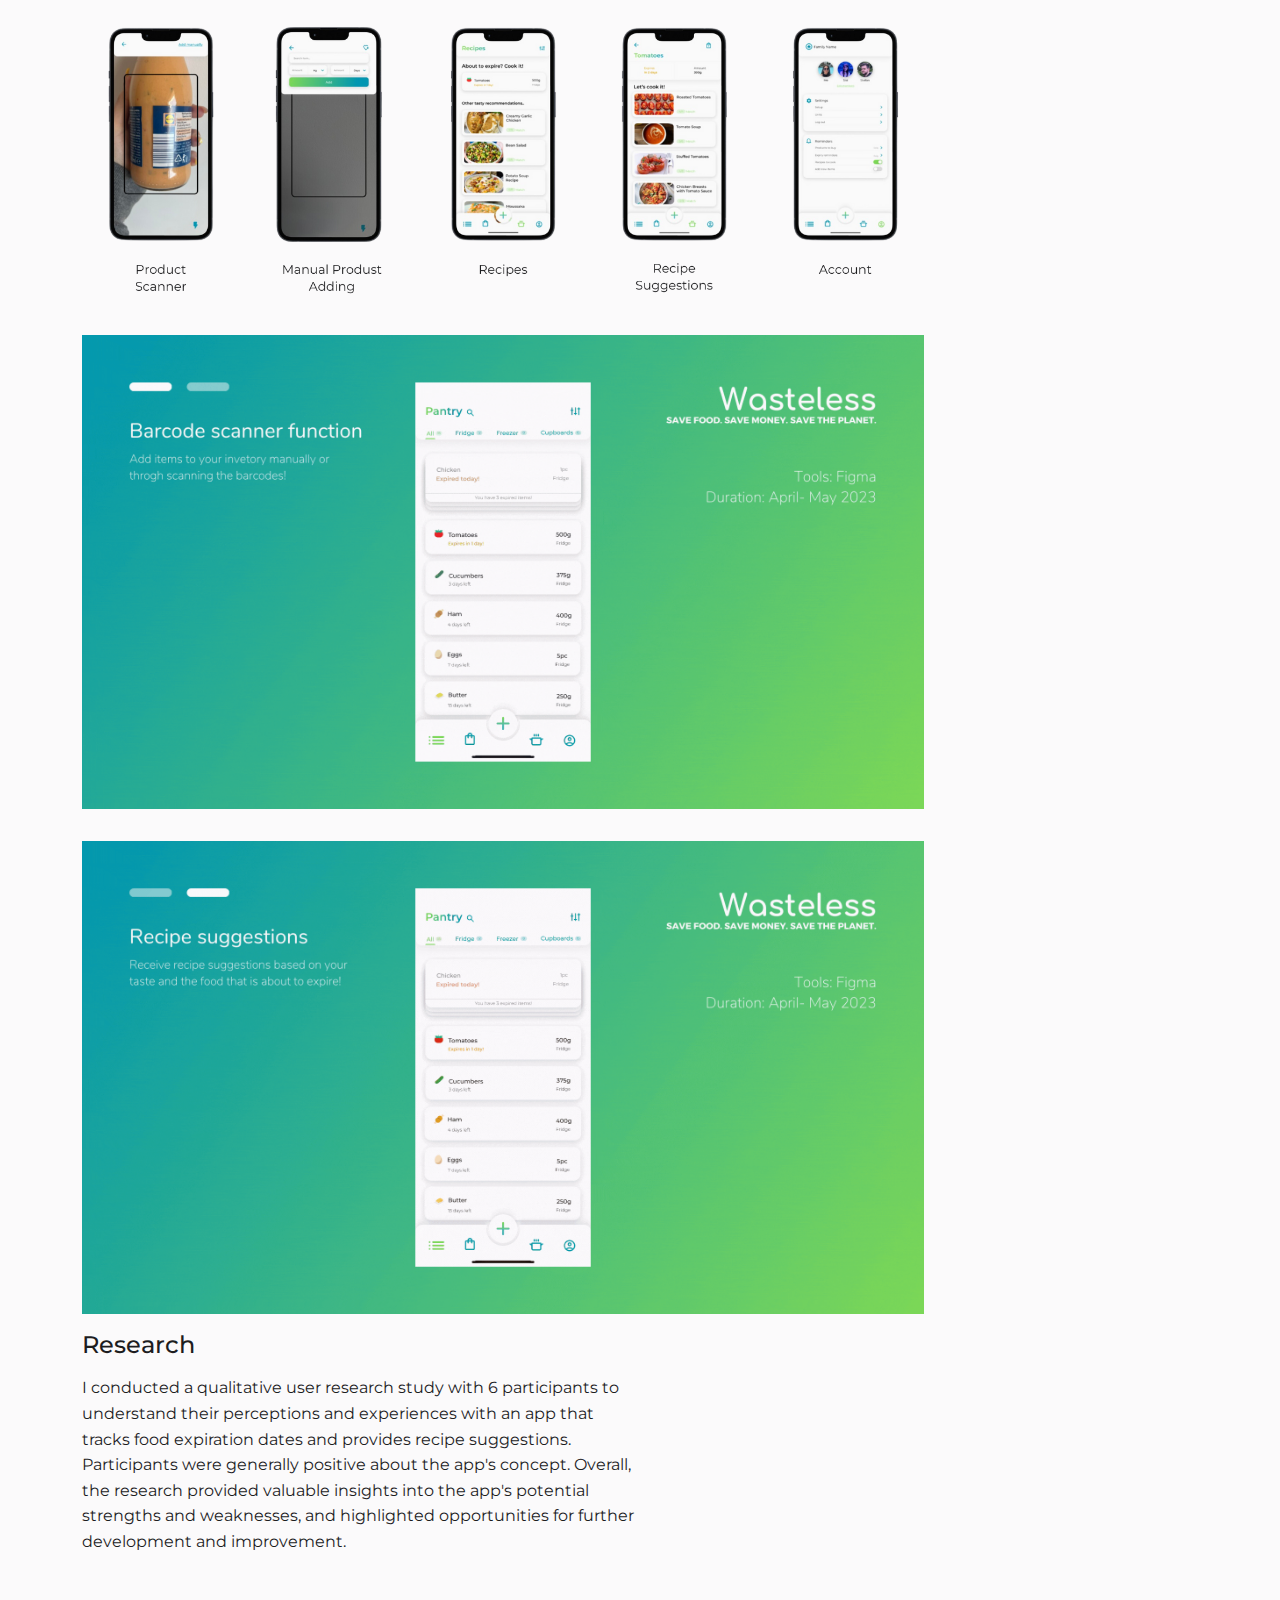
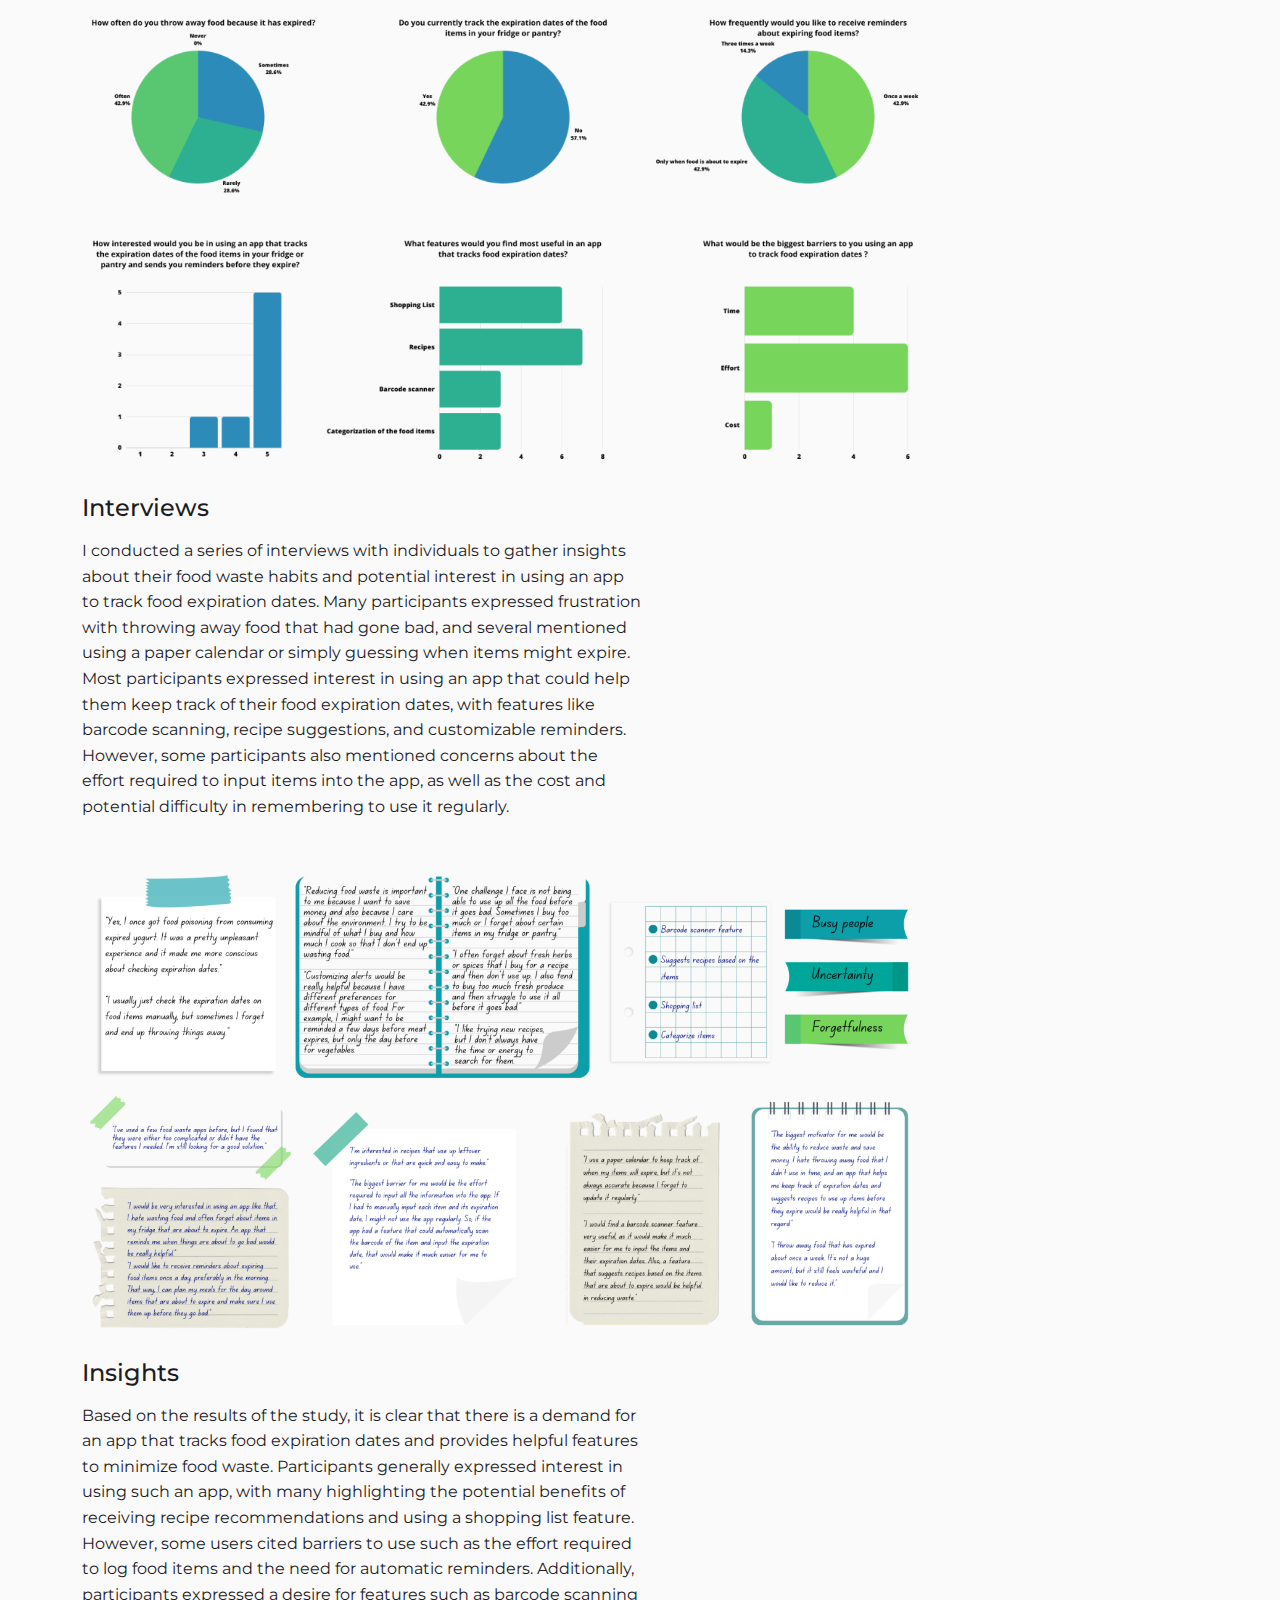
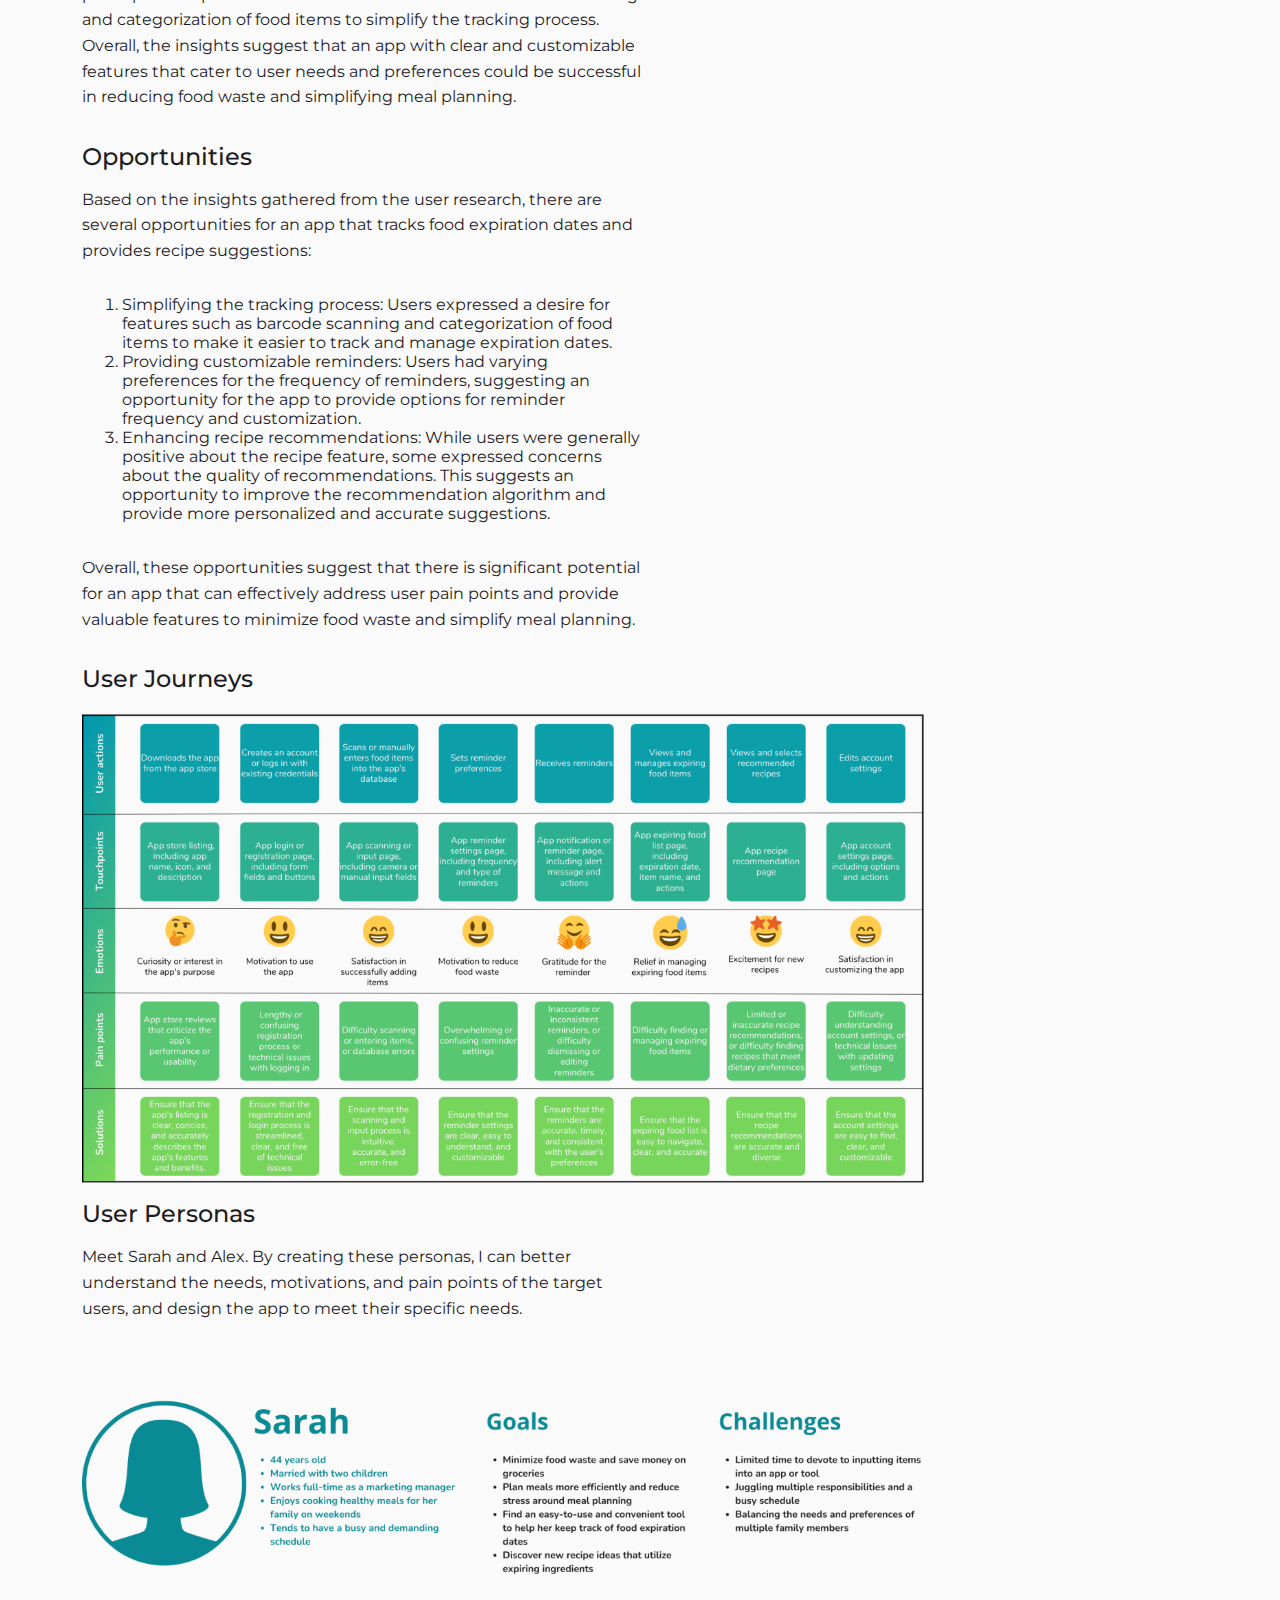
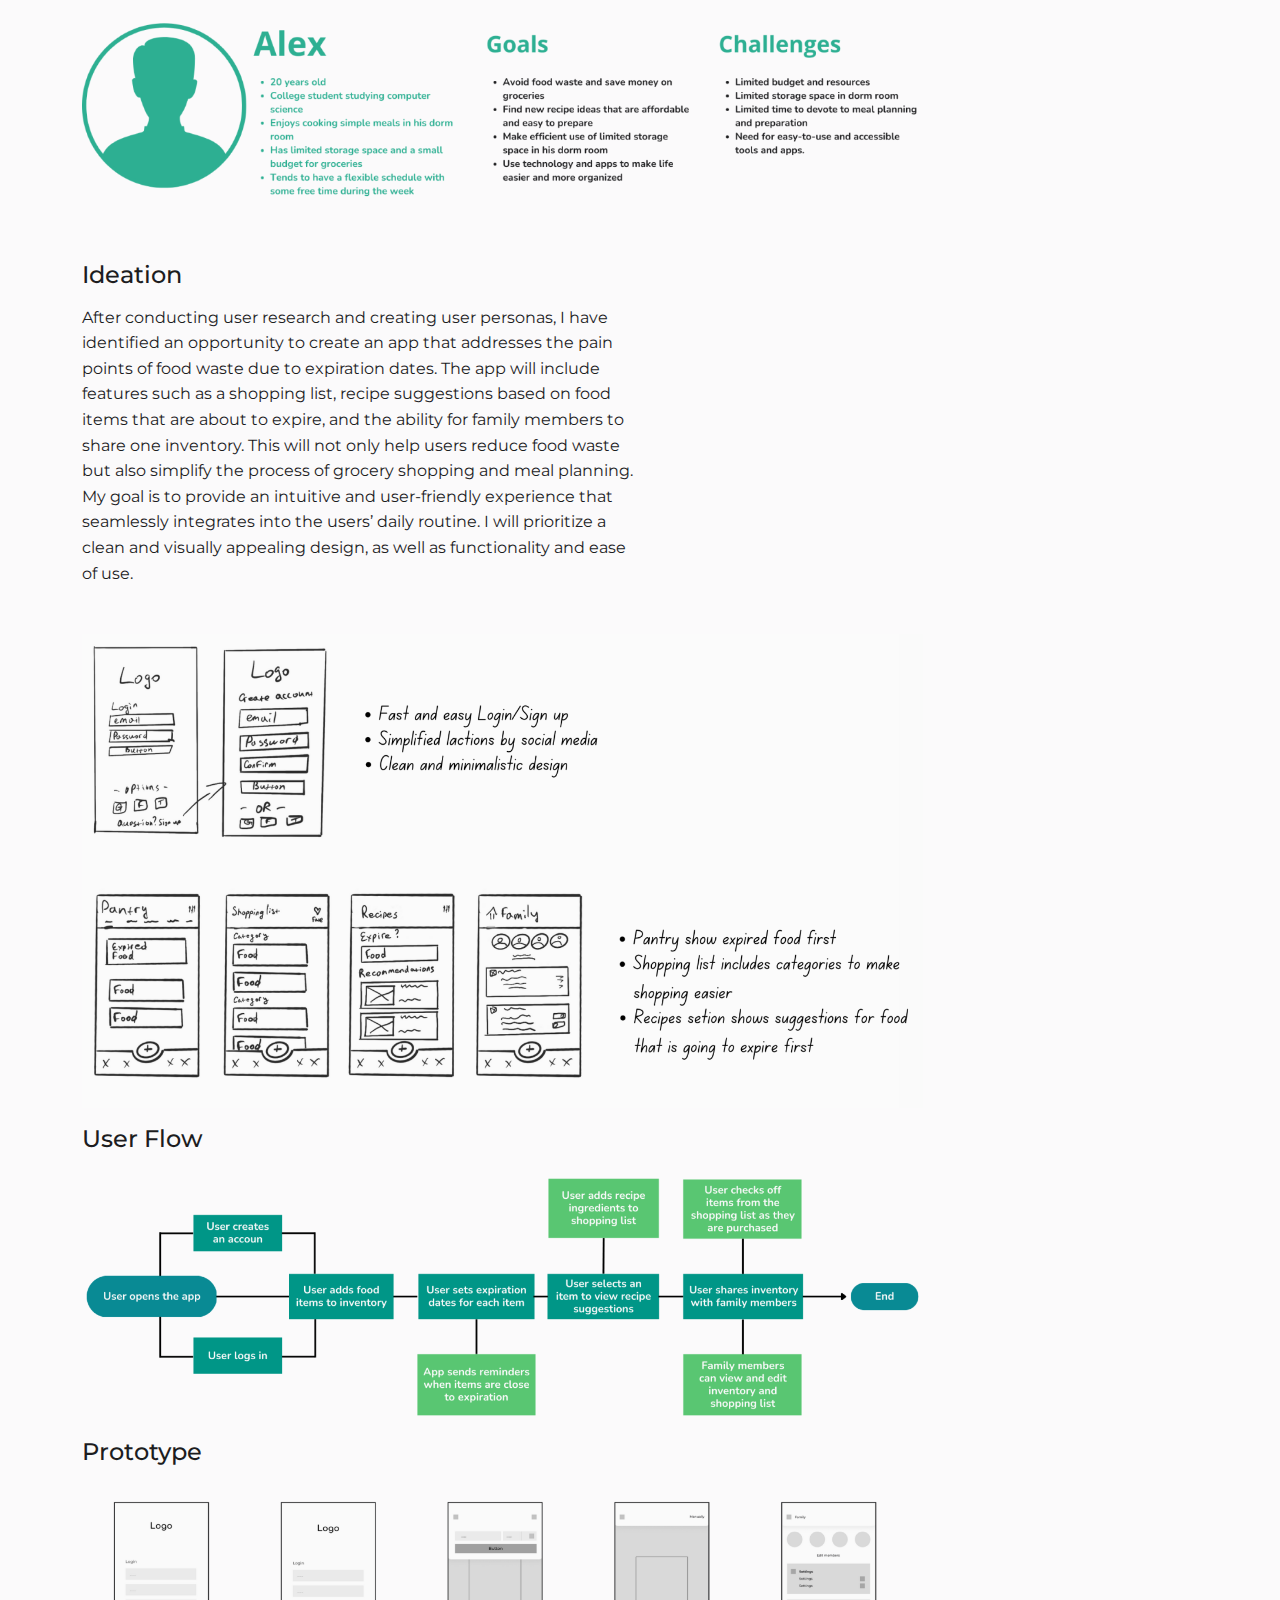
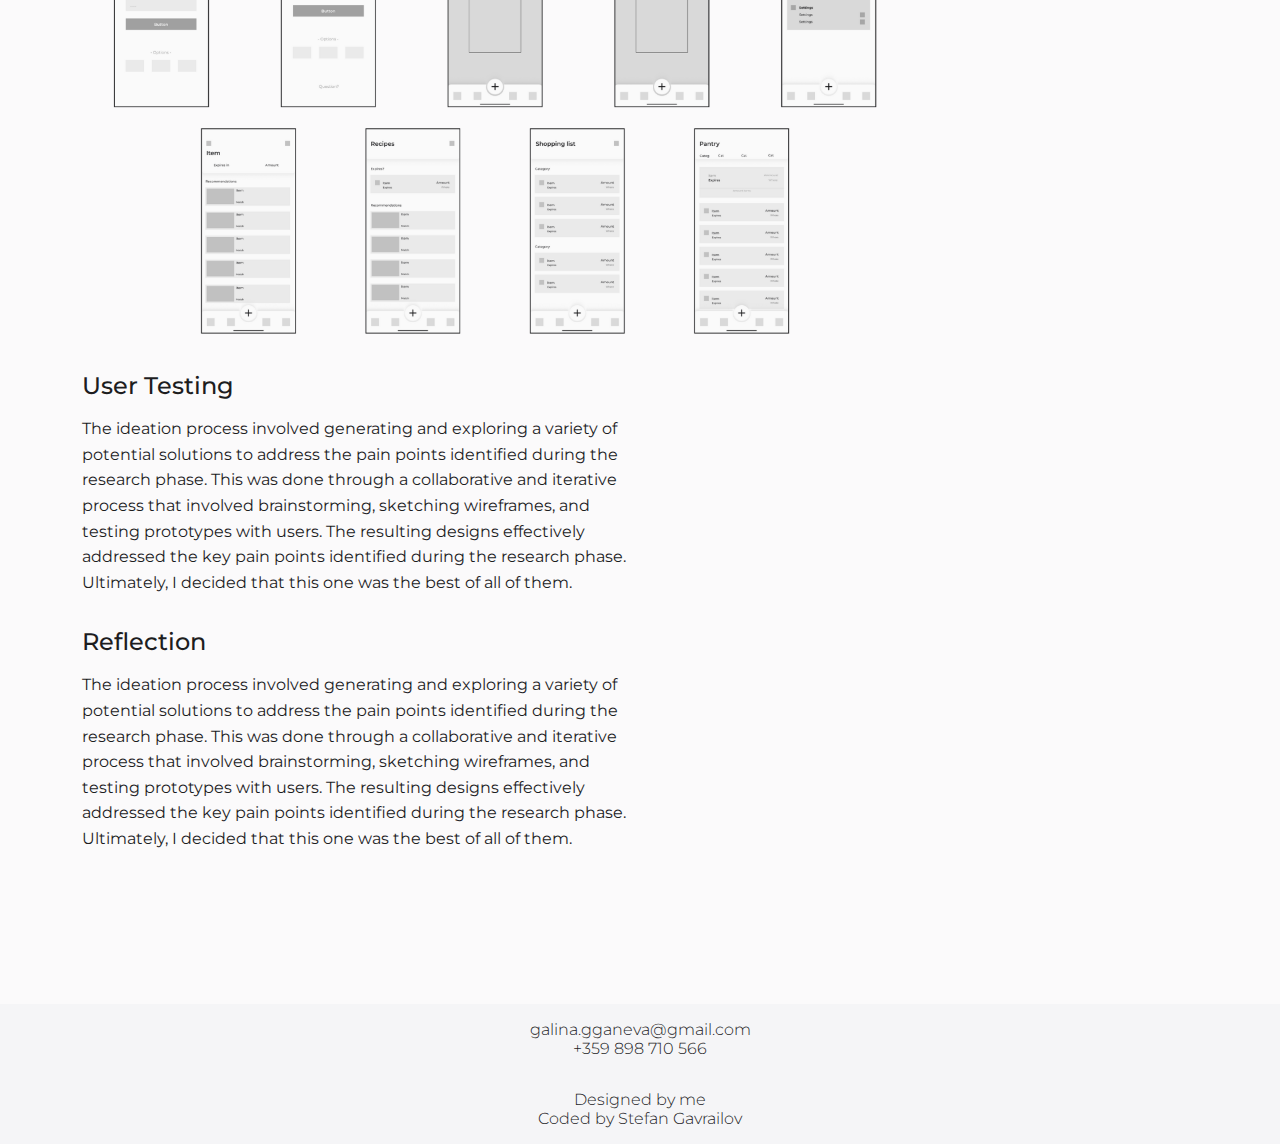
<file: project4.html>
<!DOCTYPE html>
<html lang="en">
  <head>
    <meta charset="UTF-8" />
    <meta http-equiv="X-UA-Compatible" content="IE=edge" />
    <meta name="viewport" content="width=device-width, initial-scale=1.0" />
    <title>Wasteless</title>
    <link rel="stylesheet" href="css/project4.css" />
    <link rel="stylesheet" href="css/header.css" />
    <link rel="stylesheet" href="css/footer.css" />

    <link rel="preconnect" href="https://fonts.googleapis.com" />
    <link rel="preconnect" href="https://fonts.gstatic.com" crossorigin />
    <link
      href="https://fonts.googleapis.com/css2?family=Montserrat:wght@300;400;500;600;700&display=swap"
      rel="stylesheet"
    />
    <link rel="icon" href="imgs/favicon.ico" />
  </head>
  <body>
    <!-- Header -->
    <header class="header glass">
      <div class="left-section">
        <div class="gg-logo">
          <a class="gg-link" href="index.html">GG</a>
        </div>
      </div>
      <div class="right-section">
        <ul class="list">
          <li><a href="about.html">About Me</a></li>
          <li>
            <a href="resume/GalinaGaneva_CV.pdf" target="_blank">Resume</a>
          </li>
        </ul>
      </div>
    </header>
    <!-- Main Page -->
    <main id="main-page">
      <!-- Opening Section -->
      <section id="first-section">
        <div class="project-background">
          <img
            class="project-background-img"
            src="imgs/project4-background.png"
            alt="Project Background"
          />
        </div>
      </section>
      <!-- Text Section -->
      <section id="second-section">
        <!-- Project Info -->
        <div class="project-info">
          <!-- Col 1 -->
          <div class="project-col">
            <!-- Type of Product -->
            <div class="info-container">
              <p class="info-title">TYPE OF PROJECT</p>
              <p class="info-content">Design</p>
            </div>
            <!-- Software Used -->
            <div class="info-container">
              <p class="info-title">SOFTWARE USED</p>
              <p class="info-content">Figma</p>
            </div>
          </div>
          <!-- Col 2 -->
          <div class="project-col">
            <!-- Category -->
            <div class="info-container">
              <p class="info-title">CATEGORY</p>
              <p class="info-content">Phone Application</p>
            </div>

            <!-- Date -->
            <div class="info-container">
              <p class="info-title">DATE</p>
              <p class="info-content">April 2023</p>
            </div>
          </div>
        </div>
        <!-- Project Text -->
        <div class="project-text">
          <!-- Problem -->
          <div class="project-text-section">
            <div class="section-title">Problem</div>
            <div class="section-text">
              <p>
                Food waste is a significant global problem, with a third of all
                produced food going to waste each year. People often forget
                about their food inventory, leading to food spoilage and
                environmental issues. An app that tracks expiration dates and
                sends reminders can be a valuable solution to address this
                issue.
              </p>
            </div>
          </div>
          <!-- Goals -->
          <div class="project-text-section">
            <div class="section-title">Goals</div>
            <div class="section-text">
              <p>
                The goal of the Wasteless app is to reduce food waste and save
                users money by tracking expiration dates, providing reminders,
                and helping users make informed decisions about their food
                inventory.
              </p>
            </div>
          </div>
          <!-- Solutions -->
          <div class="project-text-section">
            <div class="section-title">Solutions</div>
            <div class="section-images">
              <img
                class="app-img"
                src="/imgs/solutions-img-project1.png"
                alt="Application Showcase"
              />
              <img
                class="app-img"
                src="/imgs/app-showcase1.gif"
                alt="Application Showcase Gif"
              />
              <img
                class="app-img"
                src="/imgs/app-showcase2.gif"
                alt="Application Showcase Gif"
              />
            </div>
          </div>
          <!-- Research -->
          <div class="project-text-section">
            <!-- Title -->
            <div class="section-title">Research</div>
            <!-- Text Section -->
            <div class="section-text">
              <p>
                I conducted a qualitative user research study with 6
                participants to understand their perceptions and experiences
                with an app that tracks food expiration dates and provides
                recipe suggestions. Participants were generally positive about
                the app's concept. Overall, the research provided valuable
                insights into the app's potential strengths and weaknesses, and
                highlighted opportunities for further development and
                improvement.
              </p>
            </div>
            <!-- Image Section -->
            <div class="section-images">
              <img
                class="app-img"
                src="/imgs/research-showcase1.png"
                alt="Research Showcase"
              />
            </div>
          </div>
          <!-- Interviews -->
          <div class="project-text-section">
            <!-- Title -->
            <div class="section-title">Interviews</div>
            <!-- Text Section -->
            <div class="section-text">
              <p>
                I conducted a series of interviews with individuals to gather
                insights about their food waste habits and potential interest in
                using an app to track food expiration dates. Many participants
                expressed frustration with throwing away food that had gone bad,
                and several mentioned using a paper calendar or simply guessing
                when items might expire. Most participants expressed interest in
                using an app that could help them keep track of their food
                expiration dates, with features like barcode scanning, recipe
                suggestions, and customizable reminders. However, some
                participants also mentioned concerns about the effort required
                to input items into the app, as well as the cost and potential
                difficulty in remembering to use it regularly.
              </p>
            </div>
            <!-- Image Section -->
            <div class="section-images">
              <img
                class="app-img"
                src="/imgs/interview-showcase.png"
                alt="Interview Showcase"
              />
            </div>
          </div>
          <!-- Insights -->
          <div class="project-text-section">
            <!-- Title -->
            <div class="section-title">Insights</div>
            <!-- Text Section -->
            <div class="section-text">
              <p>
                Based on the results of the study, it is clear that there is a
                demand for an app that tracks food expiration dates and provides
                helpful features to minimize food waste. Participants generally
                expressed interest in using such an app, with many highlighting
                the potential benefits of receiving recipe recommendations and
                using a shopping list feature. However, some users cited
                barriers to use such as the effort required to log food items
                and the need for automatic reminders. Additionally, participants
                expressed a desire for features such as barcode scanning and
                categorization of food items to simplify the tracking process.
                Overall, the insights suggest that an app with clear and
                customizable features that cater to user needs and preferences
                could be successful in reducing food waste and simplifying meal
                planning.
              </p>
            </div>
          </div>
          <!-- Opportunities -->
          <div class="project-text-section">
            <!-- Title -->
            <div class="section-title">Opportunities</div>
            <!-- Text Section -->
            <div class="section-text">
              <p style="padding-bottom: 1rem">
                Based on the insights gathered from the user research, there are
                several opportunities for an app that tracks food expiration
                dates and provides recipe suggestions:
              </p>
              <ol>
                <li>
                  Simplifying the tracking process: Users expressed a desire for
                  features such as barcode scanning and categorization of food
                  items to make it easier to track and manage expiration dates.
                </li>
                <li>
                  Providing customizable reminders: Users had varying
                  preferences for the frequency of reminders, suggesting an
                  opportunity for the app to provide options for reminder
                  frequency and customization.
                </li>
                <li>
                  Enhancing recipe recommendations: While users were generally
                  positive about the recipe feature, some expressed concerns
                  about the quality of recommendations. This suggests an
                  opportunity to improve the recommendation algorithm and
                  provide more personalized and accurate suggestions.
                </li>
              </ol>
              <p>
                Overall, these opportunities suggest that there is significant
                potential for an app that can effectively address user pain
                points and provide valuable features to minimize food waste and
                simplify meal planning.
              </p>
            </div>
          </div>
          <!-- User Journeys -->
          <div class="project-text-section">
            <!-- Title -->
            <div class="section-title">User Journeys</div>
            <!-- Image Section -->
            <div class="section-images">
              <img
                class="app-img"
                src="/imgs/user-journey-showcase.png"
                alt="User Journeys Showcase"
              />
            </div>
          </div>
          <!-- User Personas -->
          <div class="project-text-section">
            <!-- Title -->
            <div class="section-title">User Personas</div>
            <!-- Text Section -->
            <div class="section-text">
              <p>
                Meet Sarah and Alex. By creating these personas, I can better
                understand the needs, motivations, and pain points of the target
                users, and design the app to meet their specific needs.
              </p>
            </div>
            <!-- Image Section -->
            <div class="section-images">
              <img
                class="app-img"
                src="/imgs/user-personas-showcase.png"
                alt="User Personas Showcase"
              />
            </div>
          </div>
          <!-- Ideation -->
          <div class="project-text-section">
            <!-- Title -->
            <div class="section-title">Ideation</div>
            <!-- Text Section -->
            <div class="section-text">
              <p>
                After conducting user research and creating user personas, I
                have identified an opportunity to create an app that addresses
                the pain points of food waste due to expiration dates. The app
                will include features such as a shopping list, recipe
                suggestions based on food items that are about to expire, and
                the ability for family members to share one inventory. This will
                not only help users reduce food waste but also simplify the
                process of grocery shopping and meal planning. My goal is to
                provide an intuitive and user-friendly experience that
                seamlessly integrates into the users’ daily routine. I will
                prioritize a clean and visually appealing design, as well as
                functionality and ease of use.
              </p>
            </div>
            <!-- Image Section -->
            <div class="section-images">
              <img
                class="app-img"
                src="/imgs/ideation-showcase.png"
                alt="Ideation Showcase"
              />
            </div>
          </div>
          <!-- User Flow -->
          <div class="project-text-section">
            <!-- Title -->
            <div class="section-title">User Flow</div>
            <!-- Image Section -->
            <div class="section-images">
              <img
                class="app-img"
                src="/imgs/user-flow-showcase.png"
                alt="User Flow Showcase"
              />
            </div>
          </div>
          <!-- Prototype -->
          <div class="project-text-section">
            <!-- Title -->
            <div class="section-title">Prototype</div>
            <!-- Image Section -->
            <div class="section-images">
              <img
                class="app-img"
                src="/imgs/prototype-showcase.png"
                alt="Prototype Showcase"
              />
            </div>
          </div>
          <!-- User Testing -->
          <div class="project-text-section">
            <!-- Title -->
            <div class="section-title">User Testing</div>
            <!-- Text Section -->
            <div class="section-text">
              <p>
                The ideation process involved generating and exploring a variety
                of potential solutions to address the pain points identified
                during the research phase. This was done through a collaborative
                and iterative process that involved brainstorming, sketching
                wireframes, and testing prototypes with users. The resulting
                designs effectively addressed the key pain points identified
                during the research phase. Ultimately, I decided that this one
                was the best of all of them.
              </p>
            </div>
          </div>
          <!-- Reflection -->
          <div class="project-text-section">
            <!-- Title -->
            <div class="section-title">Reflection</div>
            <!-- Text Section -->
            <div class="section-text">
              <p>
                The ideation process involved generating and exploring a variety
                of potential solutions to address the pain points identified
                during the research phase. This was done through a collaborative
                and iterative process that involved brainstorming, sketching
                wireframes, and testing prototypes with users. The resulting
                designs effectively addressed the key pain points identified
                during the research phase. Ultimately, I decided that this one
                was the best of all of them.
              </p>
            </div>
          </div>
        </div>
      </section>
    </main>
    <!-- Footer -->
    <footer class="footer">
      <div class="middle-section">
        <div class="contact-container">
          <a class="footer-click" href="mailto:galina.gganeva@gmail.com"
            >galina.gganeva@gmail.com</a
          >
          <a class="footer-click" href="tel:+359 898 710 566"
            >+359 898 710 566</a
          >
        </div>
        <div class="credit-container">
          <p class="footer-text">Designed by me</p>
          <p class="footer-text">
            Coded by
            <a
              class="footer-click"
              href="https://github.com/Maglata"
              target="_blank"
              >Stefan Gavrailov</a
            >
          </p>
        </div>
      </div>
    </footer>
  </body>
</html>
</file>
<file: css/general.css>
:root {
  --color-white: #fafafa;
  --color-black: #1d1d1f;
  --color-blue: #2e5cb7;
}
#homepage-main {
  display: flex;
  flex-direction: column;
  align-items: center;
  gap: 2rem;
  height: 40%;
}
#main-content {
  display: flex;
  flex-direction: column;
  min-height: 100svh;
  padding: 7rem;
  gap: 10rem;
}
.icon-main {
  max-width: 4rem;
  max-height: 4rem;
}
#homepage-main h1 {
  color: var(--color-black);
  font-size: 4rem;
  font-weight: 400;
  margin: 0;
  text-align: center;
}
#homepage-main h2 {
  margin: 0;
}
.homepage-title {
  display: flex;
  flex-direction: column;
  align-items: center;
  gap: 1rem;
  width: 38%;
}
.main-title-subtext {
  color: var(--color-blue);
  text-align: center;
  font-size: 1.25rem;
  font-weight: 400;
  line-height: 140%;
}
.subtext-bold {
  font-weight: 700;
}
.homepage-title-desc {
  color: var(--color-black);
  text-align: center;
  font-size: 1.5rem;
  font-weight: 400;
  line-height: 140%;
  width: 65%;
}
/* Projects Section */
#homepage-projects {
  display: flex;
  flex-direction: column;
  align-items: center;
  gap: 4rem;
}
.homepage-projects-title {
  color: var(--color-blue);
  text-align: center;
  font-size: 2rem;
  font-weight: 600;
  line-height: normal;
  margin: 0;
}
.projects-container {
  display: flex;
  flex-direction: column;
  width: 60%;
  gap: 3rem;
  min-height: 50svh;
}
.projects-row {
  display: flex;
  justify-content: center;
  flex-direction: row;
  gap: 3rem;
  height: 50%;
}
.project-item {
  position: relative;
  width: 50%;
  height: 50%;
  max-width: 500px;
  max-height: 500px;
}
.project-item a {
  display: flex;
  width: 100%;
  height: 100%;
}
.project-item img {
  cursor: pointer;

  border-radius: 2rem;
  width: 100%;
  height: 100%;
}
.project-item-overlay {
  position: absolute;
  width: 100%;
  height: 100%;
  top: 0;
  left: 0;
  background: linear-gradient(
    0deg,
    rgba(0, 0, 0, 0.7) 0%,
    rgba(0, 0, 0, 0.7) 100%
  );
  border-radius: 2rem;
  opacity: 0;
  transition: 0.3s ease-in-out;

  display: flex;
  flex-direction: column;
  justify-content: space-between;
  padding: 3rem 2rem;
  box-sizing: border-box;
}
.project-item-overlay:hover {
  opacity: 1;
}
.overlay-year {
  margin: 0;
  color: var(--color-white);
  font-size: 1.5rem;
  font-weight: 300;
}
.overlay-container {
  display: flex;
  flex-direction: column;
  align-items: flex-start;
  gap: 16px;
  align-self: stretch;
}
.overlay-container h2 {
  color: var(--color-white);
  font-size: 1.5rem;
  font-weight: 500;
  margin: 0;
}
.overlay-container h3 {
  color: var(--color-white);
  font-size: 1.25rem;
  font-weight: 300;
  margin: 0;
}

html {
  scroll-behavior: smooth;
  overflow-x: clip;
}
body {
  height: 100%;
  max-width: 100%;
  background: var(--color-white);
  color: #1d1d1f;
  font-family: Montserrat;
  margin: 0;
  overflow-x: clip;

  /* Hide scrollbar for IE, Edge and Firefox */
  -ms-overflow-style: none; /* IE and Edge */
  scrollbar-width: none; /* Firefox */
}
button {
  font-family: Montserrat;
}
/* Hide scrollbar for Chrome, Safari and Opera */
body::-webkit-scrollbar {
  display: none;
}
@media (max-width: 900px) {
  #main-content {
    padding: 1.5rem 1.5rem 0 1.5rem;
    gap: 3rem;
  }
  .homepage-title {
    width: 100%;
  }
  #homepage-main h1 {
    font-size: 2rem;
  }
  .icon-main {
    max-width: 2rem;
    max-height: 2rem;
  }
  .main-title-subtext {
    font-size: 1rem;
  }
  .homepage-title-desc {
    font-size: 1rem;
    width: 100%;
    font-weight: 500;
  }
  #homepage-projects {
    gap: 2rem;
  }
  .homepage-projects-title {
    font-size: 1.5rem;
  }
  .projects-container {
    width: 100%;
    gap: 1.5rem;
  }
  .projects-row {
    flex-direction: column;
    gap: 1.5rem;
    align-items: center;
  }
  .project-item {
    width: 100%;
    height: 100%;
  }
}
</file>
<file: css/header.css>
/* Header */
.header {
  display: flex;
  justify-content: space-between;
  align-items: center;
  position: sticky;
  z-index: 100;
  width: 100%;
  top: 0;
  height: 4.6875rem;
}
/* Blurred Background Effect */
.glass {
  background: linear-gradient(
    135deg,
    rgba(255, 255, 255, 0.1),
    rgba(255, 255, 255, 0)
  );
  backdrop-filter: blur(10px);
  -webkit-backdrop-filter: blur(10px);
}
/* Header Section Adjustment */
.header .left-section,
.right-section {
  max-width: 50%;
  width: fit-content;
}
/* Header Left Secction */
.header .left-section {
  padding: 0 0 0 4rem;
}
.gg-link {
  font-weight: 400;
  font-size: 1.5rem;

  text-decoration: none;
  color: #1d1d1f;
}

/* Header Right Seaction  */
.header .right-section {
  text-align: left;
  padding: 0 4rem 0 0;
}
.right-section a {
  position: relative;
  text-decoration-color: #2e5cb7;
  text-decoration: none;
  color: #1d1d1f;
}
/* Hover Animation */
.right-section a::after {
  content: "";
  position: absolute;
  left: 0;
  bottom: -6px;
  width: 100%;
  height: 3px;
  background: #2e5cb7;
  border-radius: 5px;
  transform-origin: right;
  transform: scaleX(0);
  transition: transform 0.5s;
}
.right-section a:hover::after {
  transform-origin: left;
  transform: scaleX(1);
}
.list {
  list-style: none;
  display: flex;
  margin: 0;
  padding: 0;
}
.list li {
  padding: 0 0 0 1.5rem;
}
/* Header Hamburger */

@media (max-width: 900px) {
  .header .left-section {
    padding: 0 0 0 1rem;
    text-align: left;
  }
  .header .right-section {
    padding: 0 1rem 0 0;
  }
  .header .right-section .list li{
    padding: 0 0 0 0rem;
    display: flex;
  }
  .header .right-section a{
    font-size: 1rem;
    width: fit-content;
  }
  .gg-link{
    font-size: 1rem;
  }
  .header .list{
    gap: 0.75rem;
  }
}
</file>
<file: css/footer.css>
/* Footer */
.footer {
  display: flex;
  height: fit-content;
  justify-content: center;
  align-items: center;
  left: 0;
  right: 0;
  bottom: 0;
  background-color: #f5f5f7;
}
.footer .middle-section {
  display: flex;
  flex-direction: column;
}
.credit-container,
.contact-container {
  display: flex;
  flex-direction: column;
  padding: 1rem 0 1rem 0;
  text-align: center;
}
.footer-text,
.footer-click {
  text-decoration: none;
  color: var(--color-black);
  margin: 0;
  font-weight: 300;
  font-size: 1rem;
  transition: all 0.15s;
}
.footer-click:hover {
  /* text-decoration: underline;
  text-decoration-color: var(--color-black);
  text-decoration-thickness: 0.1rem; */
  border-bottom: solid var(--color-black) 0.1rem;
}

@media (max-width: 900px) {
  /* Footer */
  .footer-text {
    font-size: 0.875rem;
  }
}
</file>
<file: css/about.css>
/* Main */
#main-content {
  display: flex;
  justify-content: center;
  align-items: center;
  padding: 0;
}
.about-info {
  display: grid;
  margin-top: 0;
  grid-template-columns: 2fr 1fr;
  grid-template-rows: auto;
  font-size: 1rem; /* 16px / 16px = 1rem */
  line-height: 1.6em; /* 25.6px / 16px = 1.6em */
}
.img-character {
  height: auto;
}
.about-name {
  font-weight: 500;
  font-size: 3rem;
  color: #2E5CB7;
  padding: 3rem 0 3rem 0;
  margin: 0;
}
/* Text Container */
.text-container {
  max-width: 36rem;
  font-size: 1.125rem;
  font-weight: 400;
  line-height: 160%;
}
/* Icon Sizing */
.text-icon {
  height: 28px;
}
.test {
  height: 25px;
}
/* Get In Touch */
.get-in-touch {
  display: flex;
  column-gap: 0.4375rem; /* 7px / 16px = 0.4375rem */
  margin-bottom: 0.3125rem; /* 5px / 16px = 0.3125rem */
  margin-left: -0.625rem; /* -10px / 16px = -0.625rem */
}
.touch-icon {
  width: 2.25em; /* 36px / 16px = 2.25em */
  margin: 0.625rem; /* 10px / 16px = 0.625rem */
  transition: transform 0.2s ease-in-out;
  color: yellow;
}
.touch-icon:hover {
  transform: scale(1.1);
}

/* General */
body {
  height: 100%;
  max-width: 100%;
  overflow-x: hidden;

  margin: 0;
  background-color: #fafafa;
  color: #1d1d1f;
  font-family: Montserrat;
}
/* Hide scrollbar for Chrome, Safari and Opera */
body::-webkit-scrollbar {
  display: none;
}

/* Hide scrollbar for IE, Edge and Firefox */
body {
  -ms-overflow-style: none; /* IE and Edge */
  scrollbar-width: none; /* Firefox */
}
/* Media */
@media (max-width: 900px) {
  /* Main Section */
  .about-name {
    padding: 0 0 1rem 0;
  }
  .about-info {
    grid-template-columns: 1fr;
  }
  .img-character {
    display: none;
  }
  #main-content {
    padding: 2rem 2rem 0 2rem;
  }
}
</file>
<file: css/index.css>
/* Variables */
:root {
  --color-white: #fafafa;
  --color-black: #1d1d1f;
  --color-yellow: #ffde59;
  --color-trans-yellow: rgba(255, 222, 89, 0.9);
  --angle: 45deg; /* initial arrow rotation angle */
  --offset: 5px; /* wiggle animation offset */
}

/* Main Section */
.first-section {
  height: calc(100svh - 4.6875rem);
  display: flex;
  flex-direction: column;
  justify-content: space-between;
  padding: 12rem 1rem 2rem 1rem;
  box-sizing: border-box;
}
#hero-section {
  background-color: transparent;
  display: grid;
  grid-template-columns: 800px 1fr 325px;
  grid-template-areas:
    ". . portfolio"
    "text filler portfolio"
    "description . .";
  grid-column-gap: 0;
  justify-content: space-between;
  padding-left: 4rem;
  padding-right: 4rem;
}
.hero-text {
  grid-area: text;
  display: inline-flex;
  flex-direction: column;
}
.hero-title {
  background-color: var(--color-trans-yellow);
  margin: 0;
  font-size: 6rem;
}
.hero-name {
  font-weight: 600;
  color: #fafafa;
}
.hero-desc {
  grid-area: description;
  margin: 0;
  font-size: 2rem;
}
.hero-portfolio-text {
  margin: 0px;
  font-style: normal;
  font-weight: 700;
  font-size: 6rem;
  line-height: 7rem;
  text-align: right;
}
.hero-portfolio {
  display: inline-flex;
  grid-area: portfolio;
  background-color: var(--color-trans-yellow);
  color: #ececec;
}
.empty-background {
  grid-area: filler;
  background-color: var(--color-trans-yellow);
}

/* Arrows */
.arrow-container {
  display: flex;
  flex-direction: column;
  justify-content: center;
  align-items: center;
  width: 100%;
}

.arrow-down {
  border: solid var(--color-yellow);
  border-width: 0 0.375rem 0.375rem 0;
  padding: 1rem;
  rotate: var(--angle);
  transform: rotate(45deg);
  -webkit-transform: rotate(45deg);
  margin-top: -1rem;
  animation: wiggle 0.5s ease-in-out infinite alternate;
}
/* Project Section */
.project-section {
  display: flex;
}
.item-section {
  width: 94.6%;
}
/* Project Number */
.project-number-container {
  display: flex;
  gap: 1rem;
  flex-direction: column;
  justify-content: center;
  align-items: center;
  width: 5%;
}
.project-number {
  color: var(--color-yellow);
  font-weight: 500;
  font-size: 2rem;
  width: fit-content;
}
.project-line {
  max-width: 7px;
  width: 100%;
  height: 35%;
  background-color: var(--color-yellow);
}
.project-square {
  max-width: 7px;
  width: 100%;
  max-height: 7px;
  height: 100%;
  background-color: var(--color-yellow);
}
/* Second Section */
.second-section {
  background: linear-gradient(180deg, #ececec 0%, #fafafa 12.5%);
}
/* Third Section */
.third-section {
  background-color: transparent;
  flex-direction: row-reverse;
}
.third-section .project-container {
  flex-direction: row-reverse;
}
.third-section .project-text {
  width: 35%;
}
.third-section .project-content {
  max-width: 85%;
  width: fit-content;
}
/* Project Container */
.project-text-container {
  background: #ececec;
  display: flex;
  justify-content: space-between;
  align-items: end;
}
/* Projects Line */
.projects-line {
  display: flex;
  gap: 1rem;
  height: 7px;
  width: 100%;
  align-items: center;
}
.my-projects-line {
  height: 7px;
  width: 78.8%;
  background-color: var(--color-yellow);
}
.projects-text {
  width: 80%;
  text-align: center;
  padding: 0.9375rem 0.625rem;
  font-weight: 500;
  font-size: 4rem;
  color: #f1f1f1;
  background: #ffde59;
}
.project-container {
  max-height: 100%;
  display: flex;
  justify-content: center;
}
.project-picture {
  width: 100%;
  max-width: 62.5rem;
  max-height: 62.5rem;
}
.project-img {
  width: 45%;
  transition: transform 0.15s;
}
.project-img:hover {
  transform: scale(0.9);
}
.project-text {
  display: flex;
  flex-direction: column;
  text-align: left;
  justify-content: center;
  box-sizing: border-box;
  gap: 20%;
  width: 50%;
}
.project-year {
  font-weight: 300;
  font-size: 2rem;
  margin: 0;
}
.project-title {
  text-decoration: none;
  color: var(--color-black);
  margin: 0;
  padding: 0 0 0 0;
  font-weight: 500;
  font-size: 3.25rem;
}
.project-desc {
  margin: 0;
  margin-left: 1px;
  padding: 0.5rem 0 7rem 0;
  font-weight: 300;
  font-size: 1.875rem;
}
.view-project {
  position: relative;
  margin: 0;
  padding: 0 0 0 0;
  font-weight: 500;
  font-size: 1.625rem;

  margin-left: 0.25rem;
  text-decoration: none;
  color: #1d1d1f;
}
.view-project::after {
  content: "";
  position: absolute;
  left: 0;
  bottom: -6px;
  width: 100%;
  height: 5px;
  background: #ffde59;
  border-radius: 5px;
  transform-origin: right;
  transform: scaleX(0);
  transition: transform 0.5s;
}
.view-project:hover::after {
  transform-origin: left;
  transform: scaleX(1);
}
.project-content {
  max-width: 75%;
}
/* Separation Line */
.separation-line {
  display: flex;
  justify-content: center;
  background-color: var(--color-white);
  height: 7px;
  padding: 1rem 0 1rem 0;
  gap: 1rem;
}
.line {
  height: 100%;
  width: 85%;
  background-color: var(--color-yellow);
}
.square {
  height: 100%;
  width: 100%;
  max-width: 7px;
  background-color: var(--color-yellow);
}

/* General */
html {
  scroll-behavior: smooth;
  overflow-x: clip;
}
body {
  height: 100%;
  max-width: 100%;
  background: var(--color-white);
  color: #1d1d1f;
  font-family: Montserrat;
  margin: 0;
  overflow-x: clip;

  /* Hide scrollbar for IE, Edge and Firefox */
  -ms-overflow-style: none; /* IE and Edge */
  scrollbar-width: none; /* Firefox */
}
button {
  font-family: Montserrat;
}
section {
  position: relative;
}
.transparent {
  background: transparent;
}
.hero-background {
  position: absolute;
  width: 100%;
  height: 100%;
}
.empty {
  width: 100%;
}
/* Hide scrollbar for Chrome, Safari and Opera */
body::-webkit-scrollbar {
  display: none;
}
/* Media */
@media (max-width: 900px) {
  /* First Section */
  .first-section {
    display: flex;
    flex-direction: column;
    justify-content: space-between;
    padding: 1rem 1rem 2rem 1rem;
    box-sizing: border-box;
  }
  /* Number Line Adjustment */
  .project-number-container {
    width: fit-content;
  }
  .second-section {
    padding: 0 0.5rem 0 0;
  }
  .third-section {
    padding: 0 0 0 0.5rem;
  }
  .fourth-section {
    padding: 0 0.5rem 0 0;
  }
  /* Square removal */
  .square,
  .project-square {
    display: none;
  }
  /* Line adjustment */
  .project-line {
    max-width: 5px;
    height: 35%;
  }
  .project-number {
    font-size: 1.75rem;
  }
  #hero-section {
    display: grid;
    grid-template-columns: 1fr;
    grid-template-areas:
      ". . portfolio"
      "text filler portfolio"
      "description . .";
    padding: 50% 0 0 0;
  }
  .hero-title {
    background-color: transparent;
  }
  .hero-desc {
    font-size: 1.25rem;
  }
  .hero-title {
    font-size: 4rem;
  }
  .arrow-down {
    padding: 0.5rem;
    margin-top: -0.5rem;
    border-width: 0 3px 3px 0;
  }
  .arrow-container {
    padding-bottom: 1rem;
  }
  .empty-background,
  .hero-portfolio,
  .hero-background,
  .separation-line,
  .projects-line,
  .empty {
    display: none;
  }
  .hero-name {
    background-color: var(--color-trans-yellow);
  }
  /* My Projects */
  .projects-text {
    margin: 0;
    font-size: 2rem;
    width: fit-content;
  }
  .project-text-container {
    background: #fafafa;
    justify-content: center;
  }
  /* Second and Third Section */
  .second-section,
  .third-section {
    background: transparent;
  }
  .third-section .project-container {
    flex-direction: column;
  }
  .third-section .project-container .project-text {
    padding: 0 0 0 1rem;
    width: 100%;
  }
  /* Project Container */
  .project-container {
    flex-direction: column;
    padding-bottom: 1rem;
  }
  .project-img {
    width: 100%;
    height: 25%;
  }
  .project-text {
    padding: 0 0 0 1rem;
    width: 100%;
  }
  .project-year {
    font-size: 1rem;
    padding: 0 0 1rem 0;
  }
  .project-title {
    font-size: 1.5rem;
  }
  .project-desc {
    font-size: 1rem;
    padding: 0.375rem 0 2rem 0;
  }
  .view-project {
    font-size: 1rem;
  }
  /* General */
  section {
    max-height: 100svh;
    min-height: 100%;
    position: relative;
  }
}
@media (prefers-reduced-motion) {
  .hidden {
    transition: none;
  }
}
/* Transitions */
.hidden-left {
  visibility: hidden;
  opacity: 0;
  filter: blur(5px);
  transform: translateX(-100%);
  transition: all 1.5s;
}
.hidden-right {
  visibility: hidden;
  opacity: 0;
  filter: blur(5px);
  transform: translateX(100%);
  transition: all 1.5s;
}
.show {
  visibility: visible;
  opacity: 1;
  filter: blur(0);
  transform: translateX(0);
}
/* Animations */
@keyframes wiggle {
  0% {
    transform: translate(0, 0);
  }
  100% {
    transform: translate(-5px, -5px);
  }
}
</file>
<file: css/project3.css>
/* Opening Section */
#first-section {
  height: calc(100svh - 4.6875rem);
  box-sizing: border-box;
}
/* Background */
.project-background {
  max-height: 720px;
  width: 100%;
}
.project-background-img {
  width: 100%;
  height: 100%;
}
/* Project Images */
.section-images {
  /* So that the pictures overflow into the right side */
  width: 150%;
  display: flex;
  flex-direction: column;
}
.app-img {
  padding: 1rem 0 1rem 0;
  max-width: 100%;
}
.bigger-img {
  width: 175%;
}
/* Text Section */
#second-section {
  height: 100%;
  display: flex;
  flex-direction: row-reverse;
  gap: 9rem;
  padding: 0 1rem 7.5rem 1rem;
  justify-content: center;
}
/* Before and After Section */
#third-section {
  display: flex;
  justify-content: center;
  gap: 7rem;
  padding: 0 1rem 7.5rem 1rem;
}
.image-container {
  max-width: 432px;
  max-height: 432px;
  width: 20%;
}
.result-img {
  max-width: 100%;
}
/* Project Text */
.project-text {
  width: 45%;
}
.section-title {
  font-weight: 500;
  font-size: 1.5rem;
}
.section-text {
  font-weight: 400;
  font-size: 1rem;
}
.section-text p {
  margin: 0;
  padding: 1rem 0 2rem 0;
  line-height: 160%;
}
/* Project Info */
.project-info {
  display: flex;
  gap: 2rem;
  width: fit-content;
}
.project-info p {
  margin: 0;
}
.info-container {
  display: flex;
  flex-direction: column;
  gap: 1rem;
  padding: 0 0 3rem 0;
}
.info-title {
  font-weight: 600;
  font-size: 1.25rem;
}
.info-content {
  font-weight: 400;
  font-size: 1.25rem;
}
/* General */
html {
  scroll-behavior: smooth;
  overflow-x: clip;
}
body {
  height: 100%;
  max-width: 100%;
  background-color: #fbfafb;
  color: #1d1d1f;
  font-family: Montserrat;
  margin: 0;
  overflow-x: clip;
  z-index: -100;

  /* Hide scrollbar for IE, Edge and Firefox */
  -ms-overflow-style: none; /* IE and Edge */
  scrollbar-width: none; /* Firefox */
}
.centered {
  display: flex;
  width: 100%;
  justify-content: center;
}
.left-aligned {
  display: flex;
  width: 100%;
  justify-content: left;
}
.full {
  width: 100%;
}
.ideation {
  max-width: 560px;
}
.before-after {
  max-height: 500px;
}
/* Hide scrollbar for Chrome, Safari and Opera */
body::-webkit-scrollbar {
  display: none;
}

@media (max-width: 900px) {
  /* Background */
  .project-background {
  }
  /* Img adjusting */
  .section-images {
    width: 100%;
  }
  .bigger-img {
    width: 100%;
  }
  /* Text Section */
  #second-section {
    flex-direction: column;
    gap: 1rem;
    padding-bottom: 5.625rem;
  }
  /* Before and After Section */
  #third-section {
    flex-direction: column;
    gap: 1rem;
    padding-bottom: 5.625rem;
  }
  .image-container {
    width: 100%;
  }
  .project-text,
  .image-section {
    width: 100%;
  }
  /* Font Adjusting */
  .info-title,
  .info-content {
    font-size: 1rem;
  }
  .section-title {
    font-size: 1.625rem;
  }
  .section-text {
    font-size: 1.25rem;
  }
  /* Padding/Margin Adjusting */
  .info-container {
    gap: 0.625rem;
    padding: 0 0 2rem 0;
  }

  /* Temporary Section Change so that it doesn't look ugly */
  #first-section {
    height: fit-content;
  }
  #second-section {
    padding-top: 1rem;
  }
}
</file>
<file: css/navbar.css>
/* Navbar */
#navbar {
  display: flex;
  flex-direction: column;
  position: sticky;
  float: left;
  width: fit-content;
  top: 4.6875rem;
  padding: 2rem 0 0 4rem;
  z-index: 1000;
}
#navbar a {
  font-weight: 400;
  font-size: 1.25rem;

  padding: 0.5rem 0 0.5rem 0;
  position: relative;
  text-decoration-color: #ffde59;
  text-decoration: none;
  color: #1d1d1f;
}
html {
  scroll-behavior: smooth;
}

@media (max-width: 900px) {
  /* Navbar Adjustment */
  #navbar {
    display: none;
  }
}
</file>
<file: css/other-projects.css>
.other-projects-section {
  width: 100%;
}
.other-projects-text {
  text-align: center;
  padding: 0 0 2rem 0;
}
.other-projects-imgs-container {
  justify-content: center;
  display: flex;
  gap: 3rem;
}
.other-projects-imgs-container a {
  width: 20%;
  transition: transform 0.15s;
}
.other-projects-imgs-container a:hover {
  transform: scale(0.9);
}
.other-project-picture {
  width: 100%;
  border-radius: 1rem;
}
@media (max-width: 900px) {
  .other-projects-imgs-container {
    flex-direction: column;
    gap: 1rem;
    align-items: center;
  }
  .other-projects-imgs-container a {
    width: 90%;
  }
}
</file>
<file: css/project2.css>
/* Opening Section */
#first-section {
  height: calc(100svh - 4.6875rem);
  box-sizing: border-box;
}
/* Background */
.project-background {
  width: 100%;
}
.project-background-img {
  width: 100%;
}
/* Project Images */
.section-images {
  /* So that the pictures overflow into the right side */
  width: 150%;
  display: flex;
  flex-direction: column;
}
.app-img {
  padding: 1rem 0 1rem 0;
  max-width: 100%;
}
.bigger-img {
  width: 175%;
}
/* Text Section */
#second-section {
  height: 100%;
  display: flex;
  flex-direction: row-reverse;
  gap: 9rem;
  padding: 0 1rem 7.5rem 1rem;
  justify-content: center;
}
/* Before and After Section */
#third-section {
  display: flex;
  justify-content: center;
  gap: 9rem;
  padding: 0 1rem 7.5rem 1rem;
}
.image-section {
  width: 35%;
}
/* Project Text */
.project-text {
  width: 45%;
}
.section-title {
  font-weight: 500;
  font-size: 1.5rem;
}
.section-text {
  font-weight: 400;
  font-size: 1rem;
  line-height: 160%;
}
.section-text p {
  margin: 0;
  padding: 1rem 0 3rem 0;
}
/* Project Info */
.project-info {
  display: flex;
  gap: 2rem;
  width: fit-content;
}
.project-info p {
  margin: 0;
}
.info-container {
  display: flex;
  flex-direction: column;
  gap: 1rem;
  padding: 0 0 3rem 0;
}
.info-title {
  font-weight: 600;
  font-size: 1.25rem;
}
.info-content {
  font-weight: 400;
  font-size: 1.25rem;
}
/* General */
html {
  scroll-behavior: smooth;
  overflow-x: clip;
}
body {
  height: 100%;
  max-width: 100%;
  background-color: #fbfafb;
  color: #1d1d1f;
  font-family: Montserrat;
  margin: 0;
  overflow-x: clip;
  z-index: -100;

  /* Hide scrollbar for IE, Edge and Firefox */
  -ms-overflow-style: none; /* IE and Edge */
  scrollbar-width: none; /* Firefox */
}
.centered {
  display: flex;
  width: 100%;
  justify-content: center;
}
.full {
  width: 100%;
}
.ideation {
  max-width: 560px;
}
.before-after {
  max-height: 500px;
}
/* Hide scrollbar for Chrome, Safari and Opera */
body::-webkit-scrollbar {
  display: none;
}

@media (max-width: 900px) {
  /* Background */
  .project-background {
  }
  /* Img adjusting */
  .section-images {
    width: 100%;
  }
  .bigger-img {
    width: 100%;
  }
  /* Text Section */
  #second-section {
    flex-direction: column;
    gap: 1rem;
    padding-bottom: 5.625rem;
  }
  /* Before and After Section */
  #third-section {
    flex-direction: column;
    gap: 1rem;
    padding-bottom: 5.625rem;
  }
  .project-text,
  .image-section {
    width: 100%;
  }
  /* Font Adjusting */
  .info-title,
  .info-content {
    font-size: 1rem;
  }
  .section-title {
    font-size: 1.625rem;
  }
  .section-text {
    font-size: 1.25rem;
  }
  /* Padding/Margin Adjusting */
  .info-container {
    gap: 0.625rem;
    padding: 0 0 2rem 0;
  }

  /* Temporary Section Change so that it doesn't look ugly */
  #first-section {
    height: fit-content;
  }
  #second-section {
    padding-top: 1rem;
  }
}
</file>
<file: css/projectvgl.css>
/* First Section */
#first-section {
  /* height: calc(100svh - 4.6875rem); */
  box-sizing: border-box;
}
/* Background */
.project-background {
  width: 100%;
}
.project-background-img {
  width: 100%;
}
/* Project Images */
.section-images {
  display: flex;
  flex-direction: row;
  gap: 10%;
}
.app-img {
  padding: 1rem 0 1rem 0;
  max-width: 100%;
}
.bigger-img {
  width: 175%;
}
/* Second Section */
#second-section {
  height: 100%;
  display: flex;
  flex-direction: row-reverse;
  gap: 9rem;
  padding: 4rem 1rem 4rem 1rem;
  justify-content: center;
}
/* Third Section */
#third-section {
  height: 100%;
  padding: 0 1rem 6rem 1rem;
}
.preview-container {
  padding: 1rem 0 0 0;
  position: relative;
}
.preview {
  width: 100%;
  z-index: 2;
  pointer-events: none;
  position: relative;
}
.preview-screen {
  max-width: 100%;
  position: relative;
}
.scroll-container {
  position: absolute;
  top: 50%;
  left: 80%;
  animation: wiggle 0.5s ease-in-out infinite alternate;
  -ms-transform: translateX(-50%) translateY(-50%);
  -webkit-transform: translate(-50%, -50%);
  transform: translate(-50%, -50%);
}
.preview-content {
  top: 4%;
  bottom: 10%;
  position: absolute;
  z-index: 1;
  width: 80%;
  max-width: 980px;

  overflow-y: auto;
  /* Hide scrollbar for IE, Edge and Firefox */
  -ms-overflow-style: none; /* IE and Edge */
  scrollbar-width: none; /* Firefox */
}
.preview-content::-webkit-scrollbar {
  display: none;
}
.full {
  width: 100%;
}
.big {
  width: 150%;
}
.half {
  width: 50%;
  border-radius: 0.625rem;
  border: 4px solid #1d1d1f;
  background: lightgray 50% / cover no-repeat;
}
/* Project Text */
.project-text {
  width: 45%;
}
.section-title {
  font-weight: 500;
  font-size: 1.5rem;
}
.section-text {
  font-weight: 400;
  font-size: 1rem;
  line-height: 160%;
}
.section-text p {
  margin: 0;
  padding: 1rem 0 3rem 0;
}
/* Project Info */
.project-info {
  display: flex;
  gap: 2rem;
  width: fit-content;
}
.project-info p {
  margin: 0;
}
.info-container {
  display: flex;
  flex-direction: column;
  gap: 1rem;
  padding: 0 0 3rem 0;
}
.info-title {
  font-weight: 600;
  font-size: 1.25rem;
}
.info-content {
  font-weight: 400;
  font-size: 1.25rem;
}
/* General */
html {
  scroll-behavior: smooth;
  overflow-x: clip;
}
body {
  height: 100%;
  max-width: 100%;
  background-color: #fbfafb;
  color: #1d1d1f;
  font-family: Montserrat;
  margin: 0;
  overflow-x: clip;
  z-index: -100;

  /* Hide scrollbar for IE, Edge and Firefox */
  -ms-overflow-style: none; /* IE and Edge */
  scrollbar-width: none; /* Firefox */
}
.centered {
  display: flex;
  width: 100%;
  justify-content: center;
}
/* Hide scrollbar for Chrome, Safari and Opera */
body::-webkit-scrollbar {
  display: none;
}

@media (max-width: 900px) {
  /* Background */
  .project-background {
  }
  /* Img adjusting */
  .section-images {
    width: 100%;
    flex-direction: column;
    gap: 1rem;
  }
  .half {
    width: 100%;
  }
  .bigger-img {
    width: 100%;
  }
  /* Second Section */
  #second-section {
    flex-direction: column;
    gap: 1rem;
  }
  .project-text {
    width: 100%;
  }
  /* Font Adjusting */
  .info-title,
  .info-content {
    font-size: 1rem;
  }
  .section-title {
    font-size: 1.625rem;
  }
  .section-text {
    font-size: 1.25rem;
  }
  /* Padding/Margin Adjusting */
  .info-container {
    gap: 0.625rem;
    padding: 0 0 2rem 0;
  }

  /* Temporary Section Change so that it doesn't look ugly */
  #first-section {
    height: fit-content;
  }
  #second-section {
    padding-top: 1rem;
  }
}
@media (max-width: 1200px) {
  .scroll-container {
    left: 97.5%;
  }
}
@media (max-width: 1800px) {
  .scroll-container {
    left: 97.5%;
  }
}
@media (max-width: 660px) {
  .preview-content {
    top: 7%;
  }
}
@media (max-width: 380px) {
  .preview-content {
    top: 8%;
  }
}
@keyframes wiggle {
  0% {
    transform: translateY(10px);
  }
  100% {
    transform: translateY(0);
  }
}
</file>
<file: css/project4.css>
/* Opening Section */
#first-section {
  height: calc(100svh - 4.6875rem);
  box-sizing: border-box;
}
/* Background */
.project-background {
  max-height: 720px;
  width: 100%;
}
.project-background-img {
  width: 100%;
  height: 100%;
}

/* Text Section */
#second-section {
  height: 100%;
  display: flex;
  flex-direction: row-reverse;
  gap: 9rem;
  padding: 0 1rem 7.5rem 1rem;
  justify-content: center;
}
/* Before and After Section */
#third-section {
  display: flex;
  justify-content: center;
  gap: 9rem;
  padding: 0 1rem 7.5rem 1rem;
}
.image-container {
  max-width: 432px;
  max-height: 432px;
  width: 30%;
}
.result-img {
  max-width: 100%;
}
/* Project Text */
.project-text {
  width: 45%;
}
.section-title {
  font-weight: 500;
  font-size: 1.5rem;
}
.section-text {
  font-weight: 400;
  font-size: 1rem;
}
.section-text p {
  line-height: 160%;
  margin: 0;
  padding: 1rem 0 2rem 0;
}
/* Project Images */
.section-images {
  /* So that the pictures overflow into the right side */
  width: 150%;
  display: flex;
  flex-direction: column;
}
.app-img {
  padding: 1rem 0 1rem 0;
  max-width: 100%;
}
/* Project Info */
.project-info {
  display: flex;
  max-height: 500px;
  gap: 2rem;
  width: fit-content;
}
.project-info p {
  margin: 0;
}
.info-container {
  display: flex;
  flex-direction: column;
  gap: 1rem;
  padding: 0 0 3rem 0;
}
.info-title {
  font-weight: 600;
  font-size: 1.25rem;
}
.info-content {
  font-weight: 400;
  font-size: 1.25rem;
}
/* General */
html {
  overflow-x: clip;
}
body {
  height: 100%;
  max-width: 100%;
  background-color: #fbfafb;
  color: #1d1d1f;
  font-family: Montserrat;
  margin: 0;
  overflow-x: clip;
  z-index: -100;

  /* Hide scrollbar for IE, Edge and Firefox */
  -ms-overflow-style: none; /* IE and Edge */
  scrollbar-width: none; /* Firefox */
}
/* Hide scrollbar for Chrome, Safari and Opera */
body::-webkit-scrollbar {
  display: none;
}
.centered {
  display: flex;
  width: 100%;
  justify-content: center;
}
.left-aligned {
  display: flex;
  width: 100%;
  justify-content: left;
}
.full {
  width: 100%;
}
.ideation {
  max-width: 560px;
}
.before-after {
  max-height: 500px;
}

@media (max-width: 900px) {
  /* Background */
  .project-background {
  }
  /* Text Section */
  #second-section {
    flex-direction: column;
    gap: 1rem;
    padding-bottom: 5.625rem;
  }
  .section-text p {
    padding-bottom: 2rem;
  }
  /* Before and After Section */
  #third-section {
    flex-direction: column;
    gap: 1rem;
    padding-bottom: 5.625rem;
  }
  .image-container {
    width: 100%;
  }
  .project-text,
  .image-section {
    width: 100%;
  }
  /* Img adjusting */
  .section-images {
    width: 100%;
  }
  /* Font Adjusting */
  .info-title,
  .info-content {
    font-size: 1rem;
  }
  .section-title {
    font-size: 1.625rem;
  }
  .section-text {
    font-size: 1.25rem;
  }
  /* Padding/Margin Adjusting */
  .info-container {
    gap: 0.625rem;
    padding: 0 0 2rem 0;
  }

  /* Temporary Section Change so that it doesn't look ugly */
  #first-section {
    height: fit-content;
  }
  #second-section {
    padding-top: 1rem;
  }
}
</file>
